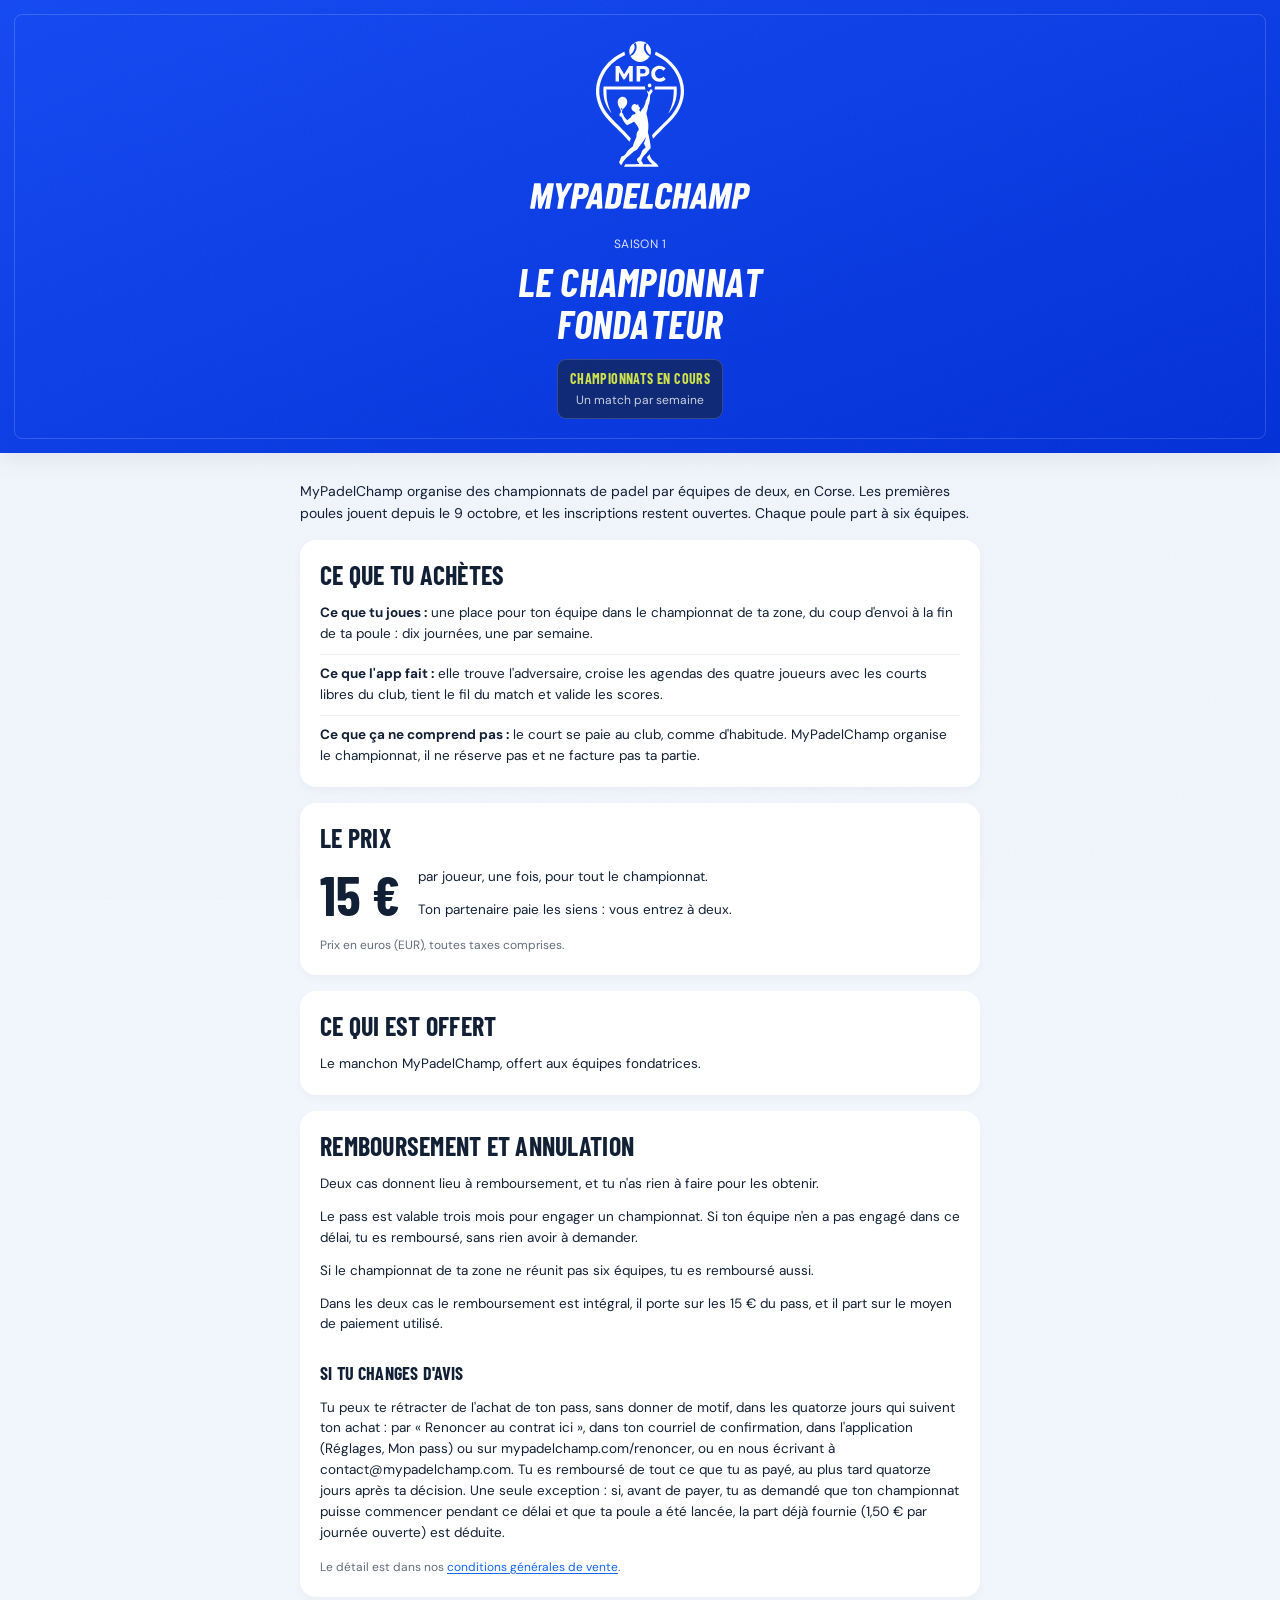
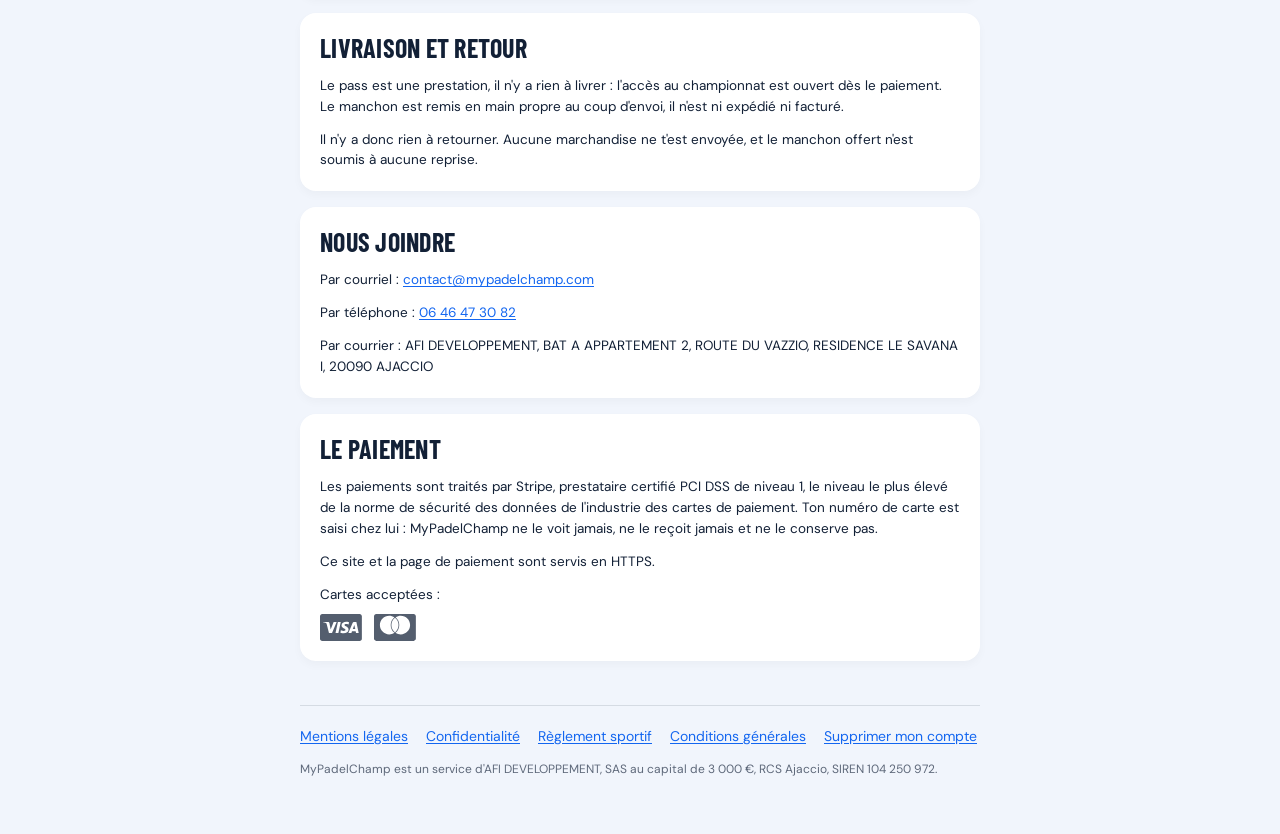
<file: index.html>
<!DOCTYPE html>
<html lang="fr">
<head>
<meta charset="utf-8">
<meta name="viewport" content="width=device-width, initial-scale=1">
<title>MyPadelChamp, championnats de padel par équipes en Corse</title>
<meta name="description" content="MyPadelChamp organise des championnats de padel par équipes de deux, en Corse. Le pass fondateur, ce qu'il comprend, son prix et ses conditions de remboursement.">
<link rel="canonical" href="https://mypadelchamp.com/">
<link rel="stylesheet" href="styles.css">
<link rel="icon" href="marque/blason.svg" type="image/svg+xml">
<!--
  Fiche produit, et non page de vente : ce site ne promet rien que l'application ne dise pas.
  Les textes du produit, la forme de l'affiche et la politique d'annulation sont ceux de
  l'écran d'offre et de la feuille de paiement de l'application.

  TROIS CHOSES À NE PAS PERDRE DE VUE EN MODIFIANT CETTE PAGE.

  1. Depuis le 12/10, la page ne porte plus de date de coup d'envoi : le 5 octobre est passé,
     les poules partent quand elles sont complètes. Le prix, la validité de trois mois, le
     remboursement et la rétractation reprennent les conditions générales (cgu-cgv.html) :
     ils se modifient ensemble, ou pas du tout.
  2. La politique d'annulation doit rester mot pour mot celle que le joueur coche avant de
     payer dans l'application. Deux textes qui divergent valent moins que pas de texte.
  3. Aucun chiffre qui ne puisse être prouvé : ni nombre d'inscrits, ni compte à rebours,
     ni témoignage.
-->
</head>
<body>

<header class="affiche">
  <img class="blason" src="marque/blason.svg" alt="">
  <img class="wordmark" src="marque/wordmark.svg" alt="MyPadelChamp">
  <p class="kicker">Saison 1</p>
  <h1>Le championnat<br>fondateur</h1>
  <div class="plaque">
    <p class="plaque-dates">Championnats en cours</p>
    <p class="plaque-ligne">Un match par semaine</p>
  </div>
</header>

<main class="page">

  <p class="accroche">MyPadelChamp organise des championnats de padel par équipes de deux, en Corse. Les premières poules jouent depuis le 9 octobre, et les inscriptions restent ouvertes. Chaque poule part à six équipes.</p>

  <section class="carte">
    <h2>Ce que tu achètes</h2>
    <p class="fait"><b>Ce que tu joues :</b> une place pour ton équipe dans le championnat de ta zone, du coup d'envoi à la fin de ta poule : dix journées, une par semaine.</p>
    <p class="fait"><b>Ce que l'app fait :</b> elle trouve l'adversaire, croise les agendas des quatre joueurs avec les courts libres du club, tient le fil du match et valide les scores.</p>
    <p class="fait"><b>Ce que ça ne comprend pas :</b> le court se paie au club, comme d'habitude. MyPadelChamp organise le championnat, il ne réserve pas et ne facture pas ta partie.</p>
  </section>

  <section class="carte">
    <h2>Le prix</h2>
    <div class="prix">
      <span class="montant">15 €</span>
      <div class="detail">
        <p>par joueur, une fois, pour tout le championnat.</p>
        <p>Ton partenaire paie les siens : vous entrez à deux.</p>
      </div>
    </div>
    <p class="note">Prix en euros (EUR), toutes taxes comprises.</p>
  </section>

  <section class="carte">
    <h2>Ce qui est offert</h2>
    <p>Le manchon MyPadelChamp, offert aux équipes fondatrices.</p>
  </section>

  <section class="carte">
    <h2>Remboursement et annulation</h2>
    <p>Deux cas donnent lieu à remboursement, et tu n'as rien à faire pour les obtenir.</p>
    <p>Le pass est valable trois mois pour engager un championnat. Si ton équipe n'en a pas engagé dans ce délai, tu es remboursé, sans rien avoir à demander.</p>
    <p>Si le championnat de ta zone ne réunit pas six équipes, tu es remboursé aussi.</p>
    <p>Dans les deux cas le remboursement est intégral, il porte sur les 15 € du pass, et il part sur le moyen de paiement utilisé.</p>
    <h3>Si tu changes d'avis</h3>
    <p>Tu peux te rétracter de l'achat de ton pass, sans donner de motif, dans les quatorze jours qui suivent ton achat : par « Renoncer au contrat ici », dans ton courriel de confirmation, dans l'application (Réglages, Mon pass) ou sur mypadelchamp.com/renoncer, ou en nous écrivant à contact@mypadelchamp.com. Tu es remboursé de tout ce que tu as payé, au plus tard quatorze jours après ta décision. Une seule exception : si, avant de payer, tu as demandé que ton championnat puisse commencer pendant ce délai et que ta poule a été lancée, la part déjà fournie (1,50 € par journée ouverte) est déduite.</p>
    <p class="note">Le détail est dans nos <a href="cgu-cgv.html">conditions générales de vente</a>.</p>
  </section>

  <section class="carte">
    <h2>Livraison et retour</h2>
    <p>Le pass est une prestation, il n'y a rien à livrer : l'accès au championnat est ouvert dès le paiement. Le manchon est remis en main propre au coup d'envoi, il n'est ni expédié ni facturé.</p>
    <p>Il n'y a donc rien à retourner. Aucune marchandise ne t'est envoyée, et le manchon offert n'est soumis à aucune reprise.</p>
  </section>

  <section class="carte">
    <h2>Nous joindre</h2>
    <p>Par courriel : <a href="mailto:contact@mypadelchamp.com">contact@mypadelchamp.com</a></p>
    <p>Par téléphone : <a href="tel:+33646473082">06 46 47 30 82</a></p>
    <p>Par courrier : AFI DEVELOPPEMENT, BAT A APPARTEMENT 2, ROUTE DU VAZZIO, RESIDENCE LE SAVANA I, 20090 AJACCIO</p>
  </section>

  <section class="carte">
    <h2>Le paiement</h2>
    <p>Les paiements sont traités par Stripe, prestataire certifié PCI DSS de niveau 1, le niveau le plus élevé de la norme de sécurité des données de l'industrie des cartes de paiement. Ton numéro de carte est saisi chez lui : MyPadelChamp ne le voit jamais, ne le reçoit jamais et ne le conserve pas.</p>
    <p>Ce site et la page de paiement sont servis en HTTPS.</p>
    <p>Cartes acceptées :</p>
    <p class="logos-cartes">
      <svg width="42" height="27" viewBox="0 0 780 500" aria-label="Visa"><path d="M654.2 279.8l-16.6-77.7-27.9 77.7h44.5z" fill="currentColor"/><path fill-rule="evenodd" clip-rule="evenodd" d="M41.5 0h694.6c22.9 0 41.5 19 41.5 42.4v414.7c0 23.4-18.6 42.4-41.5 42.4H41.5C18.6 499.5 0 480.5 0 457.1V42.4C0 19 18.6 0 41.5 0zm358.4 212c0-44.9 41.9-69.1 88.7-69.1 30 0 51.3 9.2 51.3 9.2L530.4 196s-19.5-9.9-43.5-9.9c-21.2 0-31.5 9.3-31.5 17.9 0 9.6 11.9 15.9 26.2 23.4 21.5 11.4 48.4 25.7 48.4 58.4 0 45.6-40.3 71.1-91.5 71.1-34.5 0-60.6-11.5-60.6-11.5l9.7-45.3s22.6 13.6 52.8 13.6c21.3 0 33.8-9.7 33.8-20.6 0-10.7-12.8-17.6-27.7-25.7-21.1-11.4-46.5-25.1-46.5-55.2zM59 152.8l1.1-6.6h89.4c12.9 0 23.5 7.8 25.5 21.5l22.7 119.3 55.6-140.8h56.1L222.9 353.2h-56.2l-41.9-161.7c-3.9-14.9-5.5-19.7-28.4-28C78.6 156.4 59 152.8 59 152.8zm229 200.4l44-206.1h53.4l-43.8 206.1H288zm317.5-188.1c5-12.1 11.8-19 24.7-19h45.1l43.2 207.1h-49.5l-6.6-31.4h-68.3l-10.9 31.4h-56.1l78.4-188.1z" fill="currentColor"/></svg>
      <svg width="42" height="27" viewBox="0 0 780 500" aria-label="Mastercard"><path fill-rule="evenodd" clip-rule="evenodd" d="M736 0H41.5C18.6 0 0 19 0 42.4v414.2C0 480 18.6 499 41.5 499H736c22.9 0 41.5-19 41.5-42.4V42.4C777.5 19 759 0 736 0zM283 378.5C187.4 378.5 109.6 300.9 109.6 205.1 109.6 109.7 187.4 32 283 32.1c34 0 67.5 10.1 95.8 28.9-90.6 74.2-91.3 214.3 0 288.5-28.3 18.6-61.8 28.9-95.8 28.9zm107-37.2c88.2-68.8 87.9-203 0-272.2-87.9 69.2-88.3 203.5 0 272.2zM497 32c95.6 0 173.4 77.7 173.4 173.1 0 95.8-77.8 173.3-173.4 173.2-33.8 0-67.5-10.1-95.8-28.9 91.6-73.8 90.3-214.3 0-288.5C429.6 42.3 463 32 497 32z" fill="currentColor"/></svg>
    </p>
  </section>

  <footer class="pied">
    <nav>
      <a href="mentions-legales.html">Mentions légales</a>
      <a href="confidentialite.html">Confidentialité</a>
      <a href="reglement-sportif.html">Règlement sportif</a>
      <a href="cgu-cgv.html">Conditions générales</a>
      <a href="suppression-de-compte.html">Supprimer mon compte</a>
    </nav>
    <p>MyPadelChamp est un service d'AFI DEVELOPPEMENT, SAS au capital de 3 000 €, RCS Ajaccio, SIREN 104 250 972.</p>
  </footer>

</main>

</body>
</html>
</file>
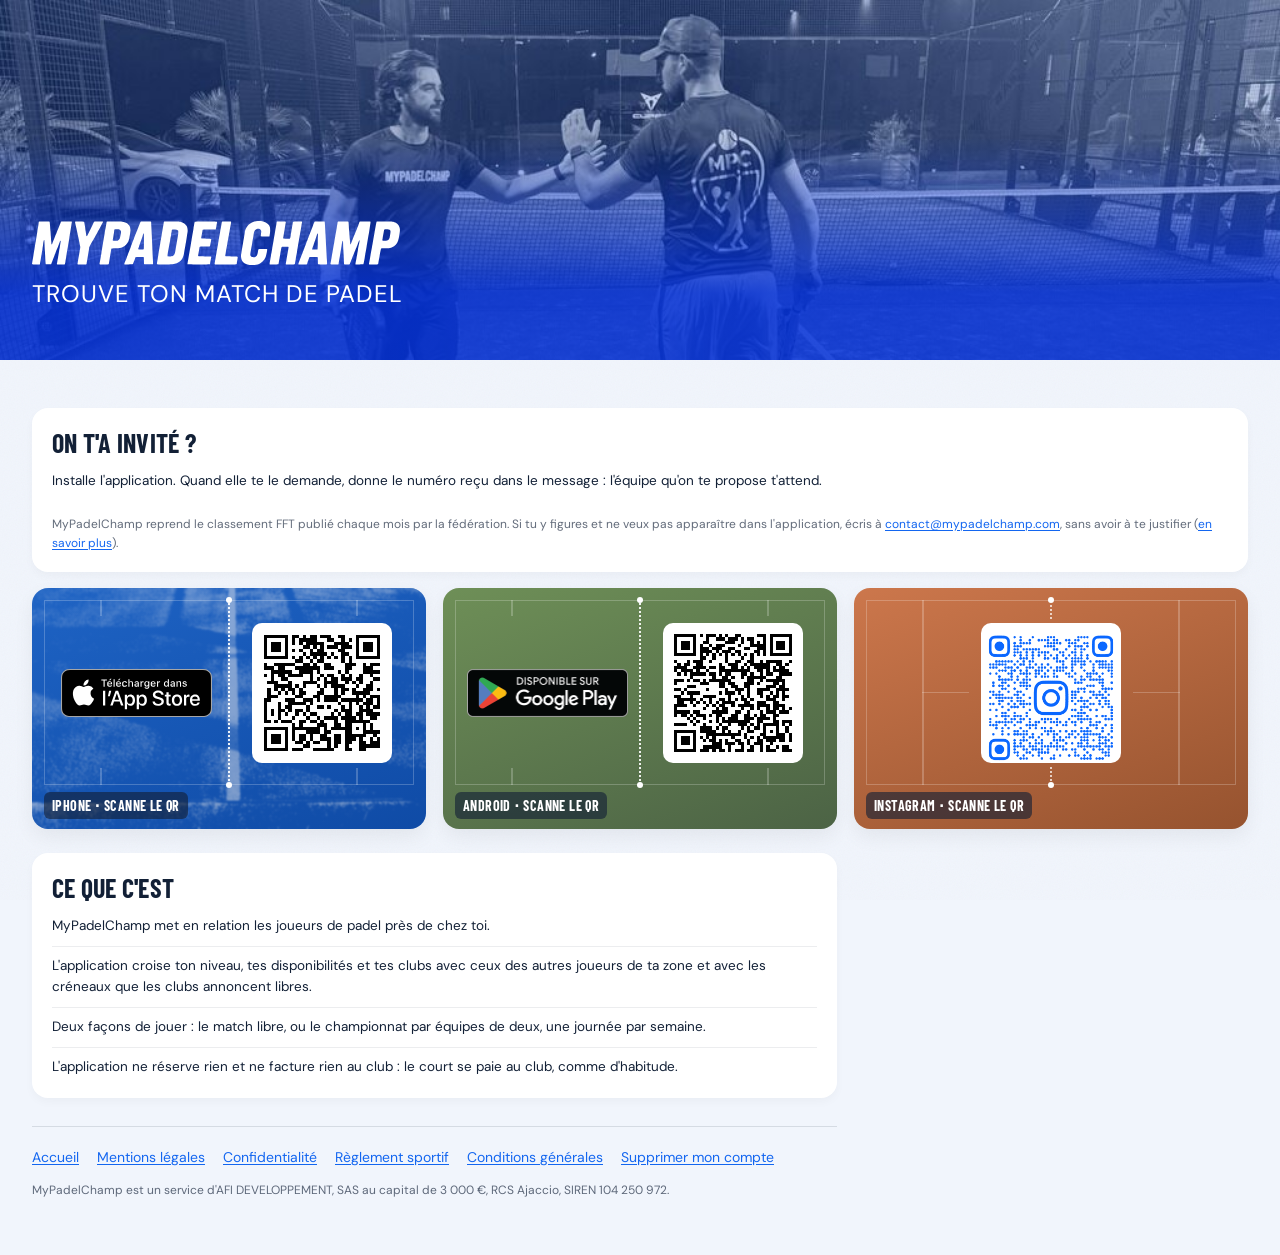
<file: app.html>
<!DOCTYPE html>
<html lang="fr">
<head>
<meta charset="utf-8">
<meta name="viewport" content="width=device-width, initial-scale=1">
<title>Télécharger MyPadelChamp</title>
<meta name="description" content="MyPadelChamp met en relation les joueurs de padel près de chez toi. L'application sur iPhone, bientôt sur Android, et le compte Instagram.">
<link rel="canonical" href="https://mypadelchamp.com/app">
<link rel="stylesheet" href="styles.css?v=20260923b">
<link rel="icon" href="marque/blason.svg" type="image/svg+xml">
<!--
  Page d'arrivée du QR code des affiches posées dans les clubs. Page vitrine, sans redirection :
  le site n'exécute aucun script, et c'est ce qui rend vraie la phrase de la politique de
  confidentialité sur les traceurs.

  Un terrain par information, vu du ciel au tracé réglementaire (10 x 20 m, lignes de service à
  6,95 m du filet). Les trois surfaces sont celles de l'app, prélevées sur des photos de terrains.

  La carte verte suit la carte App Store depuis la sortie Android du 22/09 : badge officiel de
  Google, rogné de sa marge transparente mais jamais redessiné (règles de marque de Google), et
  QR de la fiche sur ordinateur.
-->
</head>
<body>

<header class="bandeau-app">
  <img class="bandeau-photo" src="images/bandeau-app.jpg" alt="Deux joueurs se tapent dans la main sur un court de padel">
  <div class="bandeau-texte">
    <h1><img src="marque/wordmark.svg" alt="MyPadelChamp"></h1>
    <p>Trouve ton match de padel</p>
  </div>
</header>

<main class="page page-app">

  <!-- Le bloc de l'invitation : fixe, sans script (le site n'en exécute aucun). Le numéro est dans le
       message reçu ; l'application le demande à la première ouverture. Les deux dernières phrases disent
       d'où vient le classement et comment ne plus y figurer. -->
  <section class="carte invitation">
    <h2>On t'a invité ?</h2>
    <p class="fait">Installe l'application. Quand elle te le demande, donne le numéro reçu dans le message : l'équipe qu'on te propose t'attend.</p>
    <p class="note">MyPadelChamp reprend le classement FFT publié chaque mois par la fédération. Si tu y figures et ne veux pas apparaître dans l'application, écris à <a href="mailto:contact@mypadelchamp.com">contact@mypadelchamp.com</a>, sans avoir à te justifier (<a href="confidentialite.html#classement-fft">en savoir plus</a>).</p>
  </section>

  <div class="terrains">

    <a class="terrain terrain-sable terrain-apple" href="https://apps.apple.com/fr/app/mypadelchamp/id6810752481">
      <span class="court">
        <span class="l-cadre"></span>
        <span class="l-service-g"></span><span class="l-service-d"></span>
        <span class="l-centre-g"></span><span class="l-centre-d"></span>
        <span class="l-filet-h"></span><span class="l-filet-b"></span>
        <span class="poteau poteau-h"></span><span class="poteau poteau-b"></span>
        <span class="centre centre-seul"><img class="badge-app-store" src="marque/app-store-fr-noir.svg" alt="Télécharger dans l'App Store"></span>
        <span class="camps">
          <span class="camp"><img class="badge-app-store" src="marque/app-store-fr-noir.svg" alt="Télécharger dans l'App Store"></span>
          <span class="camp"><span class="qr qr-marge"><img src="images/qr-app-store.png" alt="QR code de la fiche App Store de MyPadelChamp"></span></span>
        </span>
      </span>
      <span class="zone-technique">iPhone · <span class="geste-tel">touche le badge</span><span class="geste-ordi">scanne le QR</span></span>
    </a>

    <a class="terrain terrain-gazon terrain-google" href="https://play.google.com/store/apps/details?id=com.mypadelchamp.app">
      <span class="court">
        <span class="l-cadre"></span>
        <span class="l-service-g"></span><span class="l-service-d"></span>
        <span class="l-centre-g"></span><span class="l-centre-d"></span>
        <span class="l-filet-h"></span><span class="l-filet-b"></span>
        <span class="poteau poteau-h"></span><span class="poteau poteau-b"></span>
        <span class="centre centre-seul"><img class="badge-google-play" src="marque/google-play-fr.png" alt="Disponible sur Google Play"></span>
        <span class="camps">
          <span class="camp"><img class="badge-google-play" src="marque/google-play-fr.png" alt="Disponible sur Google Play"></span>
          <span class="camp"><span class="qr qr-marge"><img src="images/qr-google-play.png" alt="QR code de la fiche Google Play de MyPadelChamp"></span></span>
        </span>
      </span>
      <span class="zone-technique">Android · <span class="geste-tel">touche le badge</span><span class="geste-ordi">scanne le QR</span></span>
    </a>

    <a class="terrain terrain-terre terrain-instagram" href="https://www.instagram.com/mypadelchamp">
      <span class="court">
        <span class="l-cadre"></span>
        <span class="l-service-g"></span><span class="l-service-d"></span>
        <span class="l-centre-g"></span><span class="l-centre-d"></span>
        <span class="l-filet-h"></span><span class="l-filet-b"></span>
        <span class="poteau poteau-h"></span><span class="poteau poteau-b"></span>
        <span class="centre"><span class="qr"><img src="images/qr-instagram.png" alt="QR code du compte Instagram @mypadelchamp"></span></span>
      </span>
      <span class="zone-technique">Instagram · <span class="geste-tel">touche pour nous suivre</span><span class="geste-ordi">scanne le QR</span></span>
    </a>

  </div>

  <div class="app-colonne">

    <section class="carte">
      <h2>Ce que c'est</h2>
      <p class="fait">MyPadelChamp met en relation les joueurs de padel près de chez toi.</p>
      <p class="fait">L'application croise ton niveau, tes disponibilités et tes clubs avec ceux des autres joueurs de ta zone et avec les créneaux que les clubs annoncent libres.</p>
      <p class="fait">Deux façons de jouer : le match libre, ou le championnat par équipes de deux, une journée par semaine.</p>
      <p class="fait">L'application ne réserve rien et ne facture rien au club : le court se paie au club, comme d'habitude.</p>
    </section>

    <footer class="pied">
      <nav>
        <a href="index.html">Accueil</a>
        <a href="mentions-legales.html">Mentions légales</a>
        <a href="confidentialite.html">Confidentialité</a>
        <a href="reglement-sportif.html">Règlement sportif</a>
        <a href="cgu-cgv.html">Conditions générales</a>
        <a href="suppression-de-compte.html">Supprimer mon compte</a>
      </nav>
      <p>MyPadelChamp est un service d'AFI DEVELOPPEMENT, SAS au capital de 3 000 €, RCS Ajaccio, SIREN 104 250 972.</p>
    </footer>

  </div>

</main>

</body>
</html>
</file>
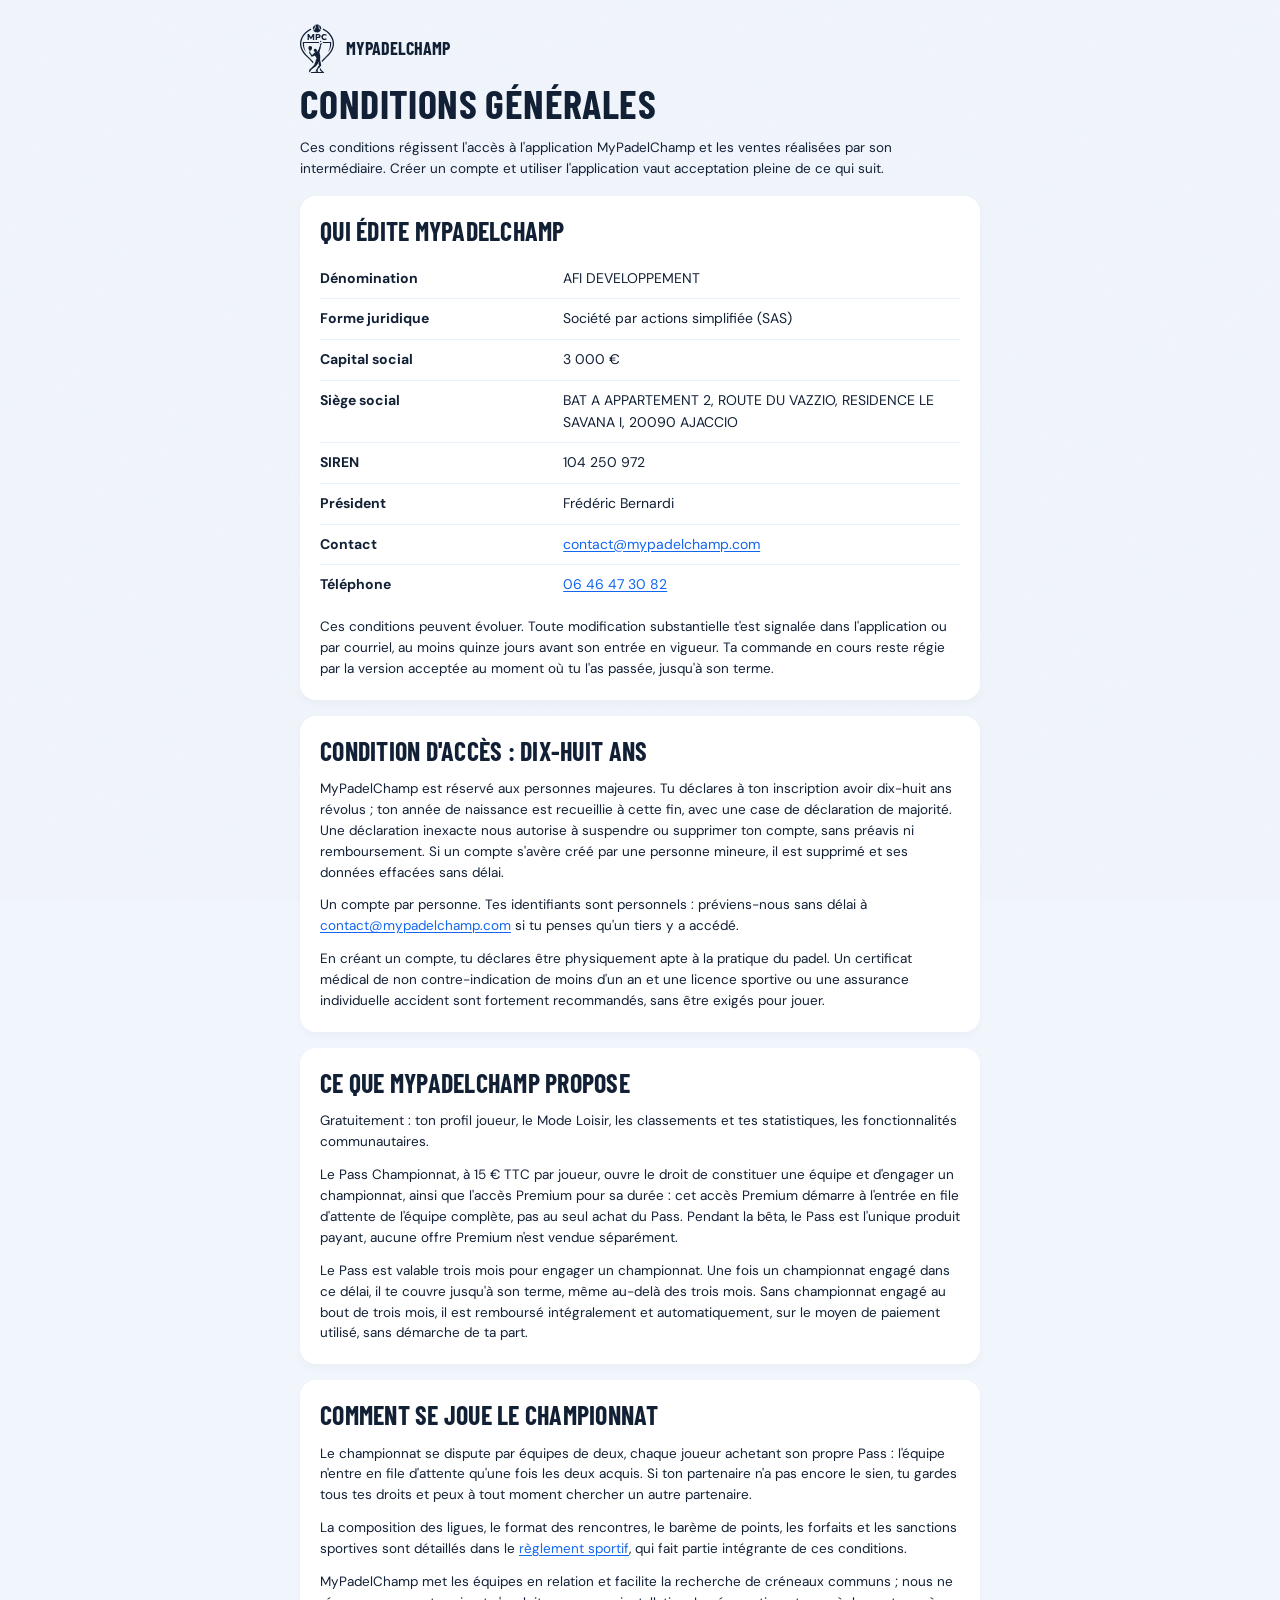
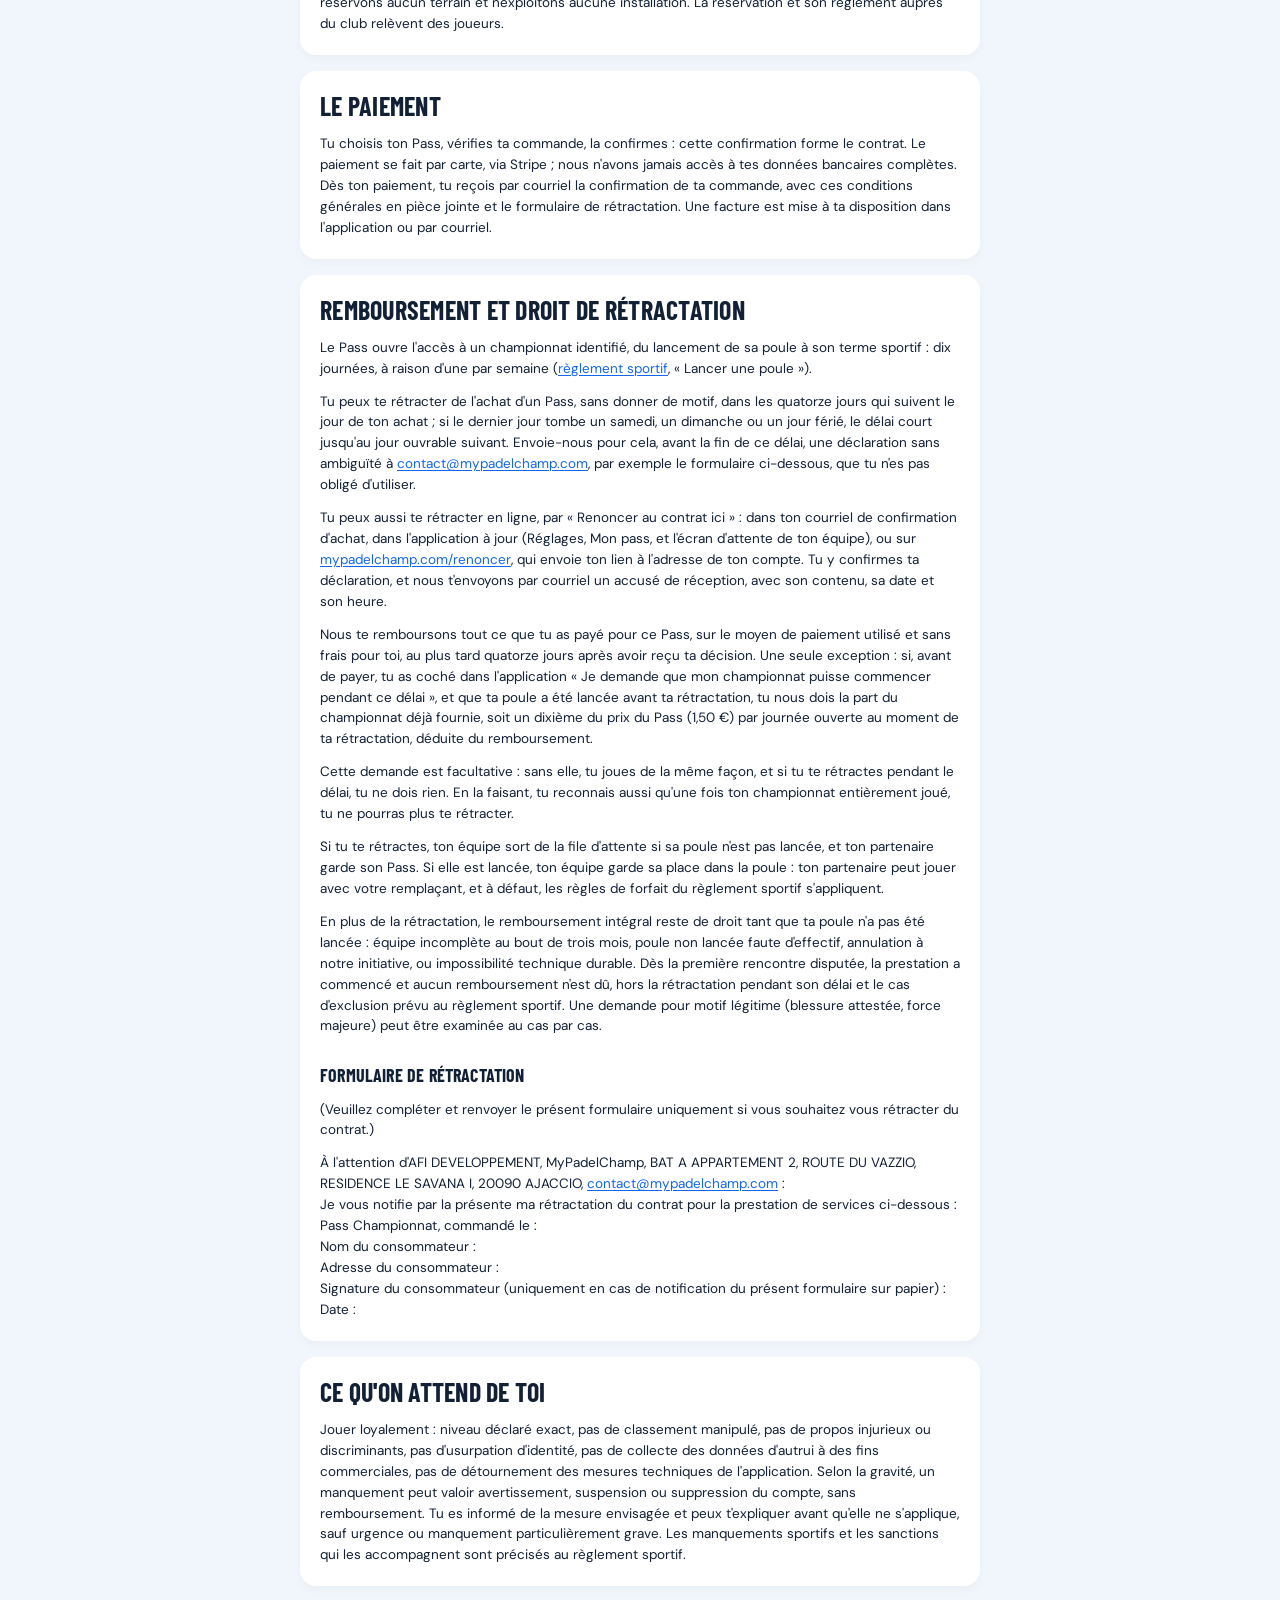
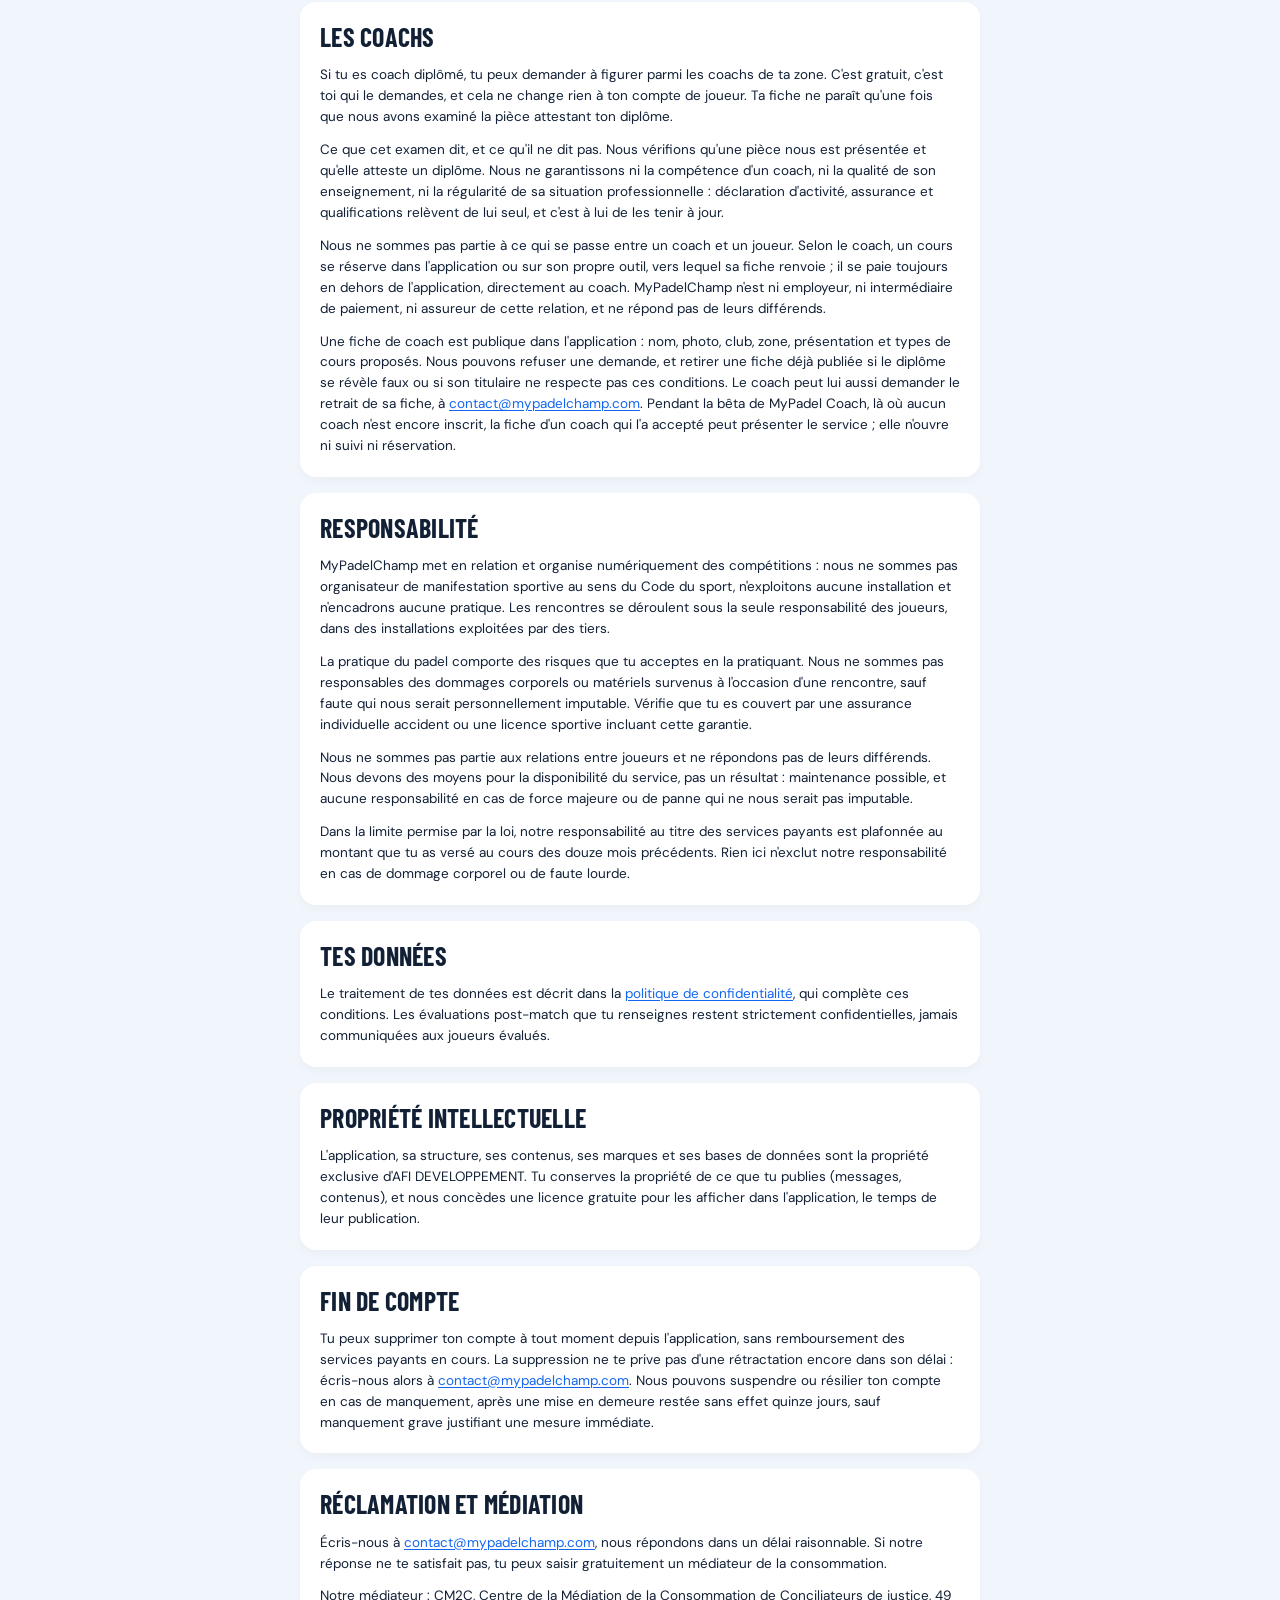
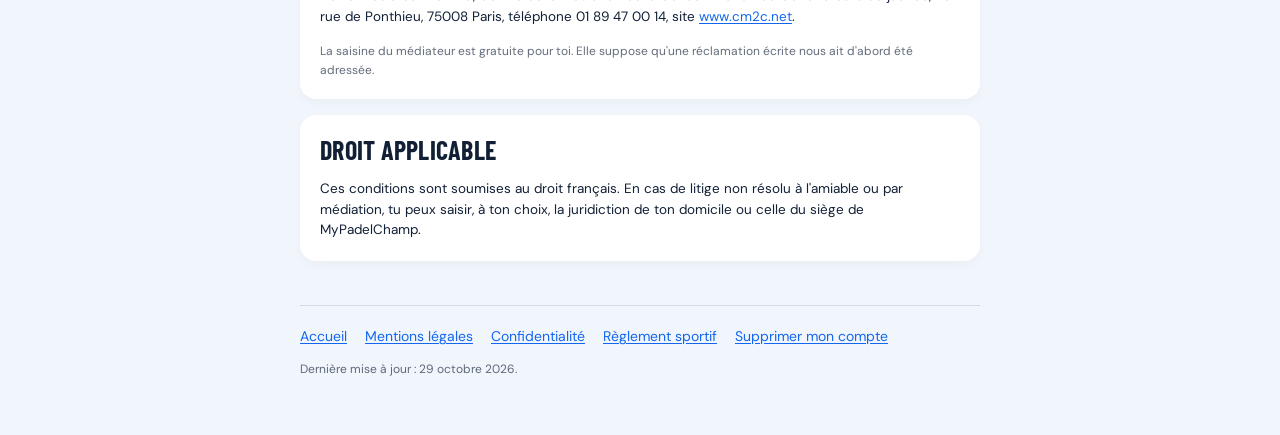
<file: cgu-cgv.html>
<!DOCTYPE html>
<html lang="fr">
<head>
<meta charset="utf-8">
<meta name="viewport" content="width=device-width, initial-scale=1">
<title>Conditions générales, MyPadelChamp</title>
<meta name="description" content="Conditions générales d'utilisation et de vente de MyPadelChamp : inscription, Pass Championnat, paiement, remboursement et rétractation.">
<link rel="canonical" href="https://mypadelchamp.com/cgu-cgv">
<link rel="stylesheet" href="styles.css">
<link rel="icon" href="marque/blason.svg" type="image/svg+xml">
<!--
  Trois valeurs doivent rester identiques au code, au règlement sportif et aux mentions légales :
  le Pass à 15 euros TTC, sa validité de trois mois, et la durée d'une poule (dix journées, une par
  semaine). Toute divergence entre cette page et le règlement sportif est un défaut. Le plafond de
  dix jours pour le lancement a été retiré le 2026-09-12 : aucune jauge ne le faisait respecter.

  Version anticipée de la rétractation (S46c, décision de Derek du 2026-10-26, S46c-1) : en vigueur le jour
  de sa publication. La balise DATE_DE_PUBLICATION du pied se remplace le jour du push ; la même date, au format
  AAAA-MM-JJ, est l'identifiant de version (`app_settings.cgv_versions`, `registrations.cgv_version`, PDF joint).
-->
</head>
<body>

<div class="page">

  <div class="entete">
    <img src="marque/blason.svg" alt="">
    <a href="index.html">MyPadelChamp</a>
  </div>

  <h1>Conditions générales</h1>
  <p>Ces conditions régissent l'accès à l'application MyPadelChamp et les ventes réalisées par son intermédiaire. Créer un compte et utiliser l'application vaut acceptation pleine de ce qui suit.</p>

  <section class="carte">
    <h2>Qui édite MyPadelChamp</h2>
    <table class="mentions">
      <tbody>
        <tr><th>Dénomination</th><td>AFI DEVELOPPEMENT</td></tr>
        <tr><th>Forme juridique</th><td>Société par actions simplifiée (SAS)</td></tr>
        <tr><th>Capital social</th><td>3 000 €</td></tr>
        <tr><th>Siège social</th><td>BAT A APPARTEMENT 2, ROUTE DU VAZZIO, RESIDENCE LE SAVANA I, 20090 AJACCIO</td></tr>
        <tr><th>SIREN</th><td>104 250 972</td></tr>
        <tr><th>Président</th><td>Frédéric Bernardi</td></tr>
        <tr><th>Contact</th><td><a href="mailto:contact@mypadelchamp.com">contact@mypadelchamp.com</a></td></tr>
        <tr><th>Téléphone</th><td><a href="tel:+33646473082">06 46 47 30 82</a></td></tr>
      </tbody>
    </table>
    <p>Ces conditions peuvent évoluer. Toute modification substantielle t'est signalée dans l'application ou par courriel, au moins quinze jours avant son entrée en vigueur. Ta commande en cours reste régie par la version acceptée au moment où tu l'as passée, jusqu'à son terme.</p>
  </section>

  <section class="carte">
    <h2>Condition d'accès : dix-huit ans</h2>
    <p>MyPadelChamp est réservé aux personnes majeures. Tu déclares à ton inscription avoir dix-huit ans révolus ; ton année de naissance est recueillie à cette fin, avec une case de déclaration de majorité. Une déclaration inexacte nous autorise à suspendre ou supprimer ton compte, sans préavis ni remboursement. Si un compte s'avère créé par une personne mineure, il est supprimé et ses données effacées sans délai.</p>
    <p>Un compte par personne. Tes identifiants sont personnels : préviens-nous sans délai à <a href="mailto:contact@mypadelchamp.com">contact@mypadelchamp.com</a> si tu penses qu'un tiers y a accédé.</p>
    <p>En créant un compte, tu déclares être physiquement apte à la pratique du padel. Un certificat médical de non contre-indication de moins d'un an et une licence sportive ou une assurance individuelle accident sont fortement recommandés, sans être exigés pour jouer.</p>
  </section>

  <section class="carte">
    <h2>Ce que MyPadelChamp propose</h2>
    <p>Gratuitement : ton profil joueur, le Mode Loisir, les classements et tes statistiques, les fonctionnalités communautaires.</p>
    <p>Le Pass Championnat, à 15 € TTC par joueur, ouvre le droit de constituer une équipe et d'engager un championnat, ainsi que l'accès Premium pour sa durée : cet accès Premium démarre à l'entrée en file d'attente de l'équipe complète, pas au seul achat du Pass. Pendant la bêta, le Pass est l'unique produit payant, aucune offre Premium n'est vendue séparément.</p>
    <p>Le Pass est valable trois mois pour engager un championnat. Une fois un championnat engagé dans ce délai, il te couvre jusqu'à son terme, même au-delà des trois mois. Sans championnat engagé au bout de trois mois, il est remboursé intégralement et automatiquement, sur le moyen de paiement utilisé, sans démarche de ta part.</p>
  </section>

  <section class="carte">
    <h2>Comment se joue le championnat</h2>
    <p>Le championnat se dispute par équipes de deux, chaque joueur achetant son propre Pass : l'équipe n'entre en file d'attente qu'une fois les deux acquis. Si ton partenaire n'a pas encore le sien, tu gardes tous tes droits et peux à tout moment chercher un autre partenaire.</p>
    <p>La composition des ligues, le format des rencontres, le barème de points, les forfaits et les sanctions sportives sont détaillés dans le <a href="reglement-sportif.html">règlement sportif</a>, qui fait partie intégrante de ces conditions.</p>
    <p>MyPadelChamp met les équipes en relation et facilite la recherche de créneaux communs ; nous ne réservons aucun terrain et n'exploitons aucune installation. La réservation et son règlement auprès du club relèvent des joueurs.</p>
  </section>

  <section class="carte">
    <h2>Le paiement</h2>
    <p>Tu choisis ton Pass, vérifies ta commande, la confirmes : cette confirmation forme le contrat. Le paiement se fait par carte, via Stripe ; nous n'avons jamais accès à tes données bancaires complètes. Dès ton paiement, tu reçois par courriel la confirmation de ta commande, avec ces conditions générales en pièce jointe et le formulaire de rétractation. Une facture est mise à ta disposition dans l'application ou par courriel.</p>
  </section>

  <section class="carte">
    <h2>Remboursement et droit de rétractation</h2>
    <p>Le Pass ouvre l'accès à un championnat identifié, du lancement de sa poule à son terme sportif : dix journées, à raison d'une par semaine (<a href="reglement-sportif.html">règlement sportif</a>, « Lancer une poule »).</p>
    <p>Tu peux te rétracter de l'achat d'un Pass, sans donner de motif, dans les quatorze jours qui suivent le jour de ton achat ; si le dernier jour tombe un samedi, un dimanche ou un jour férié, le délai court jusqu'au jour ouvrable suivant. Envoie-nous pour cela, avant la fin de ce délai, une déclaration sans ambiguïté à <a href="mailto:contact@mypadelchamp.com">contact@mypadelchamp.com</a>, par exemple le formulaire ci-dessous, que tu n'es pas obligé d'utiliser.</p>
    <p>Tu peux aussi te rétracter en ligne, par « Renoncer au contrat ici » : dans ton courriel de confirmation d'achat, dans l'application à jour (Réglages, Mon pass, et l'écran d'attente de ton équipe), ou sur <a href="renoncer.html">mypadelchamp.com/renoncer</a>, qui envoie ton lien à l'adresse de ton compte. Tu y confirmes ta déclaration, et nous t'envoyons par courriel un accusé de réception, avec son contenu, sa date et son heure.</p>
    <p>Nous te remboursons tout ce que tu as payé pour ce Pass, sur le moyen de paiement utilisé et sans frais pour toi, au plus tard quatorze jours après avoir reçu ta décision. Une seule exception : si, avant de payer, tu as coché dans l'application « Je demande que mon championnat puisse commencer pendant ce délai », et que ta poule a été lancée avant ta rétractation, tu nous dois la part du championnat déjà fournie, soit un dixième du prix du Pass (1,50 €) par journée ouverte au moment de ta rétractation, déduite du remboursement.</p>
    <p>Cette demande est facultative : sans elle, tu joues de la même façon, et si tu te rétractes pendant le délai, tu ne dois rien. En la faisant, tu reconnais aussi qu'une fois ton championnat entièrement joué, tu ne pourras plus te rétracter.</p>
    <p>Si tu te rétractes, ton équipe sort de la file d'attente si sa poule n'est pas lancée, et ton partenaire garde son Pass. Si elle est lancée, ton équipe garde sa place dans la poule : ton partenaire peut jouer avec votre remplaçant, et à défaut, les règles de forfait du règlement sportif s'appliquent.</p>
    <p>En plus de la rétractation, le remboursement intégral reste de droit tant que ta poule n'a pas été lancée : équipe incomplète au bout de trois mois, poule non lancée faute d'effectif, annulation à notre initiative, ou impossibilité technique durable. Dès la première rencontre disputée, la prestation a commencé et aucun remboursement n'est dû, hors la rétractation pendant son délai et le cas d'exclusion prévu au règlement sportif. Une demande pour motif légitime (blessure attestée, force majeure) peut être examinée au cas par cas.</p>
    <h3>Formulaire de rétractation</h3>
    <p>(Veuillez compléter et renvoyer le présent formulaire uniquement si vous souhaitez vous rétracter du contrat.)</p>
    <p>À l'attention d'AFI DEVELOPPEMENT, MyPadelChamp, BAT A APPARTEMENT 2, ROUTE DU VAZZIO, RESIDENCE LE SAVANA I, 20090 AJACCIO, <a href="mailto:contact@mypadelchamp.com">contact@mypadelchamp.com</a> :<br>
    Je vous notifie par la présente ma rétractation du contrat pour la prestation de services ci-dessous :<br>
    Pass Championnat, commandé le :<br>
    Nom du consommateur :<br>
    Adresse du consommateur :<br>
    Signature du consommateur (uniquement en cas de notification du présent formulaire sur papier) :<br>
    Date :</p>
  </section>

  <section class="carte">
    <h2>Ce qu'on attend de toi</h2>
    <p>Jouer loyalement : niveau déclaré exact, pas de classement manipulé, pas de propos injurieux ou discriminants, pas d'usurpation d'identité, pas de collecte des données d'autrui à des fins commerciales, pas de détournement des mesures techniques de l'application. Selon la gravité, un manquement peut valoir avertissement, suspension ou suppression du compte, sans remboursement. Tu es informé de la mesure envisagée et peux t'expliquer avant qu'elle ne s'applique, sauf urgence ou manquement particulièrement grave. Les manquements sportifs et les sanctions qui les accompagnent sont précisés au règlement sportif.</p>
  </section>

  <section class="carte">
    <h2>Les coachs</h2>
    <p>Si tu es coach diplômé, tu peux demander à figurer parmi les coachs de ta zone. C'est gratuit, c'est toi qui le demandes, et cela ne change rien à ton compte de joueur. Ta fiche ne paraît qu'une fois que nous avons examiné la pièce attestant ton diplôme.</p>
    <p>Ce que cet examen dit, et ce qu'il ne dit pas. Nous vérifions qu'une pièce nous est présentée et qu'elle atteste un diplôme. Nous ne garantissons ni la compétence d'un coach, ni la qualité de son enseignement, ni la régularité de sa situation professionnelle : déclaration d'activité, assurance et qualifications relèvent de lui seul, et c'est à lui de les tenir à jour.</p>
    <p>Nous ne sommes pas partie à ce qui se passe entre un coach et un joueur. Selon le coach, un cours se réserve dans l'application ou sur son propre outil, vers lequel sa fiche renvoie ; il se paie toujours en dehors de l'application, directement au coach. MyPadelChamp n'est ni employeur, ni intermédiaire de paiement, ni assureur de cette relation, et ne répond pas de leurs différends.</p>
    <p>Une fiche de coach est publique dans l'application : nom, photo, club, zone, présentation et types de cours proposés. Nous pouvons refuser une demande, et retirer une fiche déjà publiée si le diplôme se révèle faux ou si son titulaire ne respecte pas ces conditions. Le coach peut lui aussi demander le retrait de sa fiche, à <a href="mailto:contact@mypadelchamp.com">contact@mypadelchamp.com</a>. Pendant la bêta de MyPadel Coach, là où aucun coach n'est encore inscrit, la fiche d'un coach qui l'a accepté peut présenter le service ; elle n'ouvre ni suivi ni réservation.</p>
  </section>

  <section class="carte">
    <h2>Responsabilité</h2>
    <p>MyPadelChamp met en relation et organise numériquement des compétitions : nous ne sommes pas organisateur de manifestation sportive au sens du Code du sport, n'exploitons aucune installation et n'encadrons aucune pratique. Les rencontres se déroulent sous la seule responsabilité des joueurs, dans des installations exploitées par des tiers.</p>
    <p>La pratique du padel comporte des risques que tu acceptes en la pratiquant. Nous ne sommes pas responsables des dommages corporels ou matériels survenus à l'occasion d'une rencontre, sauf faute qui nous serait personnellement imputable. Vérifie que tu es couvert par une assurance individuelle accident ou une licence sportive incluant cette garantie.</p>
    <p>Nous ne sommes pas partie aux relations entre joueurs et ne répondons pas de leurs différends. Nous devons des moyens pour la disponibilité du service, pas un résultat : maintenance possible, et aucune responsabilité en cas de force majeure ou de panne qui ne nous serait pas imputable.</p>
    <p>Dans la limite permise par la loi, notre responsabilité au titre des services payants est plafonnée au montant que tu as versé au cours des douze mois précédents. Rien ici n'exclut notre responsabilité en cas de dommage corporel ou de faute lourde.</p>
  </section>

  <section class="carte">
    <h2>Tes données</h2>
    <p>Le traitement de tes données est décrit dans la <a href="confidentialite.html">politique de confidentialité</a>, qui complète ces conditions. Les évaluations post-match que tu renseignes restent strictement confidentielles, jamais communiquées aux joueurs évalués.</p>
  </section>

  <section class="carte">
    <h2>Propriété intellectuelle</h2>
    <p>L'application, sa structure, ses contenus, ses marques et ses bases de données sont la propriété exclusive d'AFI DEVELOPPEMENT. Tu conserves la propriété de ce que tu publies (messages, contenus), et nous concèdes une licence gratuite pour les afficher dans l'application, le temps de leur publication.</p>
  </section>

  <section class="carte">
    <h2>Fin de compte</h2>
    <p>Tu peux supprimer ton compte à tout moment depuis l'application, sans remboursement des services payants en cours. La suppression ne te prive pas d'une rétractation encore dans son délai : écris-nous alors à <a href="mailto:contact@mypadelchamp.com">contact@mypadelchamp.com</a>. Nous pouvons suspendre ou résilier ton compte en cas de manquement, après une mise en demeure restée sans effet quinze jours, sauf manquement grave justifiant une mesure immédiate.</p>
  </section>

  <section class="carte">
    <h2>Réclamation et médiation</h2>
    <p>Écris-nous à <a href="mailto:contact@mypadelchamp.com">contact@mypadelchamp.com</a>, nous répondons dans un délai raisonnable. Si notre réponse ne te satisfait pas, tu peux saisir gratuitement un médiateur de la consommation.</p>
    <p>Notre médiateur : CM2C, Centre de la Médiation de la Consommation de Conciliateurs de justice, 49 rue de Ponthieu, 75008 Paris, téléphone 01 89 47 00 14, site <a href="https://www.cm2c.net">www.cm2c.net</a>.</p>
    <p class="note">La saisine du médiateur est gratuite pour toi. Elle suppose qu'une réclamation écrite nous ait d'abord été adressée.</p>
  </section>

  <section class="carte">
    <h2>Droit applicable</h2>
    <p>Ces conditions sont soumises au droit français. En cas de litige non résolu à l'amiable ou par médiation, tu peux saisir, à ton choix, la juridiction de ton domicile ou celle du siège de MyPadelChamp.</p>
  </section>

  <footer class="pied">
    <nav>
      <a href="index.html">Accueil</a>
      <a href="mentions-legales.html">Mentions légales</a>
      <a href="confidentialite.html">Confidentialité</a>
      <a href="reglement-sportif.html">Règlement sportif</a>
      <a href="suppression-de-compte.html">Supprimer mon compte</a>
    </nav>
    <p>Dernière mise à jour : 29 octobre 2026.</p>
  </footer>

</div>

</body>
</html>
</file>
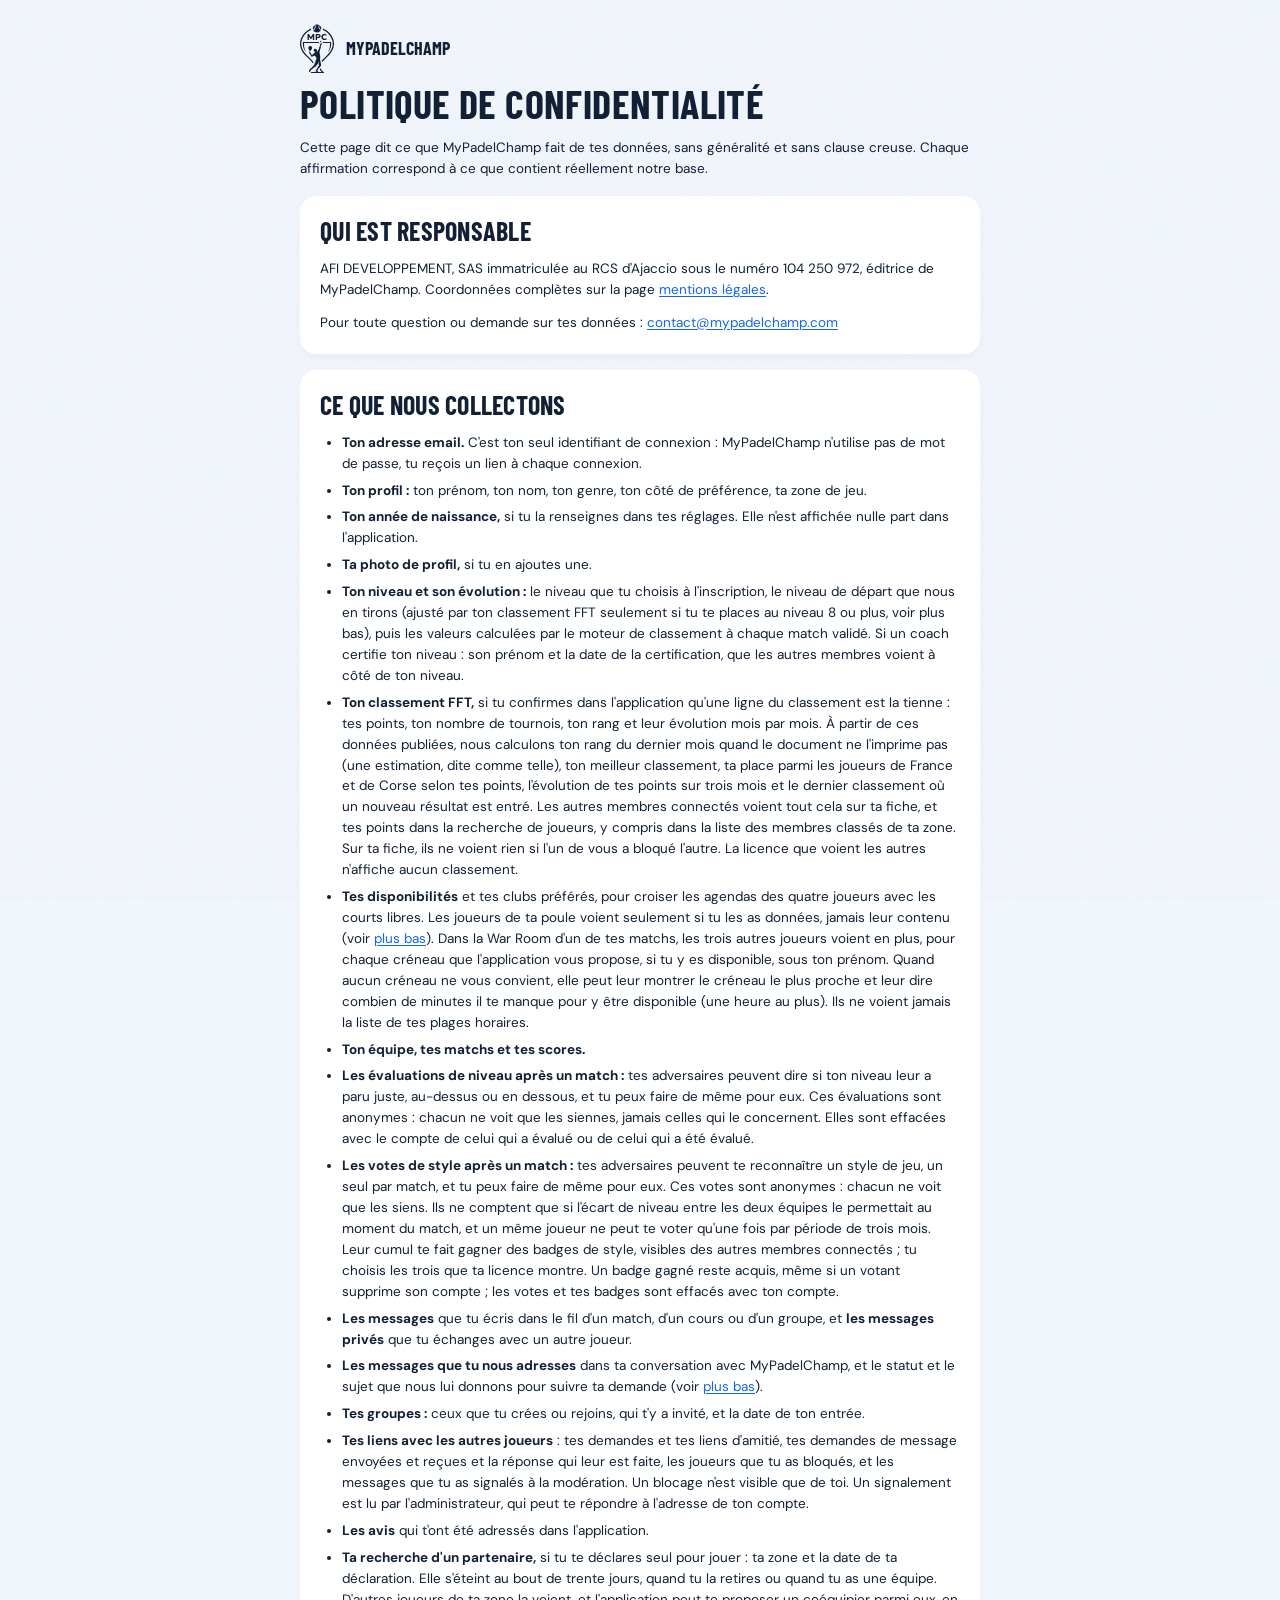
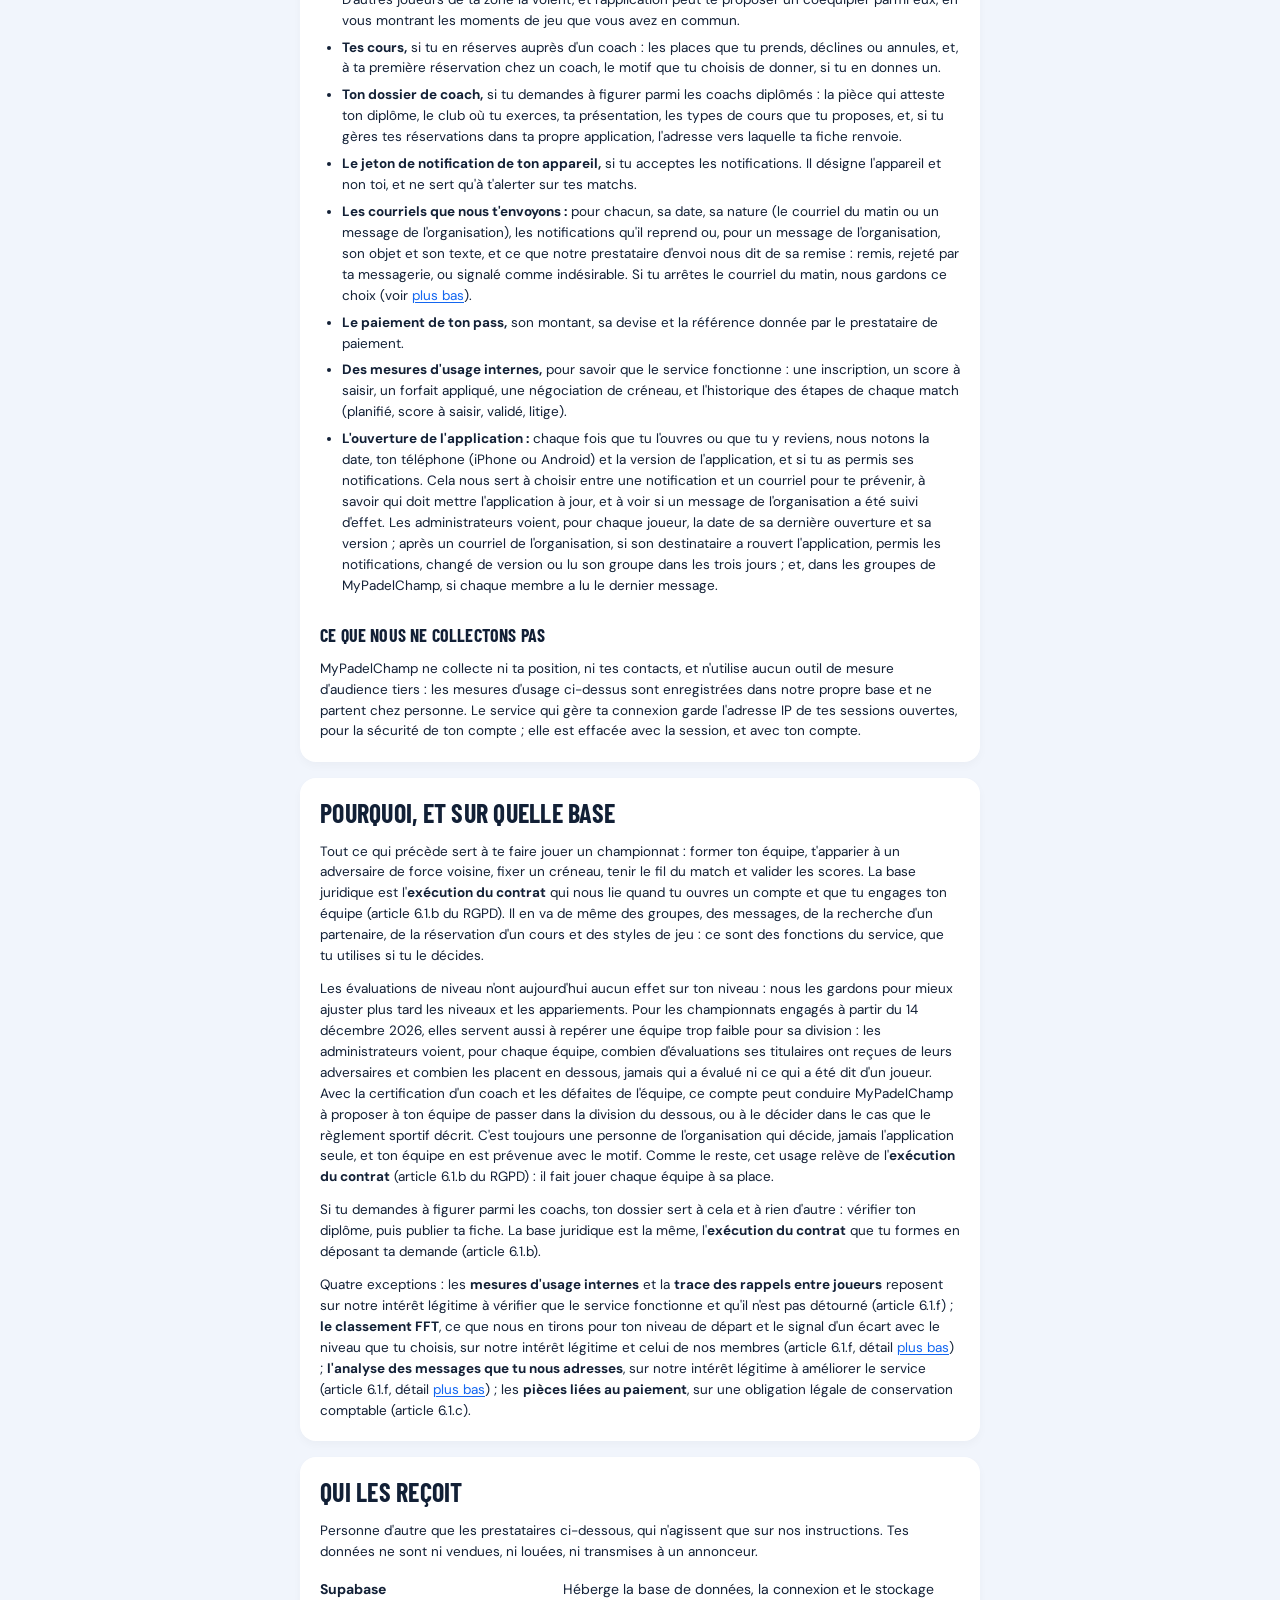
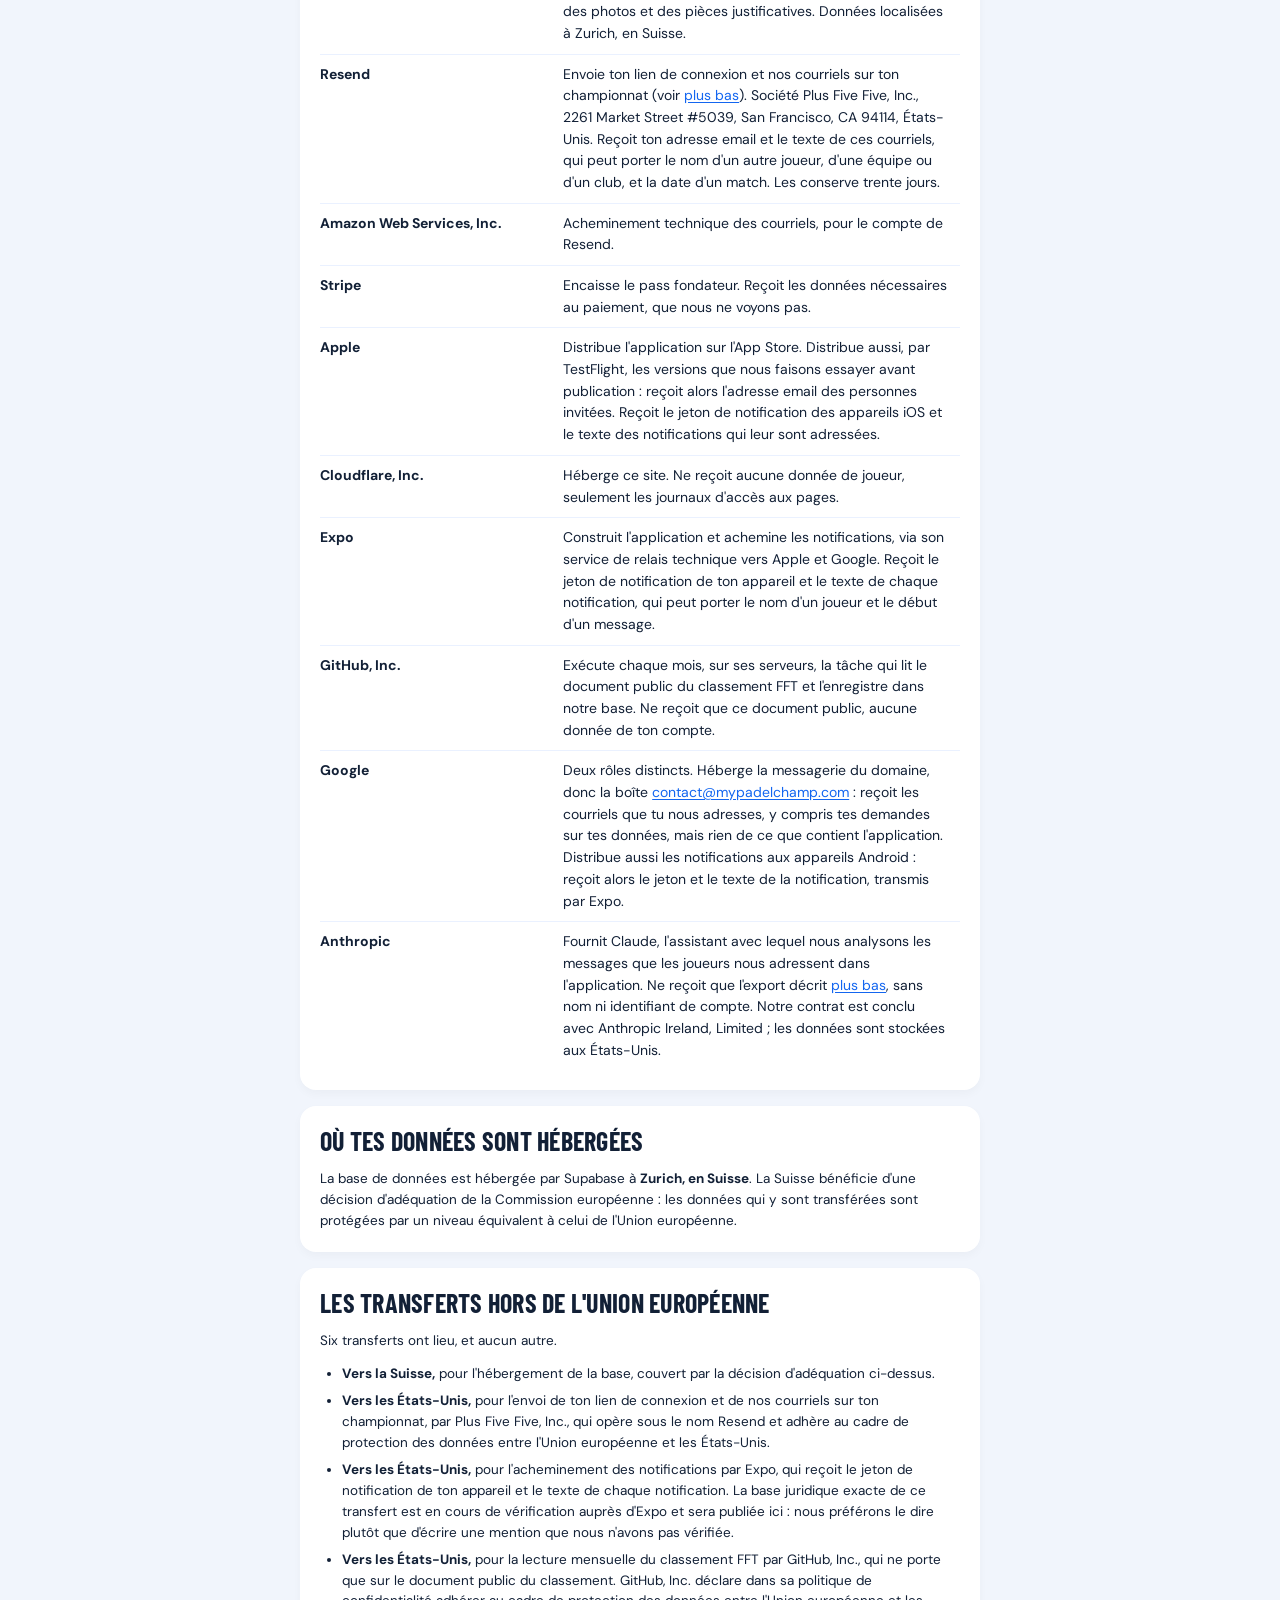
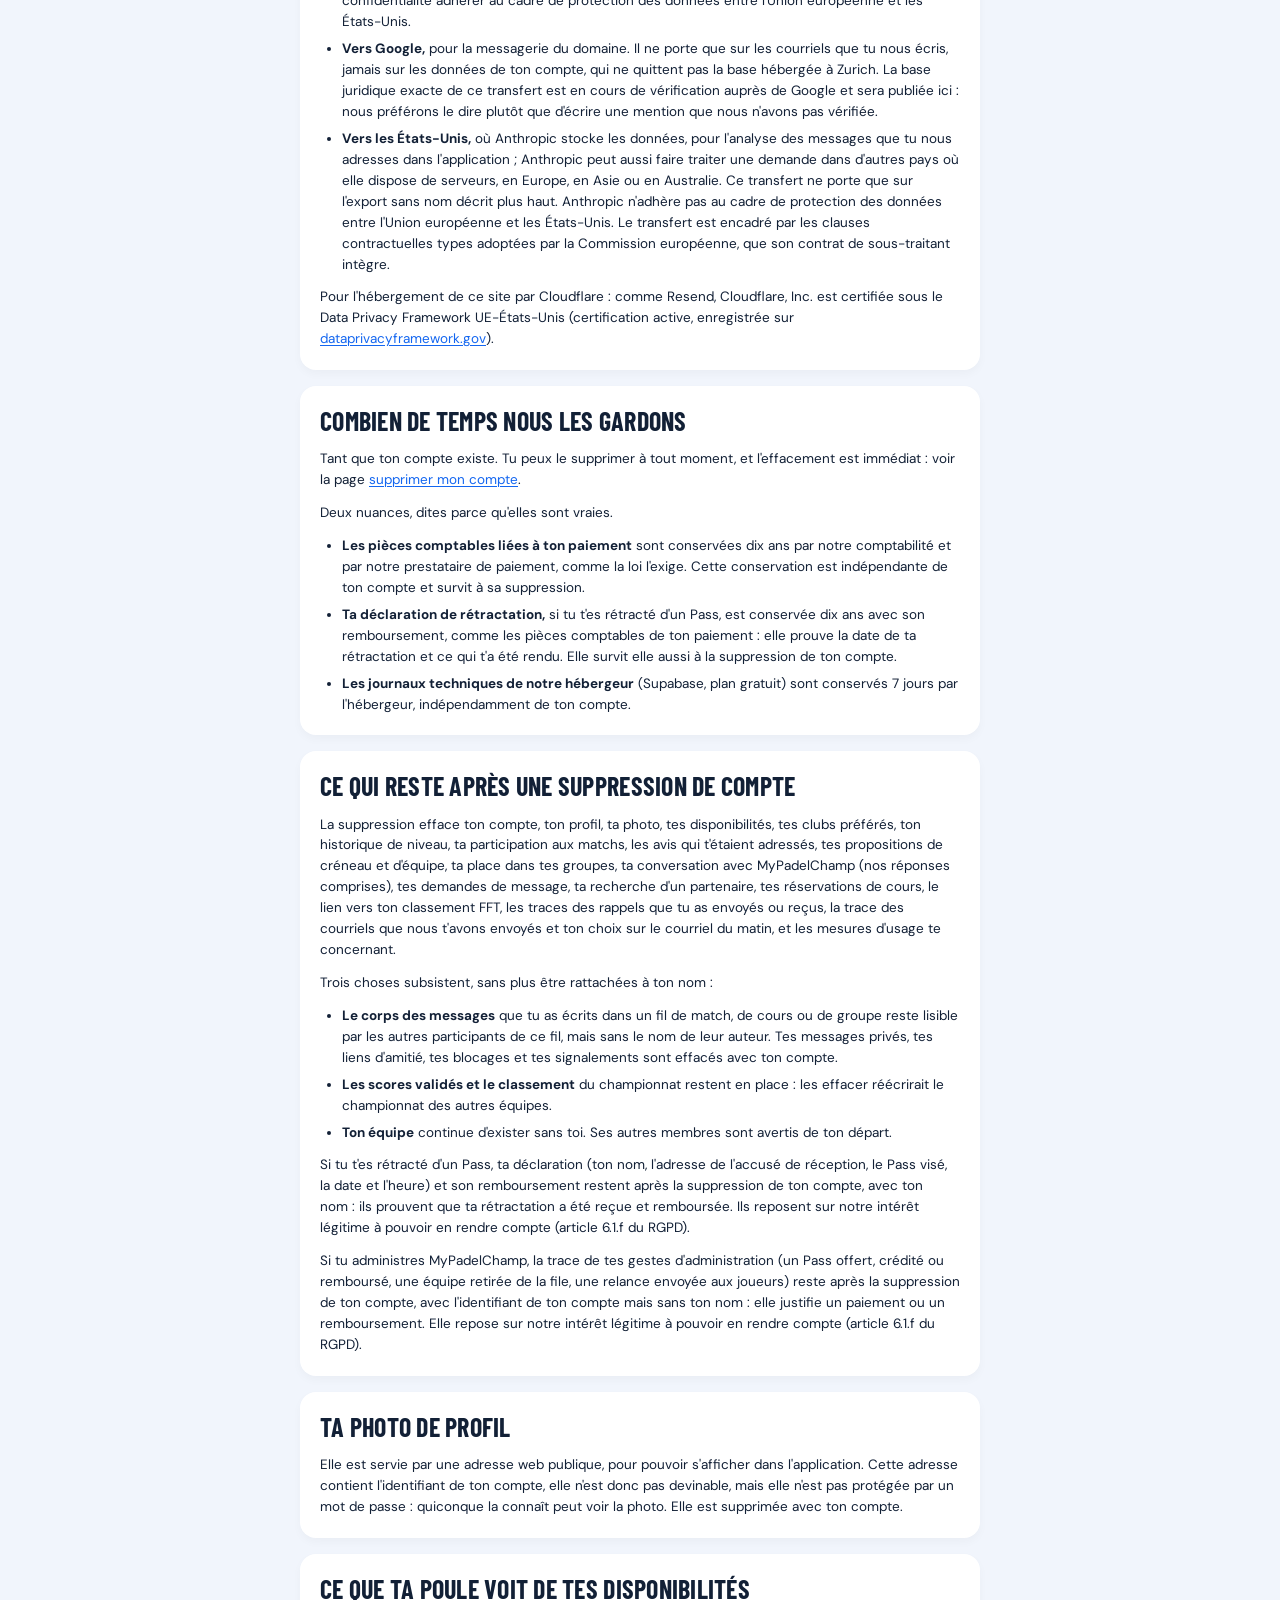
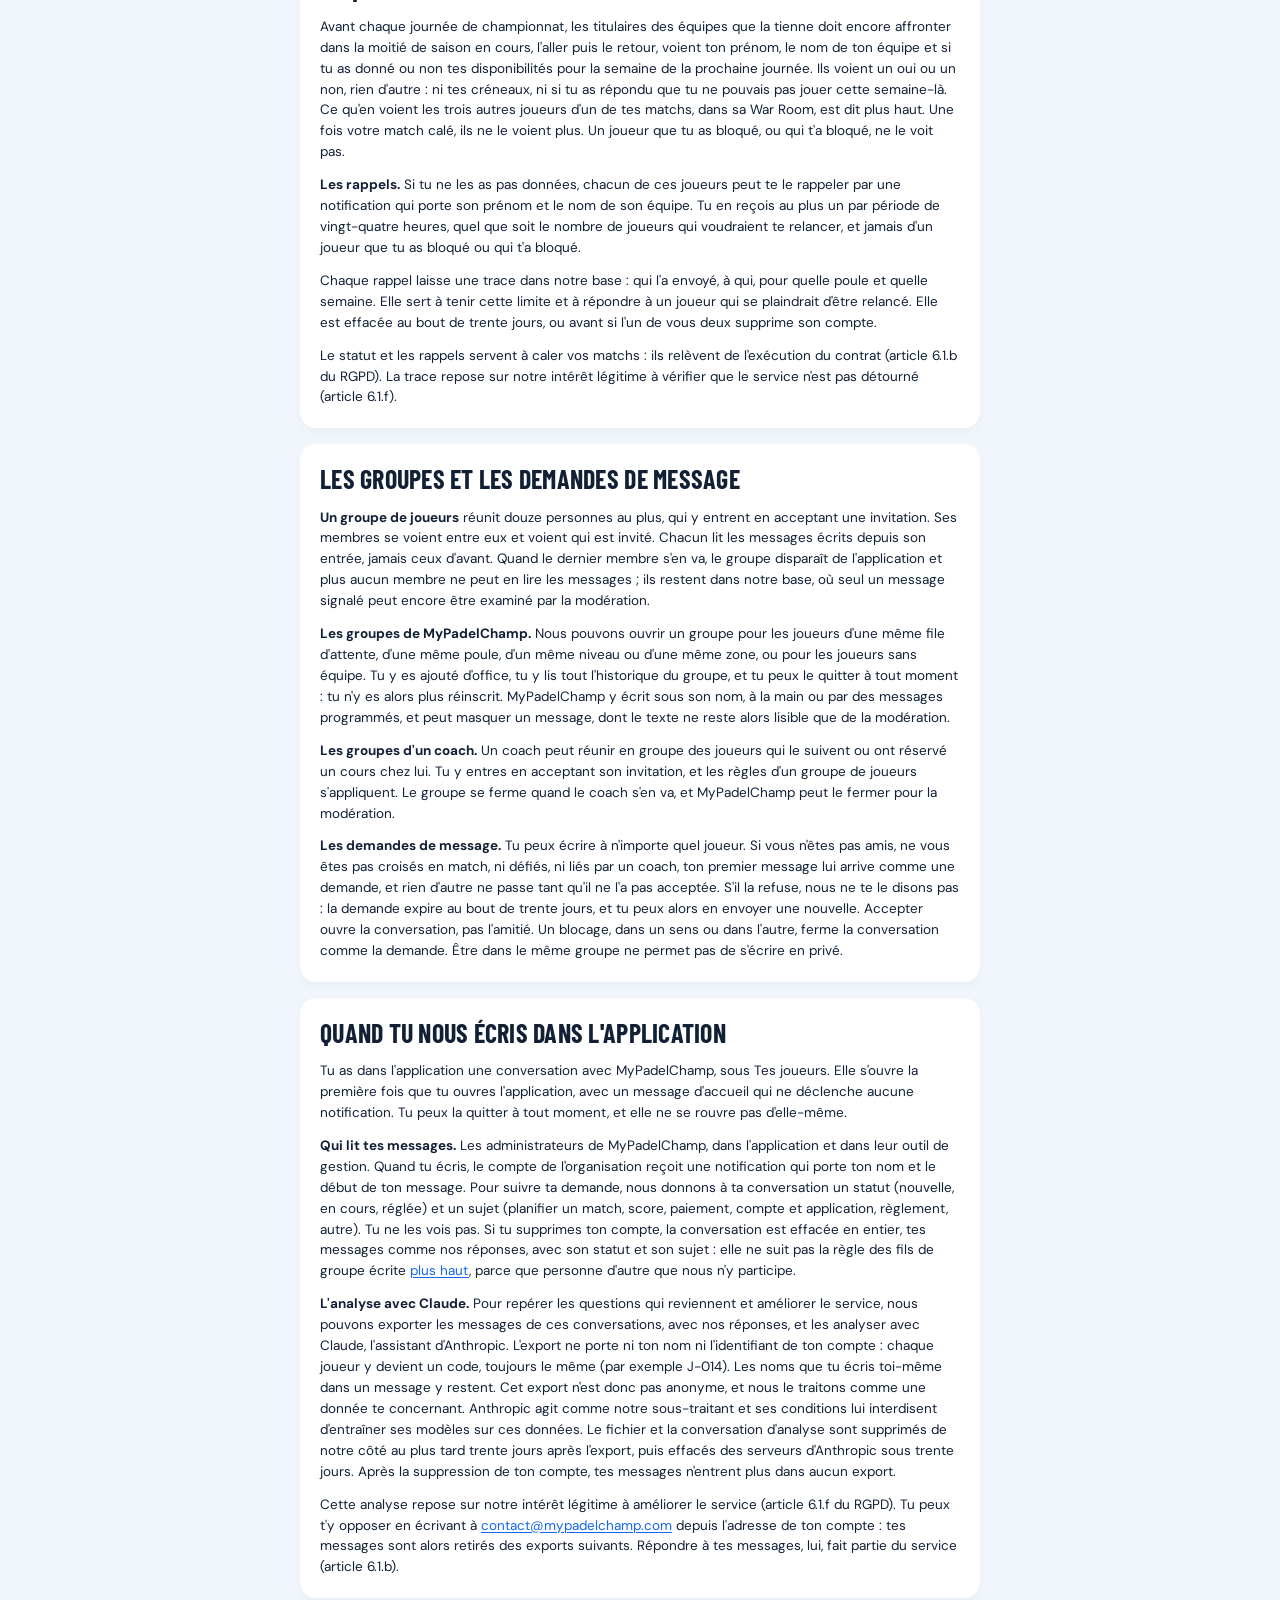
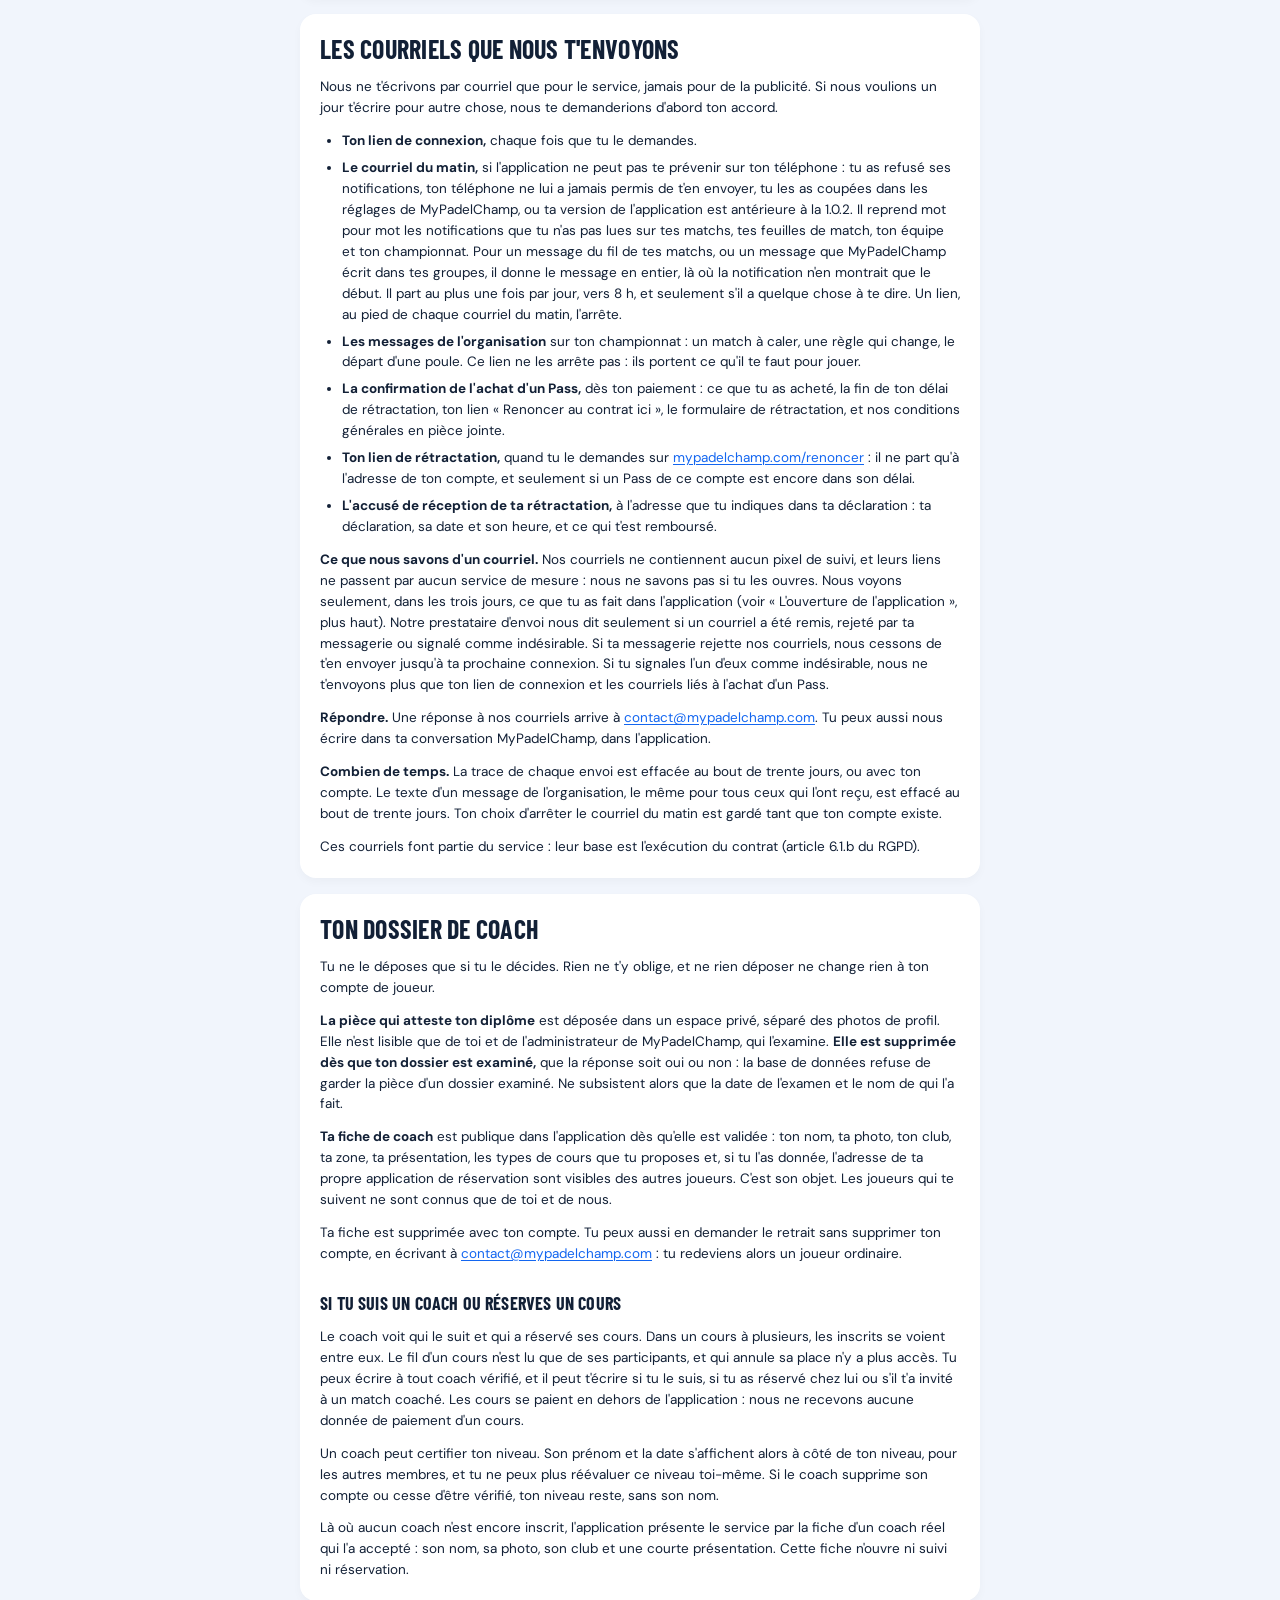
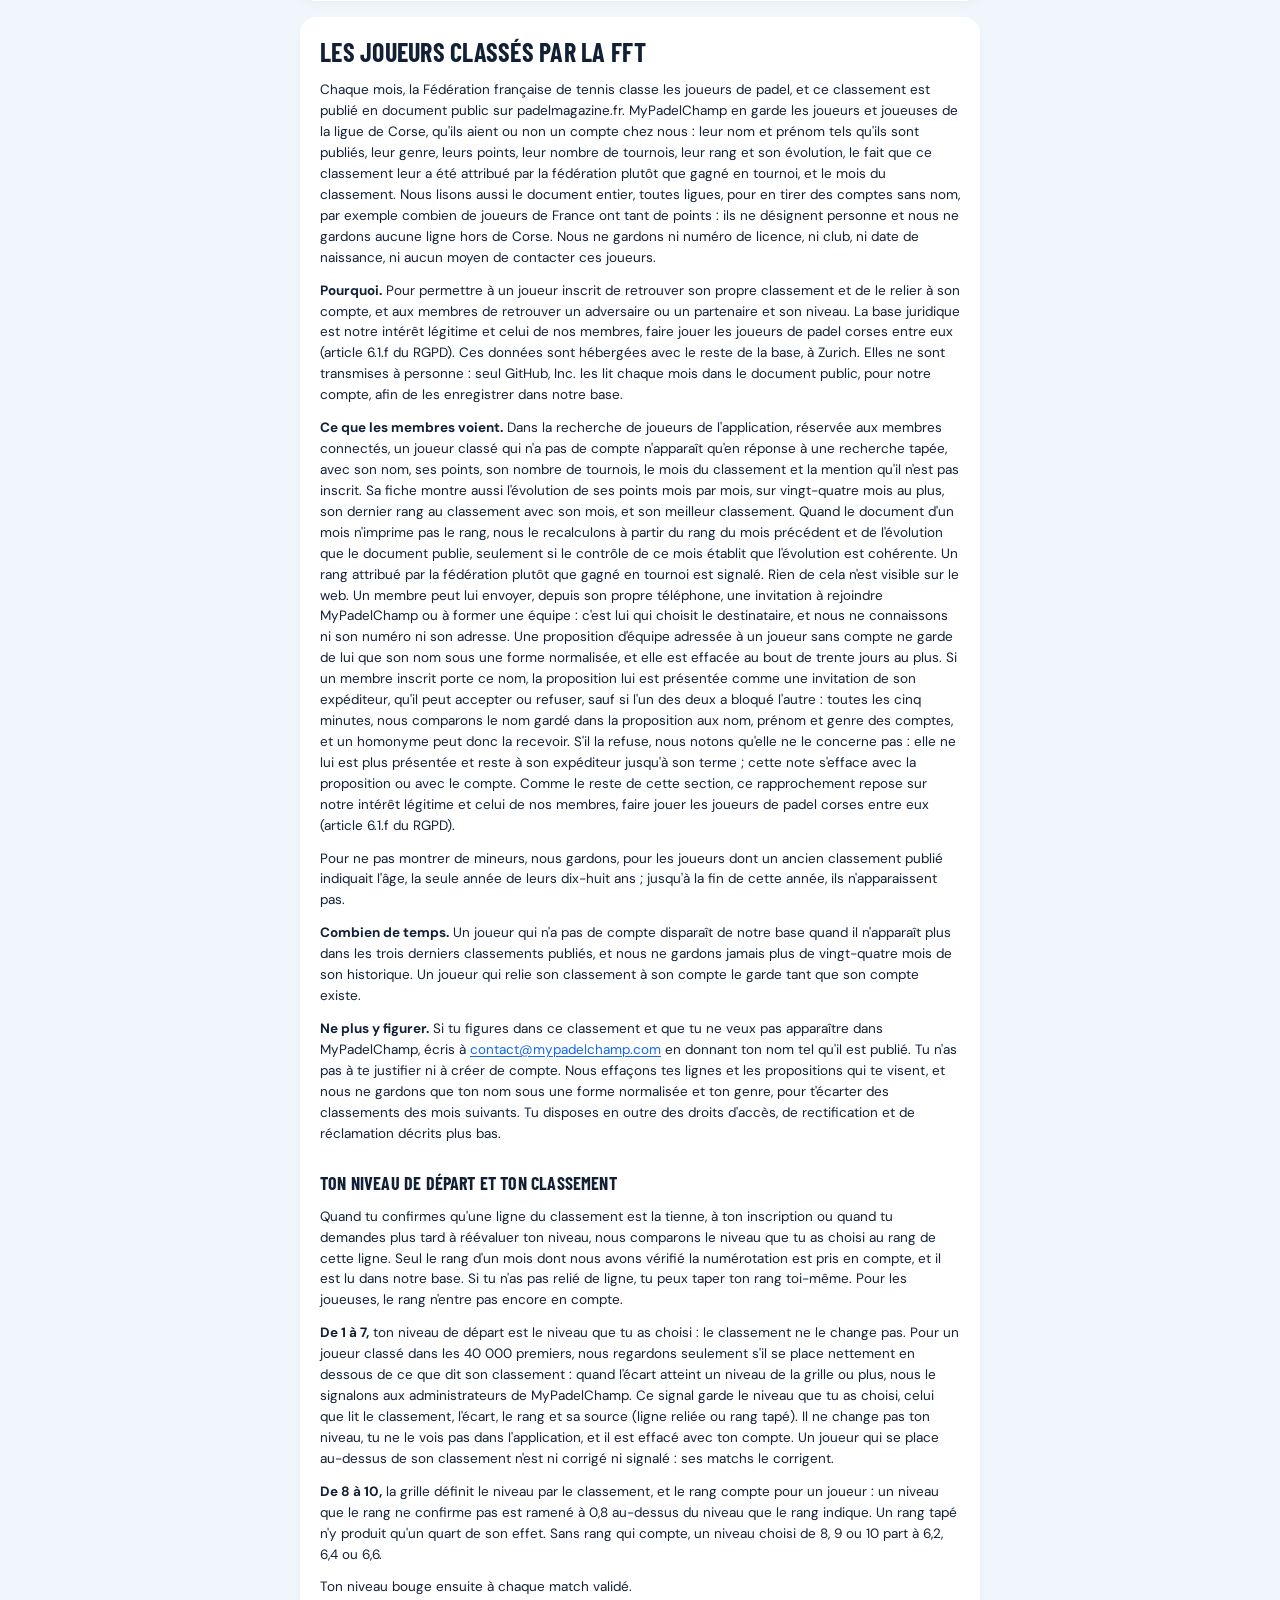
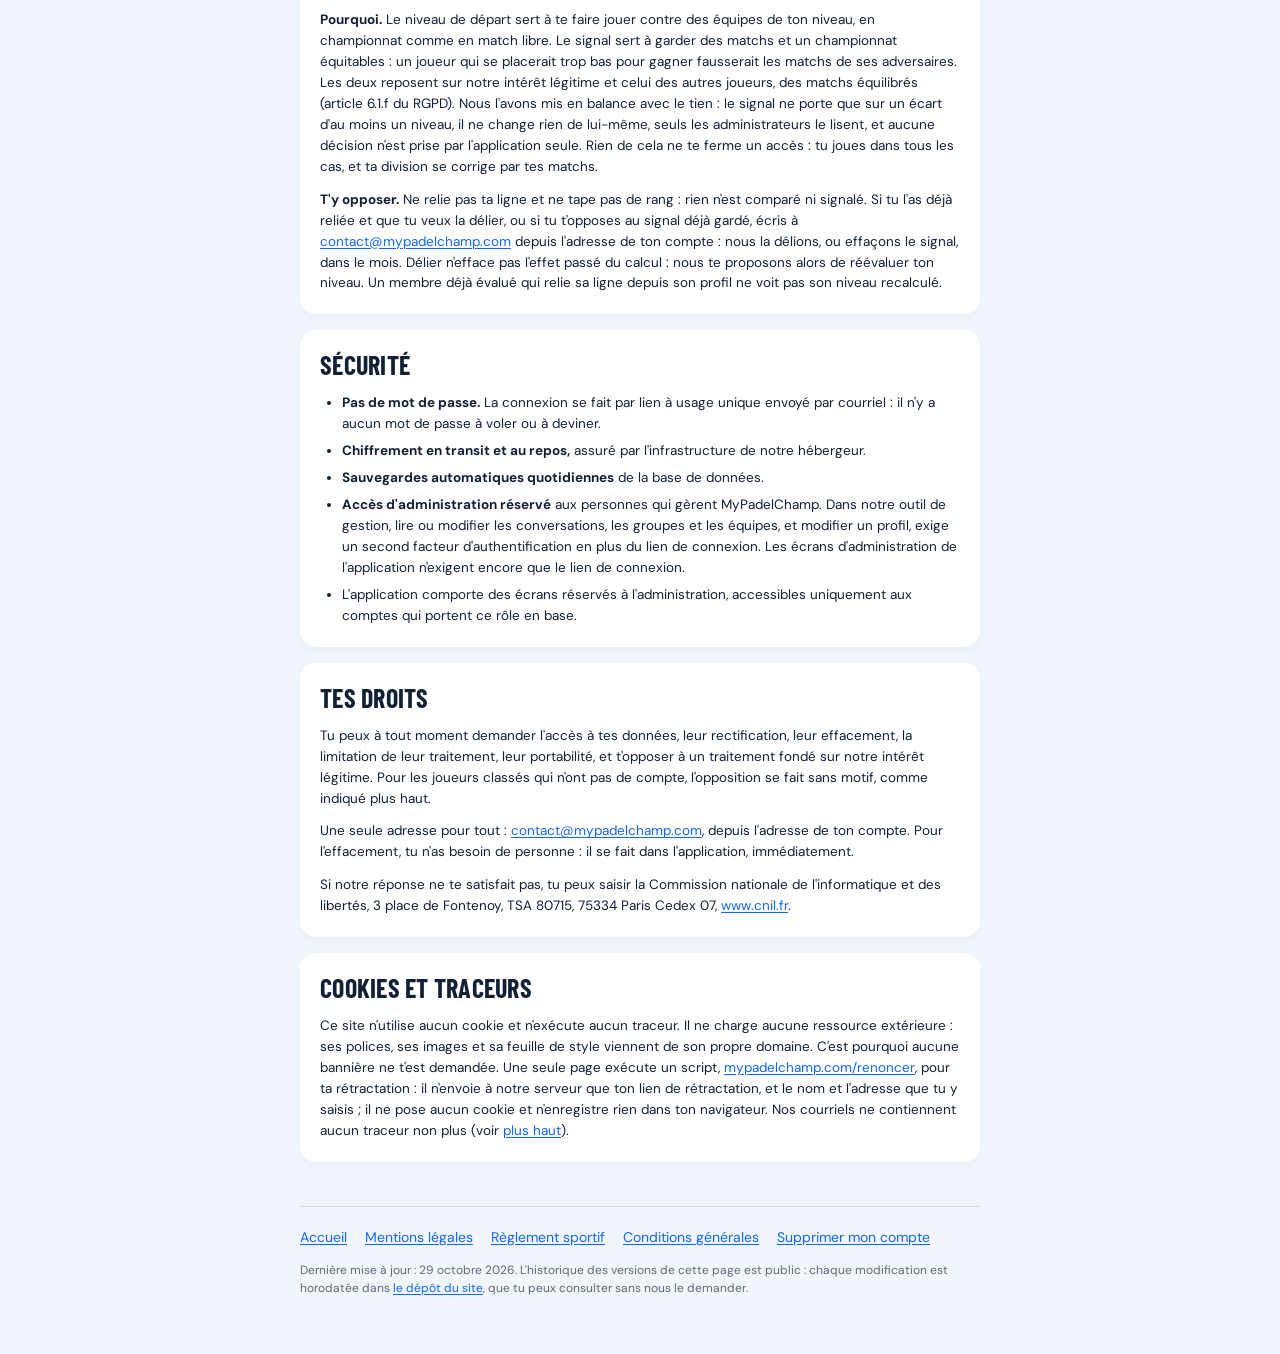
<file: confidentialite.html>
<!DOCTYPE html>
<html lang="fr">
<head>
<meta charset="utf-8">
<meta name="viewport" content="width=device-width, initial-scale=1">
<title>Politique de confidentialité, MyPadelChamp</title>
<meta name="description" content="Ce que MyPadelChamp collecte, pourquoi, qui le reçoit, où c'est hébergé, combien de temps, et comment exercer tes droits.">
<link rel="canonical" href="https://mypadelchamp.com/confidentialite">
<link rel="stylesheet" href="styles.css">
<link rel="icon" href="marque/blason.svg" type="image/svg+xml">
<!--
  Ordre imposé par le RGPD art. 13. Chaque affirmation de cette page est MESURÉE dans le
  service avant d'être écrite, jamais supposée ni recopiée d'un modèle.

  TROIS INTERDITS DE RÉDACTION, pour mémoire.

  1. La base est à Zurich, en Suisse : toute phrase qui localiserait les données dans l'Union
     européenne serait fausse. La formulation fautive n'est pas recopiée ici, sinon le
     contrôle la trouverait dans ce commentaire et crierait à chaque passage.
  2. Ne jamais déclarer un traitement qui n'a pas lieu, et ne jamais taire un traitement qui
     a lieu. La liste des collectes se re-vérifie contre l'application avant chaque
     publication : le 22/08 elle taisait l'année de naissance, saisissable dans les réglages,
     et les notifications système, qui existent depuis le 20/08.
  3. Ne jamais affirmer une base de transfert qui n'a pas été vérifiée à la source. Quand elle
     manque, la page le dit, comme elle le fait pour la messagerie du domaine.

  Le tableau des destinataires se re-vérifie avant chaque publication. La messagerie du
  domaine en fait partie : c'est elle qui reçoit les demandes d'exercice des droits.
-->
</head>
<body>

<div class="page">

  <div class="entete">
    <img src="marque/blason.svg" alt="">
    <a href="index.html">MyPadelChamp</a>
  </div>

  <h1>Politique de confidentialité</h1>
  <p>Cette page dit ce que MyPadelChamp fait de tes données, sans généralité et sans clause creuse. Chaque affirmation correspond à ce que contient réellement notre base.</p>

  <section class="carte">
    <h2>Qui est responsable</h2>
    <p>AFI DEVELOPPEMENT, SAS immatriculée au RCS d'Ajaccio sous le numéro 104 250 972, éditrice de MyPadelChamp. Coordonnées complètes sur la page <a href="mentions-legales.html">mentions légales</a>.</p>
    <p>Pour toute question ou demande sur tes données : <a href="mailto:contact@mypadelchamp.com">contact@mypadelchamp.com</a></p>
  </section>

  <section class="carte">
    <h2>Ce que nous collectons</h2>
    <ul>
      <li><b>Ton adresse email.</b> C'est ton seul identifiant de connexion : MyPadelChamp n'utilise pas de mot de passe, tu reçois un lien à chaque connexion.</li>
      <li><b>Ton profil :</b> ton prénom, ton nom, ton genre, ton côté de préférence, ta zone de jeu.</li>
      <li><b>Ton année de naissance,</b> si tu la renseignes dans tes réglages. Elle n'est affichée nulle part dans l'application.</li>
      <li><b>Ta photo de profil,</b> si tu en ajoutes une.</li>
      <li><b>Ton niveau et son évolution :</b> le niveau que tu choisis à l'inscription, le niveau de départ que nous en tirons (ajusté par ton classement FFT seulement si tu te places au niveau 8 ou plus, voir plus bas), puis les valeurs calculées par le moteur de classement à chaque match validé. Si un coach certifie ton niveau : son prénom et la date de la certification, que les autres membres voient à côté de ton niveau.</li>
      <li><b>Ton classement FFT,</b> si tu confirmes dans l'application qu'une ligne du classement est la tienne : tes points, ton nombre de tournois, ton rang et leur évolution mois par mois. À partir de ces données publiées, nous calculons ton rang du dernier mois quand le document ne l'imprime pas (une estimation, dite comme telle), ton meilleur classement, ta place parmi les joueurs de France et de Corse selon tes points, l'évolution de tes points sur trois mois et le dernier classement où un nouveau résultat est entré. Les autres membres connectés voient tout cela sur ta fiche, et tes points dans la recherche de joueurs, y compris dans la liste des membres classés de ta zone. Sur ta fiche, ils ne voient rien si l'un de vous a bloqué l'autre. La licence que voient les autres n'affiche aucun classement.</li>
      <li><b>Tes disponibilités</b> et tes clubs préférés, pour croiser les agendas des quatre joueurs avec les courts libres. Les joueurs de ta poule voient seulement si tu les as données, jamais leur contenu (voir <a href="#poule">plus bas</a>). Dans la War Room d'un de tes matchs, les trois autres joueurs voient en plus, pour chaque créneau que l'application vous propose, si tu y es disponible, sous ton prénom. Quand aucun créneau ne vous convient, elle peut leur montrer le créneau le plus proche et leur dire combien de minutes il te manque pour y être disponible (une heure au plus). Ils ne voient jamais la liste de tes plages horaires.</li>
      <li><b>Ton équipe, tes matchs et tes scores.</b></li>
      <li><b>Les évaluations de niveau après un match :</b> tes adversaires peuvent dire si ton niveau leur a paru juste, au-dessus ou en dessous, et tu peux faire de même pour eux. Ces évaluations sont anonymes : chacun ne voit que les siennes, jamais celles qui le concernent. Elles sont effacées avec le compte de celui qui a évalué ou de celui qui a été évalué.</li>
      <li><b>Les votes de style après un match :</b> tes adversaires peuvent te reconnaître un style de jeu, un seul par match, et tu peux faire de même pour eux. Ces votes sont anonymes : chacun ne voit que les siens. Ils ne comptent que si l'écart de niveau entre les deux équipes le permettait au moment du match, et un même joueur ne peut te voter qu'une fois par période de trois mois. Leur cumul te fait gagner des badges de style, visibles des autres membres connectés ; tu choisis les trois que ta licence montre. Un badge gagné reste acquis, même si un votant supprime son compte ; les votes et tes badges sont effacés avec ton compte.</li>
      <li><b>Les messages</b> que tu écris dans le fil d'un match, d'un cours ou d'un groupe, et <b>les messages privés</b> que tu échanges avec un autre joueur.</li>
      <li><b>Les messages que tu nous adresses</b> dans ta conversation avec MyPadelChamp, et le statut et le sujet que nous lui donnons pour suivre ta demande (voir <a href="#nous-ecrire">plus bas</a>).</li>
      <li><b>Tes groupes :</b> ceux que tu crées ou rejoins, qui t'y a invité, et la date de ton entrée.</li>
      <li><b>Tes liens avec les autres joueurs</b> : tes demandes et tes liens d'amitié, tes demandes de message envoyées et reçues et la réponse qui leur est faite, les joueurs que tu as bloqués, et les messages que tu as signalés à la modération. Un blocage n'est visible que de toi. Un signalement est lu par l'administrateur, qui peut te répondre à l'adresse de ton compte.</li>
      <li><b>Les avis</b> qui t'ont été adressés dans l'application.</li>
      <li><b>Ta recherche d'un partenaire,</b> si tu te déclares seul pour jouer : ta zone et la date de ta déclaration. Elle s'éteint au bout de trente jours, quand tu la retires ou quand tu as une équipe. D'autres joueurs de ta zone la voient, et l'application peut te proposer un coéquipier parmi eux, en vous montrant les moments de jeu que vous avez en commun.</li>
      <li><b>Tes cours,</b> si tu en réserves auprès d'un coach : les places que tu prends, déclines ou annules, et, à ta première réservation chez un coach, le motif que tu choisis de donner, si tu en donnes un.</li>
      <li><b>Ton dossier de coach,</b> si tu demandes à figurer parmi les coachs diplômés : la pièce qui atteste ton diplôme, le club où tu exerces, ta présentation, les types de cours que tu proposes, et, si tu gères tes réservations dans ta propre application, l'adresse vers laquelle ta fiche renvoie.</li>
      <li><b>Le jeton de notification de ton appareil,</b> si tu acceptes les notifications. Il désigne l'appareil et non toi, et ne sert qu'à t'alerter sur tes matchs.</li>
      <li><b>Les courriels que nous t'envoyons :</b> pour chacun, sa date, sa nature (le courriel du matin ou un message de l'organisation), les notifications qu'il reprend ou, pour un message de l'organisation, son objet et son texte, et ce que notre prestataire d'envoi nous dit de sa remise : remis, rejeté par ta messagerie, ou signalé comme indésirable. Si tu arrêtes le courriel du matin, nous gardons ce choix (voir <a href="#courriels">plus bas</a>).</li>
      <li><b>Le paiement de ton pass,</b> son montant, sa devise et la référence donnée par le prestataire de paiement.</li>
      <li><b>Des mesures d'usage internes,</b> pour savoir que le service fonctionne : une inscription, un score à saisir, un forfait appliqué, une négociation de créneau, et l'historique des étapes de chaque match (planifié, score à saisir, validé, litige).</li>
      <li><b>L'ouverture de l'application :</b> chaque fois que tu l'ouvres ou que tu y reviens, nous notons la date, ton téléphone (iPhone ou Android) et la version de l'application, et si tu as permis ses notifications. Cela nous sert à choisir entre une notification et un courriel pour te prévenir, à savoir qui doit mettre l'application à jour, et à voir si un message de l'organisation a été suivi d'effet. Les administrateurs voient, pour chaque joueur, la date de sa dernière ouverture et sa version ; après un courriel de l'organisation, si son destinataire a rouvert l'application, permis les notifications, changé de version ou lu son groupe dans les trois jours ; et, dans les groupes de MyPadelChamp, si chaque membre a lu le dernier message.</li>
    </ul>
    <h3>Ce que nous ne collectons pas</h3>
    <p>MyPadelChamp ne collecte ni ta position, ni tes contacts, et n'utilise aucun outil de mesure d'audience tiers : les mesures d'usage ci-dessus sont enregistrées dans notre propre base et ne partent chez personne. Le service qui gère ta connexion garde l'adresse IP de tes sessions ouvertes, pour la sécurité de ton compte ; elle est effacée avec la session, et avec ton compte.</p>
  </section>

  <section class="carte">
    <h2>Pourquoi, et sur quelle base</h2>
    <p>Tout ce qui précède sert à te faire jouer un championnat : former ton équipe, t'apparier à un adversaire de force voisine, fixer un créneau, tenir le fil du match et valider les scores. La base juridique est l'<b>exécution du contrat</b> qui nous lie quand tu ouvres un compte et que tu engages ton équipe (article 6.1.b du RGPD). Il en va de même des groupes, des messages, de la recherche d'un partenaire, de la réservation d'un cours et des styles de jeu : ce sont des fonctions du service, que tu utilises si tu le décides.</p>
    <p>Les évaluations de niveau n'ont aujourd'hui aucun effet sur ton niveau : nous les gardons pour mieux ajuster plus tard les niveaux et les appariements. Pour les championnats engagés à partir du 14 décembre 2026, elles servent aussi à repérer une équipe trop faible pour sa division : les administrateurs voient, pour chaque équipe, combien d'évaluations ses titulaires ont reçues de leurs adversaires et combien les placent en dessous, jamais qui a évalué ni ce qui a été dit d'un joueur. Avec la certification d'un coach et les défaites de l'équipe, ce compte peut conduire MyPadelChamp à proposer à ton équipe de passer dans la division du dessous, ou à le décider dans le cas que le règlement sportif décrit. C'est toujours une personne de l'organisation qui décide, jamais l'application seule, et ton équipe en est prévenue avec le motif. Comme le reste, cet usage relève de l'<b>exécution du contrat</b> (article 6.1.b du RGPD) : il fait jouer chaque équipe à sa place.</p>
    <p>Si tu demandes à figurer parmi les coachs, ton dossier sert à cela et à rien d'autre : vérifier ton diplôme, puis publier ta fiche. La base juridique est la même, l'<b>exécution du contrat</b> que tu formes en déposant ta demande (article 6.1.b).</p>
    <p>Quatre exceptions : les <b>mesures d'usage internes</b> et la <b>trace des rappels entre joueurs</b> reposent sur notre intérêt légitime à vérifier que le service fonctionne et qu'il n'est pas détourné (article 6.1.f) ; <b>le classement FFT</b>, ce que nous en tirons pour ton niveau de départ et le signal d'un écart avec le niveau que tu choisis, sur notre intérêt légitime et celui de nos membres (article 6.1.f, détail <a href="#classement-fft">plus bas</a>) ; <b>l'analyse des messages que tu nous adresses</b>, sur notre intérêt légitime à améliorer le service (article 6.1.f, détail <a href="#nous-ecrire">plus bas</a>) ; les <b>pièces liées au paiement</b>, sur une obligation légale de conservation comptable (article 6.1.c).</p>
  </section>

  <section class="carte">
    <h2>Qui les reçoit</h2>
    <p>Personne d'autre que les prestataires ci-dessous, qui n'agissent que sur nos instructions. Tes données ne sont ni vendues, ni louées, ni transmises à un annonceur.</p>
    <div class="defilant">
      <table class="mentions">
        <tbody>
          <tr>
            <th>Supabase</th>
            <td>Héberge la base de données, la connexion et le stockage des photos et des pièces justificatives. Données localisées à Zurich, en Suisse.</td>
          </tr>
          <tr>
            <th>Resend</th>
            <td>Envoie ton lien de connexion et nos courriels sur ton championnat (voir <a href="#courriels">plus bas</a>). Société Plus Five Five, Inc., 2261 Market Street #5039, San Francisco, CA 94114, États-Unis. Reçoit ton adresse email et le texte de ces courriels, qui peut porter le nom d'un autre joueur, d'une équipe ou d'un club, et la date d'un match. Les conserve trente jours.</td>
          </tr>
          <tr>
            <th>Amazon Web Services, Inc.</th>
            <td>Acheminement technique des courriels, pour le compte de Resend.</td>
          </tr>
          <tr>
            <th>Stripe</th>
            <td>Encaisse le pass fondateur. Reçoit les données nécessaires au paiement, que nous ne voyons pas.</td>
          </tr>
          <tr>
            <th>Apple</th>
            <td>Distribue l'application sur l'App Store. Distribue aussi, par TestFlight, les versions que nous faisons essayer avant publication : reçoit alors l'adresse email des personnes invitées. Reçoit le jeton de notification des appareils iOS et le texte des notifications qui leur sont adressées.</td>
          </tr>
          <tr>
            <th>Cloudflare, Inc.</th>
            <td>Héberge ce site. Ne reçoit aucune donnée de joueur, seulement les journaux d'accès aux pages.</td>
          </tr>
          <tr>
            <th>Expo</th>
            <td>Construit l'application et achemine les notifications, via son service de relais technique vers Apple et Google. Reçoit le jeton de notification de ton appareil et le texte de chaque notification, qui peut porter le nom d'un joueur et le début d'un message.</td>
          </tr>
          <tr>
            <th>GitHub, Inc.</th>
            <td>Exécute chaque mois, sur ses serveurs, la tâche qui lit le document public du classement FFT et l'enregistre dans notre base. Ne reçoit que ce document public, aucune donnée de ton compte.</td>
          </tr>
          <tr>
            <th>Google</th>
            <td>Deux rôles distincts. Héberge la messagerie du domaine, donc la boîte <a href="mailto:contact@mypadelchamp.com">contact@mypadelchamp.com</a> : reçoit les courriels que tu nous adresses, y compris tes demandes sur tes données, mais rien de ce que contient l'application. Distribue aussi les notifications aux appareils Android : reçoit alors le jeton et le texte de la notification, transmis par Expo.</td>
          </tr>
          <tr>
            <th>Anthropic</th>
            <td>Fournit Claude, l'assistant avec lequel nous analysons les messages que les joueurs nous adressent dans l'application. Ne reçoit que l'export décrit <a href="#nous-ecrire">plus bas</a>, sans nom ni identifiant de compte. Notre contrat est conclu avec Anthropic Ireland, Limited ; les données sont stockées aux États-Unis.</td>
          </tr>
        </tbody>
      </table>
    </div>
  </section>

  <section class="carte">
    <h2>Où tes données sont hébergées</h2>
    <p>La base de données est hébergée par Supabase à <b>Zurich, en Suisse</b>. La Suisse bénéficie d'une décision d'adéquation de la Commission européenne : les données qui y sont transférées sont protégées par un niveau équivalent à celui de l'Union européenne.</p>
  </section>

  <section class="carte">
    <h2>Les transferts hors de l'Union européenne</h2>
    <p>Six transferts ont lieu, et aucun autre.</p>
    <ul>
      <li><b>Vers la Suisse,</b> pour l'hébergement de la base, couvert par la décision d'adéquation ci-dessus.</li>
      <li><b>Vers les États-Unis,</b> pour l'envoi de ton lien de connexion et de nos courriels sur ton championnat, par Plus Five Five, Inc., qui opère sous le nom Resend et adhère au cadre de protection des données entre l'Union européenne et les États-Unis.</li>
      <li><b>Vers les États-Unis,</b> pour l'acheminement des notifications par Expo, qui reçoit le jeton de notification de ton appareil et le texte de chaque notification. La base juridique exacte de ce transfert est en cours de vérification auprès d'Expo et sera publiée ici : nous préférons le dire plutôt que d'écrire une mention que nous n'avons pas vérifiée.</li>
      <li><b>Vers les États-Unis,</b> pour la lecture mensuelle du classement FFT par GitHub, Inc., qui ne porte que sur le document public du classement. GitHub, Inc. déclare dans sa politique de confidentialité adhérer au cadre de protection des données entre l'Union européenne et les États-Unis.</li>
      <li><b>Vers Google,</b> pour la messagerie du domaine. Il ne porte que sur les courriels que tu nous écris, jamais sur les données de ton compte, qui ne quittent pas la base hébergée à Zurich. La base juridique exacte de ce transfert est en cours de vérification auprès de Google et sera publiée ici : nous préférons le dire plutôt que d'écrire une mention que nous n'avons pas vérifiée.</li>
      <li><b>Vers les États-Unis,</b> où Anthropic stocke les données, pour l'analyse des messages que tu nous adresses dans l'application ; Anthropic peut aussi faire traiter une demande dans d'autres pays où elle dispose de serveurs, en Europe, en Asie ou en Australie. Ce transfert ne porte que sur l'export sans nom décrit plus haut. Anthropic n'adhère pas au cadre de protection des données entre l'Union européenne et les États-Unis. Le transfert est encadré par les clauses contractuelles types adoptées par la Commission européenne, que son contrat de sous-traitant intègre.</li>
    </ul>
    <p>Pour l'hébergement de ce site par Cloudflare : comme Resend, Cloudflare, Inc. est certifiée sous le Data Privacy Framework UE-États-Unis (certification active, enregistrée sur <a href="https://www.dataprivacyframework.gov/participant/5666">dataprivacyframework.gov</a>).</p>
  </section>

  <section class="carte">
    <h2>Combien de temps nous les gardons</h2>
    <p>Tant que ton compte existe. Tu peux le supprimer à tout moment, et l'effacement est immédiat : voir la page <a href="suppression-de-compte.html">supprimer mon compte</a>.</p>
    <p>Deux nuances, dites parce qu'elles sont vraies.</p>
    <ul>
      <li><b>Les pièces comptables liées à ton paiement</b> sont conservées dix ans par notre comptabilité et par notre prestataire de paiement, comme la loi l'exige. Cette conservation est indépendante de ton compte et survit à sa suppression.</li>
      <li><b>Ta déclaration de rétractation,</b> si tu t'es rétracté d'un Pass, est conservée dix ans avec son remboursement, comme les pièces comptables de ton paiement : elle prouve la date de ta rétractation et ce qui t'a été rendu. Elle survit elle aussi à la suppression de ton compte.</li>
      <li><b>Les journaux techniques de notre hébergeur</b> (Supabase, plan gratuit) sont conservés 7 jours par l'hébergeur, indépendamment de ton compte.</li>
    </ul>
  </section>

  <section class="carte">
    <h2 id="apres-suppression">Ce qui reste après une suppression de compte</h2>
    <p>La suppression efface ton compte, ton profil, ta photo, tes disponibilités, tes clubs préférés, ton historique de niveau, ta participation aux matchs, les avis qui t'étaient adressés, tes propositions de créneau et d'équipe, ta place dans tes groupes, ta conversation avec MyPadelChamp (nos réponses comprises), tes demandes de message, ta recherche d'un partenaire, tes réservations de cours, le lien vers ton classement FFT, les traces des rappels que tu as envoyés ou reçus, la trace des courriels que nous t'avons envoyés et ton choix sur le courriel du matin, et les mesures d'usage te concernant.</p>
    <p>Trois choses subsistent, sans plus être rattachées à ton nom :</p>
    <ul>
      <li><b>Le corps des messages</b> que tu as écrits dans un fil de match, de cours ou de groupe reste lisible par les autres participants de ce fil, mais sans le nom de leur auteur. Tes messages privés, tes liens d'amitié, tes blocages et tes signalements sont effacés avec ton compte.</li>
      <li><b>Les scores validés et le classement</b> du championnat restent en place : les effacer réécrirait le championnat des autres équipes.</li>
      <li><b>Ton équipe</b> continue d'exister sans toi. Ses autres membres sont avertis de ton départ.</li>
    </ul>
    <p>Si tu t'es rétracté d'un Pass, ta déclaration (ton nom, l'adresse de l'accusé de réception, le Pass visé, la date et l'heure) et son remboursement restent après la suppression de ton compte, avec ton nom : ils prouvent que ta rétractation a été reçue et remboursée. Ils reposent sur notre intérêt légitime à pouvoir en rendre compte (article 6.1.f du RGPD).</p>
    <p>Si tu administres MyPadelChamp, la trace de tes gestes d'administration (un Pass offert, crédité ou remboursé, une équipe retirée de la file, une relance envoyée aux joueurs) reste après la suppression de ton compte, avec l'identifiant de ton compte mais sans ton nom : elle justifie un paiement ou un remboursement. Elle repose sur notre intérêt légitime à pouvoir en rendre compte (article 6.1.f du RGPD).</p>
  </section>

  <section class="carte">
    <h2>Ta photo de profil</h2>
    <p>Elle est servie par une adresse web publique, pour pouvoir s'afficher dans l'application. Cette adresse contient l'identifiant de ton compte, elle n'est donc pas devinable, mais elle n'est pas protégée par un mot de passe : quiconque la connaît peut voir la photo. Elle est supprimée avec ton compte.</p>
  </section>

  <section class="carte">
    <h2 id="poule">Ce que ta poule voit de tes disponibilités</h2>
    <p>Avant chaque journée de championnat, les titulaires des équipes que la tienne doit encore affronter dans la moitié de saison en cours, l'aller puis le retour, voient ton prénom, le nom de ton équipe et si tu as donné ou non tes disponibilités pour la semaine de la prochaine journée. Ils voient un oui ou un non, rien d'autre : ni tes créneaux, ni si tu as répondu que tu ne pouvais pas jouer cette semaine-là. Ce qu'en voient les trois autres joueurs d'un de tes matchs, dans sa War Room, est dit plus haut. Une fois votre match calé, ils ne le voient plus. Un joueur que tu as bloqué, ou qui t'a bloqué, ne le voit pas.</p>
    <p><b>Les rappels.</b> Si tu ne les as pas données, chacun de ces joueurs peut te le rappeler par une notification qui porte son prénom et le nom de son équipe. Tu en reçois au plus un par période de vingt-quatre heures, quel que soit le nombre de joueurs qui voudraient te relancer, et jamais d'un joueur que tu as bloqué ou qui t'a bloqué.</p>
    <p>Chaque rappel laisse une trace dans notre base : qui l'a envoyé, à qui, pour quelle poule et quelle semaine. Elle sert à tenir cette limite et à répondre à un joueur qui se plaindrait d'être relancé. Elle est effacée au bout de trente jours, ou avant si l'un de vous deux supprime son compte.</p>
    <p>Le statut et les rappels servent à caler vos matchs : ils relèvent de l'exécution du contrat (article 6.1.b du RGPD). La trace repose sur notre intérêt légitime à vérifier que le service n'est pas détourné (article 6.1.f).</p>
  </section>

  <section class="carte">
    <h2>Les groupes et les demandes de message</h2>
    <p><b>Un groupe de joueurs</b> réunit douze personnes au plus, qui y entrent en acceptant une invitation. Ses membres se voient entre eux et voient qui est invité. Chacun lit les messages écrits depuis son entrée, jamais ceux d'avant. Quand le dernier membre s'en va, le groupe disparaît de l'application et plus aucun membre ne peut en lire les messages ; ils restent dans notre base, où seul un message signalé peut encore être examiné par la modération.</p>
    <p><b>Les groupes de MyPadelChamp.</b> Nous pouvons ouvrir un groupe pour les joueurs d'une même file d'attente, d'une même poule, d'un même niveau ou d'une même zone, ou pour les joueurs sans équipe. Tu y es ajouté d'office, tu y lis tout l'historique du groupe, et tu peux le quitter à tout moment : tu n'y es alors plus réinscrit. MyPadelChamp y écrit sous son nom, à la main ou par des messages programmés, et peut masquer un message, dont le texte ne reste alors lisible que de la modération.</p>
    <p><b>Les groupes d'un coach.</b> Un coach peut réunir en groupe des joueurs qui le suivent ou ont réservé un cours chez lui. Tu y entres en acceptant son invitation, et les règles d'un groupe de joueurs s'appliquent. Le groupe se ferme quand le coach s'en va, et MyPadelChamp peut le fermer pour la modération.</p>
    <p><b>Les demandes de message.</b> Tu peux écrire à n'importe quel joueur. Si vous n'êtes pas amis, ne vous êtes pas croisés en match, ni défiés, ni liés par un coach, ton premier message lui arrive comme une demande, et rien d'autre ne passe tant qu'il ne l'a pas acceptée. S'il la refuse, nous ne te le disons pas : la demande expire au bout de trente jours, et tu peux alors en envoyer une nouvelle. Accepter ouvre la conversation, pas l'amitié. Un blocage, dans un sens ou dans l'autre, ferme la conversation comme la demande. Être dans le même groupe ne permet pas de s'écrire en privé.</p>
  </section>

  <section class="carte">
    <h2 id="nous-ecrire">Quand tu nous écris dans l'application</h2>
    <p>Tu as dans l'application une conversation avec MyPadelChamp, sous Tes joueurs. Elle s'ouvre la première fois que tu ouvres l'application, avec un message d'accueil qui ne déclenche aucune notification. Tu peux la quitter à tout moment, et elle ne se rouvre pas d'elle-même.</p>
    <p><b>Qui lit tes messages.</b> Les administrateurs de MyPadelChamp, dans l'application et dans leur outil de gestion. Quand tu écris, le compte de l'organisation reçoit une notification qui porte ton nom et le début de ton message. Pour suivre ta demande, nous donnons à ta conversation un statut (nouvelle, en cours, réglée) et un sujet (planifier un match, score, paiement, compte et application, règlement, autre). Tu ne les vois pas. Si tu supprimes ton compte, la conversation est effacée en entier, tes messages comme nos réponses, avec son statut et son sujet : elle ne suit pas la règle des fils de groupe écrite <a href="#apres-suppression">plus haut</a>, parce que personne d'autre que nous n'y participe.</p>
    <p><b>L'analyse avec Claude.</b> Pour repérer les questions qui reviennent et améliorer le service, nous pouvons exporter les messages de ces conversations, avec nos réponses, et les analyser avec Claude, l'assistant d'Anthropic. L'export ne porte ni ton nom ni l'identifiant de ton compte : chaque joueur y devient un code, toujours le même (par exemple J-014). Les noms que tu écris toi-même dans un message y restent. Cet export n'est donc pas anonyme, et nous le traitons comme une donnée te concernant. Anthropic agit comme notre sous-traitant et ses conditions lui interdisent d'entraîner ses modèles sur ces données. Le fichier et la conversation d'analyse sont supprimés de notre côté au plus tard trente jours après l'export, puis effacés des serveurs d'Anthropic sous trente jours. Après la suppression de ton compte, tes messages n'entrent plus dans aucun export.</p>
    <p>Cette analyse repose sur notre intérêt légitime à améliorer le service (article 6.1.f du RGPD). Tu peux t'y opposer en écrivant à <a href="mailto:contact@mypadelchamp.com">contact@mypadelchamp.com</a> depuis l'adresse de ton compte : tes messages sont alors retirés des exports suivants. Répondre à tes messages, lui, fait partie du service (article 6.1.b).</p>
  </section>

  <section class="carte">
    <h2 id="courriels">Les courriels que nous t'envoyons</h2>
    <p>Nous ne t'écrivons par courriel que pour le service, jamais pour de la publicité. Si nous voulions un jour t'écrire pour autre chose, nous te demanderions d'abord ton accord.</p>
    <ul>
      <li><b>Ton lien de connexion,</b> chaque fois que tu le demandes.</li>
      <li><b>Le courriel du matin,</b> si l'application ne peut pas te prévenir sur ton téléphone : tu as refusé ses notifications, ton téléphone ne lui a jamais permis de t'en envoyer, tu les as coupées dans les réglages de MyPadelChamp, ou ta version de l'application est antérieure à la 1.0.2. Il reprend mot pour mot les notifications que tu n'as pas lues sur tes matchs, tes feuilles de match, ton équipe et ton championnat. Pour un message du fil de tes matchs, ou un message que MyPadelChamp écrit dans tes groupes, il donne le message en entier, là où la notification n'en montrait que le début. Il part au plus une fois par jour, vers 8 h, et seulement s'il a quelque chose à te dire. Un lien, au pied de chaque courriel du matin, l'arrête.</li>
      <li><b>Les messages de l'organisation</b> sur ton championnat : un match à caler, une règle qui change, le départ d'une poule. Ce lien ne les arrête pas : ils portent ce qu'il te faut pour jouer.</li>
      <li><b>La confirmation de l'achat d'un Pass,</b> dès ton paiement : ce que tu as acheté, la fin de ton délai de rétractation, ton lien « Renoncer au contrat ici », le formulaire de rétractation, et nos conditions générales en pièce jointe.</li>
      <li><b>Ton lien de rétractation,</b> quand tu le demandes sur <a href="renoncer.html">mypadelchamp.com/renoncer</a> : il ne part qu'à l'adresse de ton compte, et seulement si un Pass de ce compte est encore dans son délai.</li>
      <li><b>L'accusé de réception de ta rétractation,</b> à l'adresse que tu indiques dans ta déclaration : ta déclaration, sa date et son heure, et ce qui t'est remboursé.</li>
    </ul>
    <p><b>Ce que nous savons d'un courriel.</b> Nos courriels ne contiennent aucun pixel de suivi, et leurs liens ne passent par aucun service de mesure : nous ne savons pas si tu les ouvres. Nous voyons seulement, dans les trois jours, ce que tu as fait dans l'application (voir « L'ouverture de l'application », plus haut). Notre prestataire d'envoi nous dit seulement si un courriel a été remis, rejeté par ta messagerie ou signalé comme indésirable. Si ta messagerie rejette nos courriels, nous cessons de t'en envoyer jusqu'à ta prochaine connexion. Si tu signales l'un d'eux comme indésirable, nous ne t'envoyons plus que ton lien de connexion et les courriels liés à l'achat d'un Pass.</p>
    <p><b>Répondre.</b> Une réponse à nos courriels arrive à <a href="mailto:contact@mypadelchamp.com">contact@mypadelchamp.com</a>. Tu peux aussi nous écrire dans ta conversation MyPadelChamp, dans l'application.</p>
    <p><b>Combien de temps.</b> La trace de chaque envoi est effacée au bout de trente jours, ou avec ton compte. Le texte d'un message de l'organisation, le même pour tous ceux qui l'ont reçu, est effacé au bout de trente jours. Ton choix d'arrêter le courriel du matin est gardé tant que ton compte existe.</p>
    <p>Ces courriels font partie du service : leur base est l'exécution du contrat (article 6.1.b du RGPD).</p>
  </section>

  <section class="carte">
    <h2>Ton dossier de coach</h2>
    <p>Tu ne le déposes que si tu le décides. Rien ne t'y oblige, et ne rien déposer ne change rien à ton compte de joueur.</p>
    <p><b>La pièce qui atteste ton diplôme</b> est déposée dans un espace privé, séparé des photos de profil. Elle n'est lisible que de toi et de l'administrateur de MyPadelChamp, qui l'examine. <b>Elle est supprimée dès que ton dossier est examiné,</b> que la réponse soit oui ou non : la base de données refuse de garder la pièce d'un dossier examiné. Ne subsistent alors que la date de l'examen et le nom de qui l'a fait.</p>
    <p><b>Ta fiche de coach</b> est publique dans l'application dès qu'elle est validée : ton nom, ta photo, ton club, ta zone, ta présentation, les types de cours que tu proposes et, si tu l'as donnée, l'adresse de ta propre application de réservation sont visibles des autres joueurs. C'est son objet. Les joueurs qui te suivent ne sont connus que de toi et de nous.</p>
    <p>Ta fiche est supprimée avec ton compte. Tu peux aussi en demander le retrait sans supprimer ton compte, en écrivant à <a href="mailto:contact@mypadelchamp.com">contact@mypadelchamp.com</a> : tu redeviens alors un joueur ordinaire.</p>
    <h3>Si tu suis un coach ou réserves un cours</h3>
    <p>Le coach voit qui le suit et qui a réservé ses cours. Dans un cours à plusieurs, les inscrits se voient entre eux. Le fil d'un cours n'est lu que de ses participants, et qui annule sa place n'y a plus accès. Tu peux écrire à tout coach vérifié, et il peut t'écrire si tu le suis, si tu as réservé chez lui ou s'il t'a invité à un match coaché. Les cours se paient en dehors de l'application : nous ne recevons aucune donnée de paiement d'un cours.</p>
    <p>Un coach peut certifier ton niveau. Son prénom et la date s'affichent alors à côté de ton niveau, pour les autres membres, et tu ne peux plus réévaluer ce niveau toi-même. Si le coach supprime son compte ou cesse d'être vérifié, ton niveau reste, sans son nom.</p>
    <p>Là où aucun coach n'est encore inscrit, l'application présente le service par la fiche d'un coach réel qui l'a accepté : son nom, sa photo, son club et une courte présentation. Cette fiche n'ouvre ni suivi ni réservation.</p>
  </section>

  <section class="carte">
    <h2 id="classement-fft">Les joueurs classés par la FFT</h2>
    <p>Chaque mois, la Fédération française de tennis classe les joueurs de padel, et ce classement est publié en document public sur padelmagazine.fr. MyPadelChamp en garde les joueurs et joueuses de la ligue de Corse, qu'ils aient ou non un compte chez nous : leur nom et prénom tels qu'ils sont publiés, leur genre, leurs points, leur nombre de tournois, leur rang et son évolution, le fait que ce classement leur a été attribué par la fédération plutôt que gagné en tournoi, et le mois du classement. Nous lisons aussi le document entier, toutes ligues, pour en tirer des comptes sans nom, par exemple combien de joueurs de France ont tant de points : ils ne désignent personne et nous ne gardons aucune ligne hors de Corse. Nous ne gardons ni numéro de licence, ni club, ni date de naissance, ni aucun moyen de contacter ces joueurs.</p>
    <p><b>Pourquoi.</b> Pour permettre à un joueur inscrit de retrouver son propre classement et de le relier à son compte, et aux membres de retrouver un adversaire ou un partenaire et son niveau. La base juridique est notre intérêt légitime et celui de nos membres, faire jouer les joueurs de padel corses entre eux (article 6.1.f du RGPD). Ces données sont hébergées avec le reste de la base, à Zurich. Elles ne sont transmises à personne : seul GitHub, Inc. les lit chaque mois dans le document public, pour notre compte, afin de les enregistrer dans notre base.</p>
    <p><b>Ce que les membres voient.</b> Dans la recherche de joueurs de l'application, réservée aux membres connectés, un joueur classé qui n'a pas de compte n'apparaît qu'en réponse à une recherche tapée, avec son nom, ses points, son nombre de tournois, le mois du classement et la mention qu'il n'est pas inscrit. Sa fiche montre aussi l'évolution de ses points mois par mois, sur vingt-quatre mois au plus, son dernier rang au classement avec son mois, et son meilleur classement. Quand le document d'un mois n'imprime pas le rang, nous le recalculons à partir du rang du mois précédent et de l'évolution que le document publie, seulement si le contrôle de ce mois établit que l'évolution est cohérente. Un rang attribué par la fédération plutôt que gagné en tournoi est signalé. Rien de cela n'est visible sur le web. Un membre peut lui envoyer, depuis son propre téléphone, une invitation à rejoindre MyPadelChamp ou à former une équipe : c'est lui qui choisit le destinataire, et nous ne connaissons ni son numéro ni son adresse. Une proposition d'équipe adressée à un joueur sans compte ne garde de lui que son nom sous une forme normalisée, et elle est effacée au bout de trente jours au plus. Si un membre inscrit porte ce nom, la proposition lui est présentée comme une invitation de son expéditeur, qu'il peut accepter ou refuser, sauf si l'un des deux a bloqué l'autre : toutes les cinq minutes, nous comparons le nom gardé dans la proposition aux nom, prénom et genre des comptes, et un homonyme peut donc la recevoir. S'il la refuse, nous notons qu'elle ne le concerne pas : elle ne lui est plus présentée et reste à son expéditeur jusqu'à son terme ; cette note s'efface avec la proposition ou avec le compte. Comme le reste de cette section, ce rapprochement repose sur notre intérêt légitime et celui de nos membres, faire jouer les joueurs de padel corses entre eux (article 6.1.f du RGPD).</p>
    <p>Pour ne pas montrer de mineurs, nous gardons, pour les joueurs dont un ancien classement publié indiquait l'âge, la seule année de leurs dix-huit ans ; jusqu'à la fin de cette année, ils n'apparaissent pas.</p>
    <p><b>Combien de temps.</b> Un joueur qui n'a pas de compte disparaît de notre base quand il n'apparaît plus dans les trois derniers classements publiés, et nous ne gardons jamais plus de vingt-quatre mois de son historique. Un joueur qui relie son classement à son compte le garde tant que son compte existe.</p>
    <p><b>Ne plus y figurer.</b> Si tu figures dans ce classement et que tu ne veux pas apparaître dans MyPadelChamp, écris à <a href="mailto:contact@mypadelchamp.com">contact@mypadelchamp.com</a> en donnant ton nom tel qu'il est publié. Tu n'as pas à te justifier ni à créer de compte. Nous effaçons tes lignes et les propositions qui te visent, et nous ne gardons que ton nom sous une forme normalisée et ton genre, pour t'écarter des classements des mois suivants. Tu disposes en outre des droits d'accès, de rectification et de réclamation décrits plus bas.</p>
    <h3>Ton niveau de départ et ton classement</h3>
    <p>Quand tu confirmes qu'une ligne du classement est la tienne, à ton inscription ou quand tu demandes plus tard à réévaluer ton niveau, nous comparons le niveau que tu as choisi au rang de cette ligne. Seul le rang d'un mois dont nous avons vérifié la numérotation est pris en compte, et il est lu dans notre base. Si tu n'as pas relié de ligne, tu peux taper ton rang toi-même. Pour les joueuses, le rang n'entre pas encore en compte.</p>
    <p><b>De 1 à 7,</b> ton niveau de départ est le niveau que tu as choisi : le classement ne le change pas. Pour un joueur classé dans les 40 000 premiers, nous regardons seulement s'il se place nettement en dessous de ce que dit son classement : quand l'écart atteint un niveau de la grille ou plus, nous le signalons aux administrateurs de MyPadelChamp. Ce signal garde le niveau que tu as choisi, celui que lit le classement, l'écart, le rang et sa source (ligne reliée ou rang tapé). Il ne change pas ton niveau, tu ne le vois pas dans l'application, et il est effacé avec ton compte. Un joueur qui se place au-dessus de son classement n'est ni corrigé ni signalé : ses matchs le corrigent.</p>
    <p><b>De 8 à 10,</b> la grille définit le niveau par le classement, et le rang compte pour un joueur : un niveau que le rang ne confirme pas est ramené à 0,8 au-dessus du niveau que le rang indique. Un rang tapé n'y produit qu'un quart de son effet. Sans rang qui compte, un niveau choisi de 8, 9 ou 10 part à 6,2, 6,4 ou 6,6.</p>
    <p>Ton niveau bouge ensuite à chaque match validé.</p>
    <p><b>Pourquoi.</b> Le niveau de départ sert à te faire jouer contre des équipes de ton niveau, en championnat comme en match libre. Le signal sert à garder des matchs et un championnat équitables : un joueur qui se placerait trop bas pour gagner fausserait les matchs de ses adversaires. Les deux reposent sur notre intérêt légitime et celui des autres joueurs, des matchs équilibrés (article 6.1.f du RGPD). Nous l'avons mis en balance avec le tien : le signal ne porte que sur un écart d'au moins un niveau, il ne change rien de lui-même, seuls les administrateurs le lisent, et aucune décision n'est prise par l'application seule. Rien de cela ne te ferme un accès : tu joues dans tous les cas, et ta division se corrige par tes matchs.</p>
    <p><b>T'y opposer.</b> Ne relie pas ta ligne et ne tape pas de rang : rien n'est comparé ni signalé. Si tu l'as déjà reliée et que tu veux la délier, ou si tu t'opposes au signal déjà gardé, écris à <a href="mailto:contact@mypadelchamp.com">contact@mypadelchamp.com</a> depuis l'adresse de ton compte : nous la délions, ou effaçons le signal, dans le mois. Délier n'efface pas l'effet passé du calcul : nous te proposons alors de réévaluer ton niveau. Un membre déjà évalué qui relie sa ligne depuis son profil ne voit pas son niveau recalculé.</p>
  </section>

  <section class="carte">
    <h2>Sécurité</h2>
    <ul>
      <li><b>Pas de mot de passe.</b> La connexion se fait par lien à usage unique envoyé par courriel : il n'y a aucun mot de passe à voler ou à deviner.</li>
      <li><b>Chiffrement en transit et au repos,</b> assuré par l'infrastructure de notre hébergeur.</li>
      <li><b>Sauvegardes automatiques quotidiennes</b> de la base de données.</li>
      <li><b>Accès d'administration réservé</b> aux personnes qui gèrent MyPadelChamp. Dans notre outil de gestion, lire ou modifier les conversations, les groupes et les équipes, et modifier un profil, exige un second facteur d'authentification en plus du lien de connexion. Les écrans d'administration de l'application n'exigent encore que le lien de connexion.</li>
      <li>L'application comporte des écrans réservés à l'administration, accessibles uniquement aux comptes qui portent ce rôle en base.</li>
    </ul>
  </section>

  <section class="carte">
    <h2>Tes droits</h2>
    <p>Tu peux à tout moment demander l'accès à tes données, leur rectification, leur effacement, la limitation de leur traitement, leur portabilité, et t'opposer à un traitement fondé sur notre intérêt légitime. Pour les joueurs classés qui n'ont pas de compte, l'opposition se fait sans motif, comme indiqué plus haut.</p>
    <p>Une seule adresse pour tout : <a href="mailto:contact@mypadelchamp.com">contact@mypadelchamp.com</a>, depuis l'adresse de ton compte. Pour l'effacement, tu n'as besoin de personne : il se fait dans l'application, immédiatement.</p>
    <p>Si notre réponse ne te satisfait pas, tu peux saisir la Commission nationale de l'informatique et des libertés, 3 place de Fontenoy, TSA 80715, 75334 Paris Cedex 07, <a href="https://www.cnil.fr">www.cnil.fr</a>.</p>
  </section>

  <section class="carte">
    <h2>Cookies et traceurs</h2>
    <p>Ce site n'utilise aucun cookie et n'exécute aucun traceur. Il ne charge aucune ressource extérieure : ses polices, ses images et sa feuille de style viennent de son propre domaine. C'est pourquoi aucune bannière ne t'est demandée. Une seule page exécute un script, <a href="renoncer.html">mypadelchamp.com/renoncer</a>, pour ta rétractation : il n'envoie à notre serveur que ton lien de rétractation, et le nom et l'adresse que tu y saisis ; il ne pose aucun cookie et n'enregistre rien dans ton navigateur. Nos courriels ne contiennent aucun traceur non plus (voir <a href="#courriels">plus haut</a>).</p>
  </section>

  <footer class="pied">
    <nav>
      <a href="index.html">Accueil</a>
      <a href="mentions-legales.html">Mentions légales</a>
      <a href="reglement-sportif.html">Règlement sportif</a>
      <a href="cgu-cgv.html">Conditions générales</a>
      <a href="suppression-de-compte.html">Supprimer mon compte</a>
    </nav>
    <p>Dernière mise à jour : 29 octobre 2026. L'historique des versions de cette page est public : chaque modification est horodatée dans <a href="https://github.com/caleo22/mypadelchamp-site">le dépôt du site</a>, que tu peux consulter sans nous le demander.</p>
  </footer>

</div>

</body>
</html>
</file>
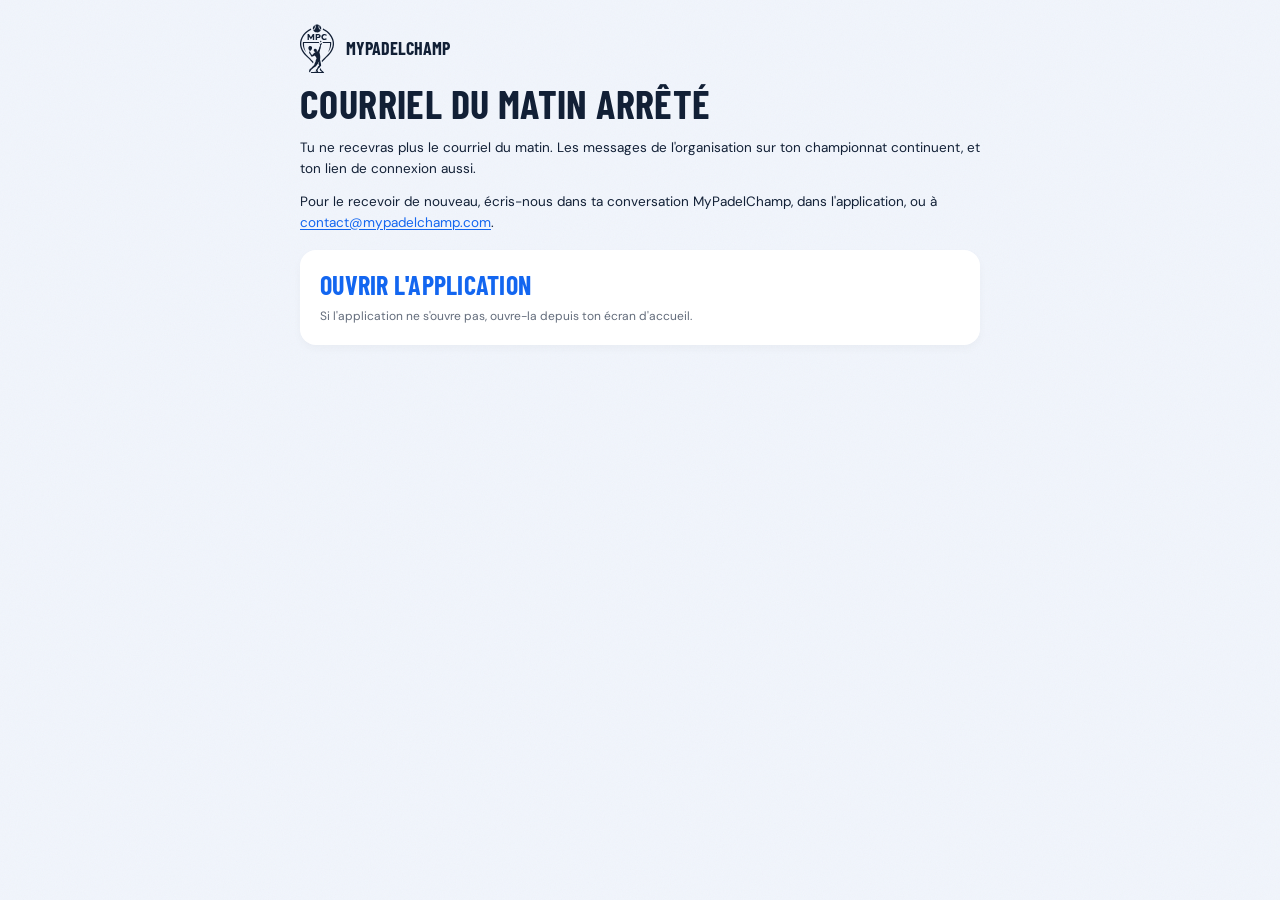
<file: courriel-du-matin-arrete.html>
<!DOCTYPE html>
<html lang="fr">
<head>
<meta charset="utf-8">
<meta name="viewport" content="width=device-width, initial-scale=1">
<title>Courriel du matin arrêté, MyPadelChamp</title>
<meta name="robots" content="noindex">
<link rel="stylesheet" href="styles.css?v=20260919">
<link rel="icon" href="marque/blason.svg" type="image/svg+xml">
<!--
  Page d'arrivée de la fonction `courriel-arret` (S64, 13/10), après le lien « Ne plus recevoir le courriel du
  matin ». Elle ne sert que par redirection, jamais par un lien du site. Aucun script. Gabarit : celui de
  paiement-recu.html.
-->
</head>
<body>

<div class="page">

  <div class="entete">
    <img src="marque/blason.svg" alt="">
    <a href="index.html">MyPadelChamp</a>
  </div>

  <h1>Courriel du matin arrêté</h1>
  <p>Tu ne recevras plus le courriel du matin. Les messages de l'organisation sur ton championnat continuent, et ton lien de connexion aussi.</p>
  <p>Pour le recevoir de nouveau, écris-nous dans ta conversation MyPadelChamp, dans l'application, ou à <a href="mailto:contact@mypadelchamp.com">contact@mypadelchamp.com</a>.</p>

  <a class="carte carte-lien" href="mypadelchamp:///">
    <h2>Ouvrir l'application</h2>
    <p class="note">Si l'application ne s'ouvre pas, ouvre-la depuis ton écran d'accueil.</p>
  </a>

</div>

</body>
</html>
</file>
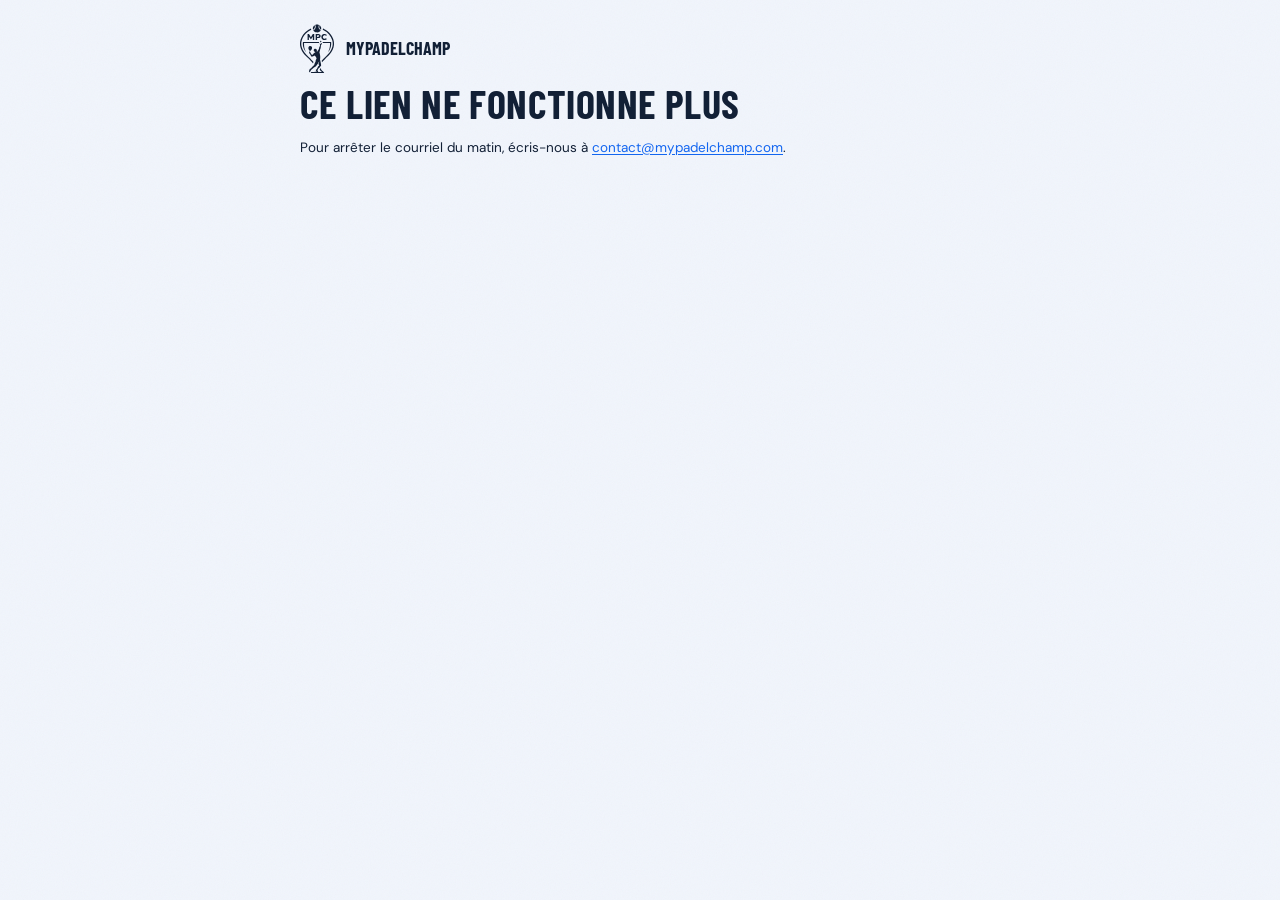
<file: courriel-lien-invalide.html>
<!DOCTYPE html>
<html lang="fr">
<head>
<meta charset="utf-8">
<meta name="viewport" content="width=device-width, initial-scale=1">
<title>Lien invalide, MyPadelChamp</title>
<meta name="robots" content="noindex">
<link rel="stylesheet" href="styles.css?v=20260919">
<link rel="icon" href="marque/blason.svg" type="image/svg+xml">
<!--
  Page d'arrivée de la fonction `courriel-arret` (S64, 13/10) quand le lien d'un courriel du matin est abîmé.
  Elle ne sert que par redirection. Aucun script. Gabarit : celui de paiement-recu.html.
-->
</head>
<body>

<div class="page">

  <div class="entete">
    <img src="marque/blason.svg" alt="">
    <a href="index.html">MyPadelChamp</a>
  </div>

  <h1>Ce lien ne fonctionne plus</h1>
  <p>Pour arrêter le courriel du matin, écris-nous à <a href="mailto:contact@mypadelchamp.com">contact@mypadelchamp.com</a>.</p>

</div>

</body>
</html>
</file>
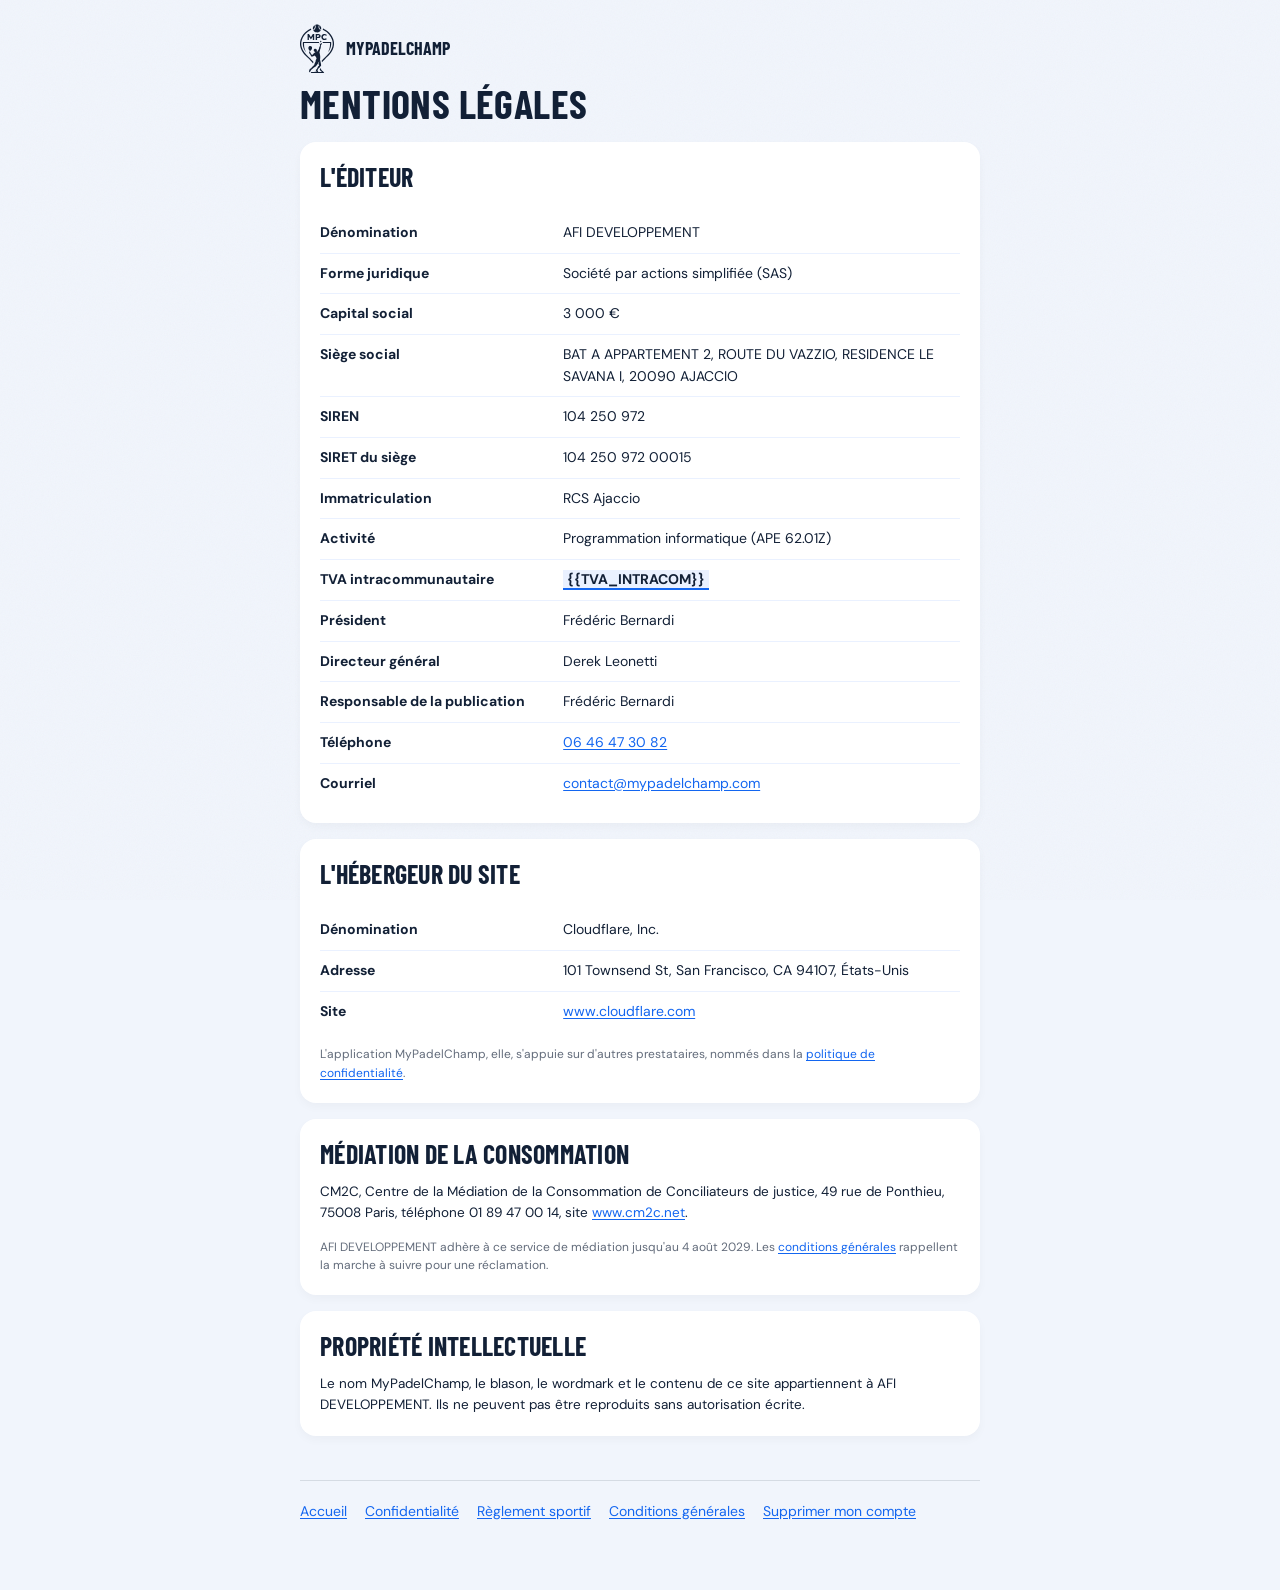
<file: mentions-legales.html>
<!DOCTYPE html>
<html lang="fr">
<head>
<meta charset="utf-8">
<meta name="viewport" content="width=device-width, initial-scale=1">
<title>Mentions légales, MyPadelChamp</title>
<meta name="description" content="Mentions légales du site MyPadelChamp, service d'AFI DEVELOPPEMENT, SAS immatriculée au RCS d'Ajaccio.">
<link rel="canonical" href="https://mypadelchamp.com/mentions-legales">
<link rel="stylesheet" href="styles.css">
<link rel="icon" href="marque/blason.svg" type="image/svg+xml">
<!--
  Chaque ligne du tableau est exigée par la LCEN art. 6 III, sauf le médiateur (code de la
  consommation art. L616-1), qui doit figurer SUR LE SITE et non dans les seules CGV.
  Sanction du manquement pour une société : 375 000 € (economie.gouv.fr).

  L'adresse publiée doit être, à la lettre, celle que l'annuaire des entreprises renvoie pour
  le SIREN 104250972. Une adresse exacte par ailleurs mais différente de celle du registre est
  un écart, et c'est un écart qui se voit.
-->
</head>
<body>

<div class="page">

  <div class="entete">
    <img src="marque/blason.svg" alt="">
    <a href="index.html">MyPadelChamp</a>
  </div>

  <h1>Mentions légales</h1>

  <section class="carte">
    <h2>L'éditeur</h2>
    <div class="defilant">
      <table class="mentions">
        <tbody>
          <tr><th>Dénomination</th><td>AFI DEVELOPPEMENT</td></tr>
          <tr><th>Forme juridique</th><td>Société par actions simplifiée (SAS)</td></tr>
          <tr><th>Capital social</th><td>3 000 €</td></tr>
          <tr><th>Siège social</th><td>BAT A APPARTEMENT 2, ROUTE DU VAZZIO, RESIDENCE LE SAVANA I, 20090 AJACCIO</td></tr>
          <tr><th>SIREN</th><td>104 250 972</td></tr>
          <tr><th>SIRET du siège</th><td>104 250 972 00015</td></tr>
          <tr><th>Immatriculation</th><td>RCS Ajaccio</td></tr>
          <tr><th>Activité</th><td>Programmation informatique (APE 62.01Z)</td></tr>
          <tr><th>TVA intracommunautaire</th><td><span class="jeton">{{TVA_INTRACOM}}</span></td></tr>
          <tr><th>Président</th><td>Frédéric Bernardi</td></tr>
          <tr><th>Directeur général</th><td>Derek Leonetti</td></tr>
          <tr><th>Responsable de la publication</th><td>Frédéric Bernardi</td></tr>
          <tr><th>Téléphone</th><td><a href="tel:+33646473082">06 46 47 30 82</a></td></tr>
          <tr><th>Courriel</th><td><a href="mailto:contact@mypadelchamp.com">contact@mypadelchamp.com</a></td></tr>
        </tbody>
      </table>
    </div>
  </section>

  <section class="carte">
    <h2>L'hébergeur du site</h2>
    <div class="defilant">
      <table class="mentions">
        <tbody>
          <tr><th>Dénomination</th><td>Cloudflare, Inc.</td></tr>
          <tr><th>Adresse</th><td>101 Townsend St, San Francisco, CA 94107, États-Unis</td></tr>
          <tr><th>Site</th><td><a href="https://www.cloudflare.com">www.cloudflare.com</a></td></tr>
        </tbody>
      </table>
    </div>
    <p class="note">L'application MyPadelChamp, elle, s'appuie sur d'autres prestataires, nommés dans la <a href="confidentialite.html">politique de confidentialité</a>.</p>
  </section>

  <section class="carte">
    <h2>Médiation de la consommation</h2>
    <p>CM2C, Centre de la Médiation de la Consommation de Conciliateurs de justice, 49 rue de Ponthieu, 75008 Paris, téléphone 01 89 47 00 14, site <a href="https://www.cm2c.net">www.cm2c.net</a>.</p>
    <p class="note">AFI DEVELOPPEMENT adhère à ce service de médiation jusqu'au 4 août 2029. Les <a href="cgu-cgv.html">conditions générales</a> rappellent la marche à suivre pour une réclamation.</p>
  </section>

  <section class="carte">
    <h2>Propriété intellectuelle</h2>
    <p>Le nom MyPadelChamp, le blason, le wordmark et le contenu de ce site appartiennent à AFI DEVELOPPEMENT. Ils ne peuvent pas être reproduits sans autorisation écrite.</p>
  </section>

  <footer class="pied">
    <nav>
      <a href="index.html">Accueil</a>
      <a href="confidentialite.html">Confidentialité</a>
      <a href="reglement-sportif.html">Règlement sportif</a>
      <a href="cgu-cgv.html">Conditions générales</a>
      <a href="suppression-de-compte.html">Supprimer mon compte</a>
    </nav>
  </footer>

</div>

</body>
</html>
</file>
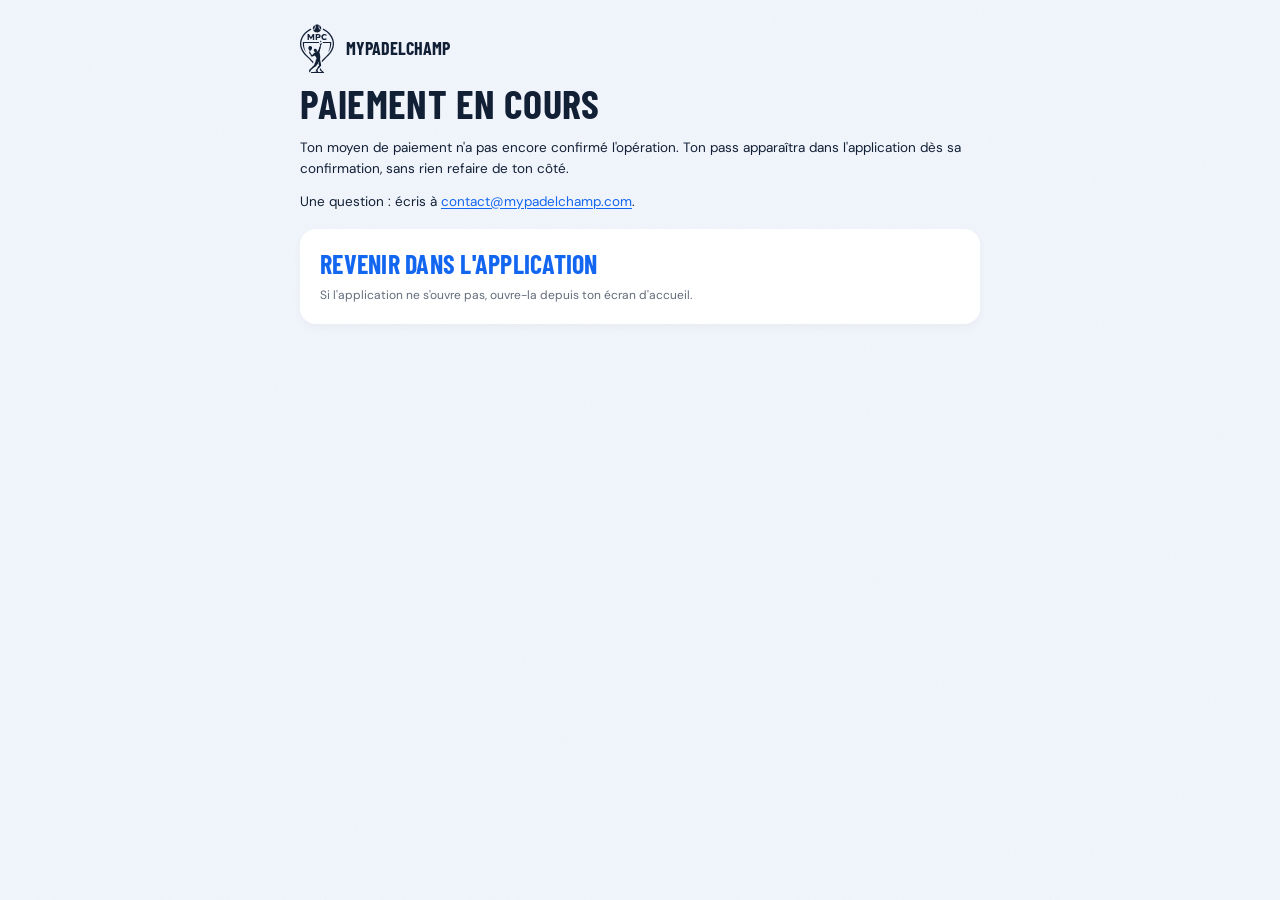
<file: paiement-en-cours.html>
<!DOCTYPE html>
<html lang="fr">
<head>
<meta charset="utf-8">
<meta name="viewport" content="width=device-width, initial-scale=1">
<title>Paiement en cours, MyPadelChamp</title>
<meta name="robots" content="noindex">
<link rel="stylesheet" href="styles.css?v=20260919">
<link rel="icon" href="marque/blason.svg" type="image/svg+xml">
<!--
  Page d'arrivée de la fonction `paiement` (correctif B du
  2026-09-19). Elle ne sert que par redirection, jamais par un lien du site. Aucun script :
  le retour dans l'app est un lien `mypadelchamp:///` que le joueur touche, la politique de
  confidentialité affirmant que le site n'exécute rien. Gabarit : celui de 404.html.
-->
</head>
<body>

<div class="page">

  <div class="entete">
    <img src="marque/blason.svg" alt="">
    <a href="index.html">MyPadelChamp</a>
  </div>

  <h1>Paiement en cours</h1>
  <p>Ton moyen de paiement n'a pas encore confirmé l'opération. Ton pass apparaîtra dans l'application dès sa confirmation, sans rien refaire de ton côté.</p>
  <p>Une question : écris à <a href="mailto:contact@mypadelchamp.com">contact@mypadelchamp.com</a>.</p>

  <a class="carte carte-lien" href="mypadelchamp:///">
    <h2>Revenir dans l'application</h2>
    <p class="note">Si l'application ne s'ouvre pas, ouvre-la depuis ton écran d'accueil.</p>
  </a>

</div>

</body>
</html>
</file>
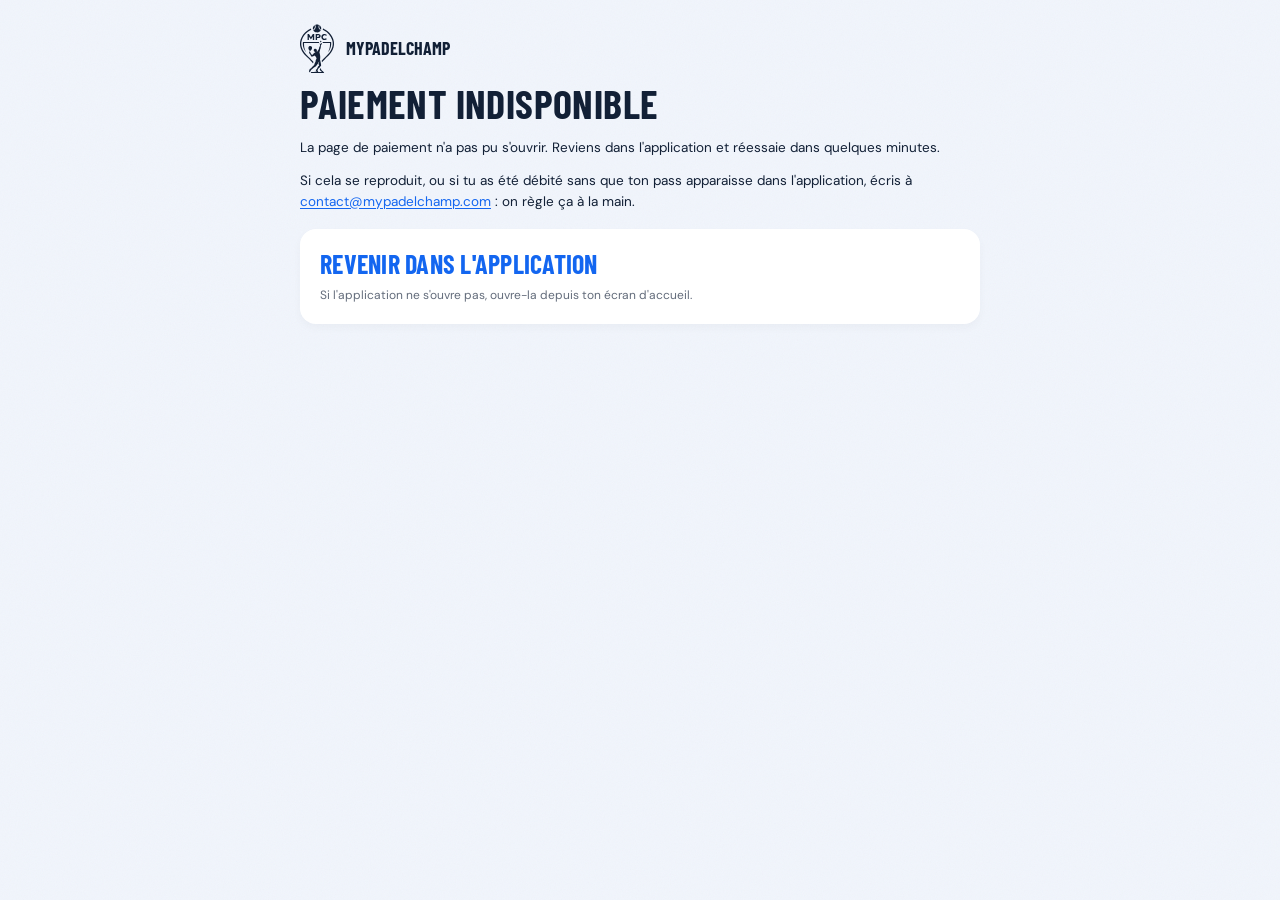
<file: paiement-impossible.html>
<!DOCTYPE html>
<html lang="fr">
<head>
<meta charset="utf-8">
<meta name="viewport" content="width=device-width, initial-scale=1">
<title>Paiement indisponible, MyPadelChamp</title>
<meta name="robots" content="noindex">
<link rel="stylesheet" href="styles.css?v=20260919">
<link rel="icon" href="marque/blason.svg" type="image/svg+xml">
<!--
  Page d'arrivée de la fonction `paiement` (correctif B du
  2026-09-19). Elle ne sert que par redirection, jamais par un lien du site. Aucun script :
  le retour dans l'app est un lien `mypadelchamp:///` que le joueur touche, la politique de
  confidentialité affirmant que le site n'exécute rien. Gabarit : celui de 404.html.
-->
</head>
<body>

<div class="page">

  <div class="entete">
    <img src="marque/blason.svg" alt="">
    <a href="index.html">MyPadelChamp</a>
  </div>

  <h1>Paiement indisponible</h1>
  <p>La page de paiement n'a pas pu s'ouvrir. Reviens dans l'application et réessaie dans quelques minutes.</p>
  <p>Si cela se reproduit, ou si tu as été débité sans que ton pass apparaisse dans l'application, écris à <a href="mailto:contact@mypadelchamp.com">contact@mypadelchamp.com</a> : on règle ça à la main.</p>

  <a class="carte carte-lien" href="mypadelchamp:///">
    <h2>Revenir dans l'application</h2>
    <p class="note">Si l'application ne s'ouvre pas, ouvre-la depuis ton écran d'accueil.</p>
  </a>

</div>

</body>
</html>
</file>
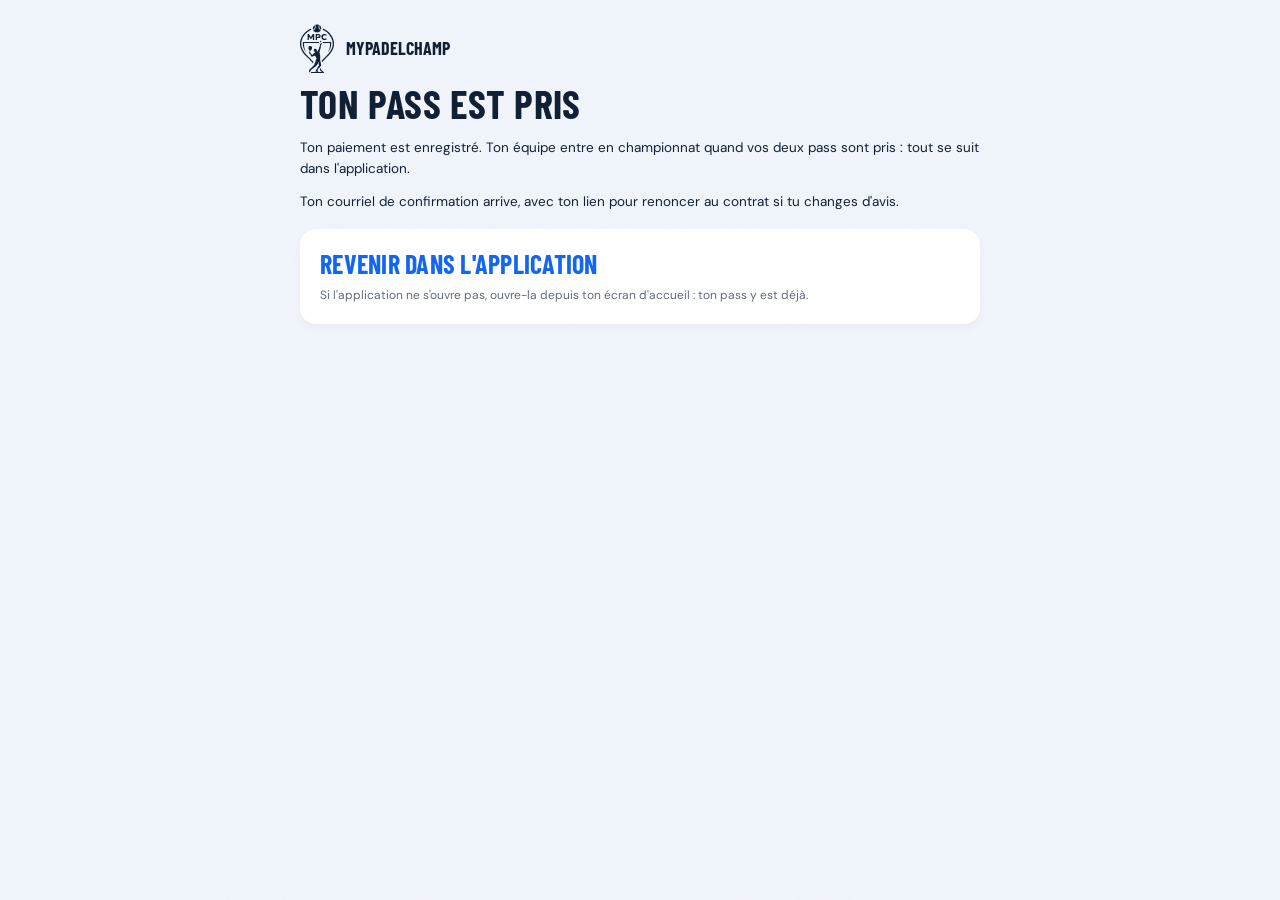
<file: paiement-recu.html>
<!DOCTYPE html>
<html lang="fr">
<head>
<meta charset="utf-8">
<meta name="viewport" content="width=device-width, initial-scale=1">
<title>Paiement reçu, MyPadelChamp</title>
<meta name="robots" content="noindex">
<link rel="stylesheet" href="styles.css?v=20260919">
<link rel="icon" href="marque/blason.svg" type="image/svg+xml">
<!--
  Page d'arrivée de la fonction `paiement` (correctif B du
  2026-09-19). Elle ne sert que par redirection, jamais par un lien du site. Aucun script :
  le retour dans l'app est un lien `mypadelchamp:///` que le joueur touche, la politique de
  confidentialité affirmant que le site n'exécute rien. Gabarit : celui de 404.html.
-->
</head>
<body>

<div class="page">

  <div class="entete">
    <img src="marque/blason.svg" alt="">
    <a href="index.html">MyPadelChamp</a>
  </div>

  <h1>Ton pass est pris</h1>
  <p>Ton paiement est enregistré. Ton équipe entre en championnat quand vos deux pass sont pris : tout se suit dans l'application.</p>
  <p>Ton courriel de confirmation arrive, avec ton lien pour renoncer au contrat si tu changes d'avis.</p>

  <a class="carte carte-lien" href="mypadelchamp:///">
    <h2>Revenir dans l'application</h2>
    <p class="note">Si l'application ne s'ouvre pas, ouvre-la depuis ton écran d'accueil : ton pass y est déjà.</p>
  </a>

</div>

</body>
</html>
</file>
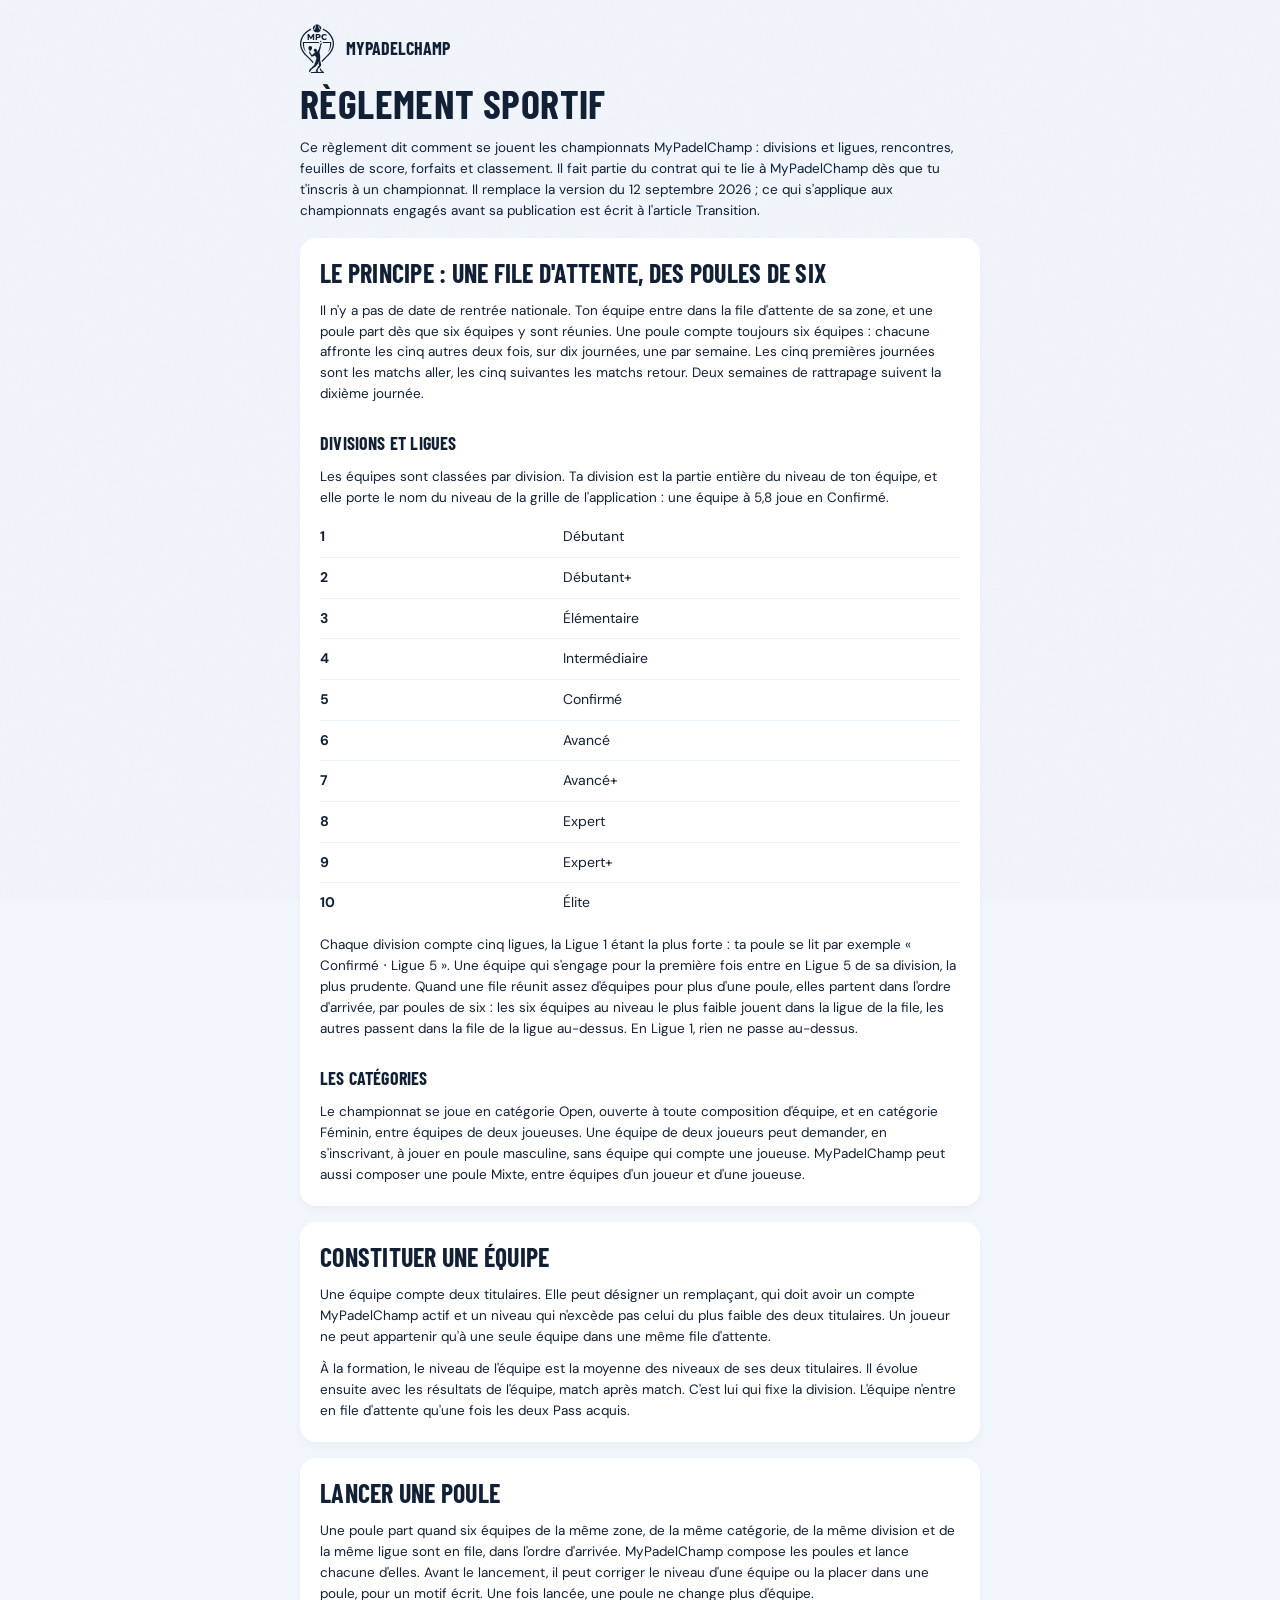
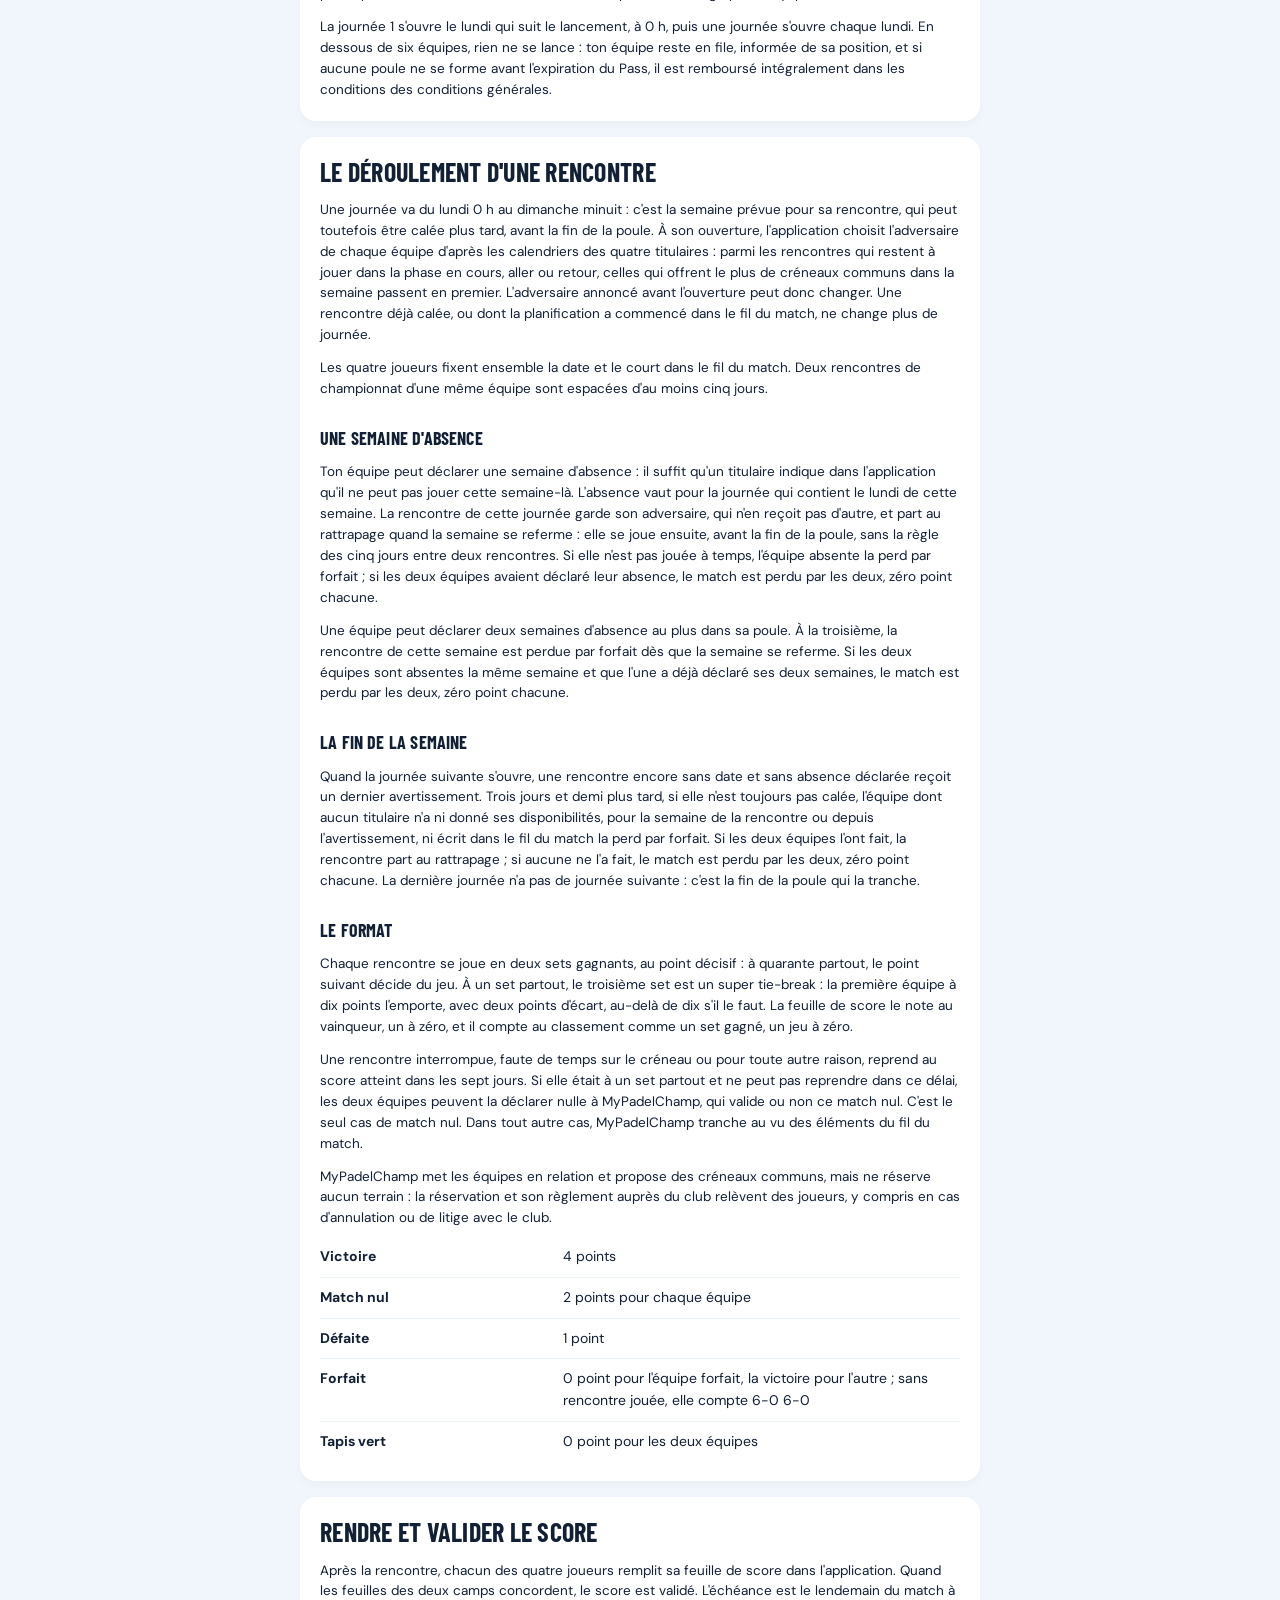
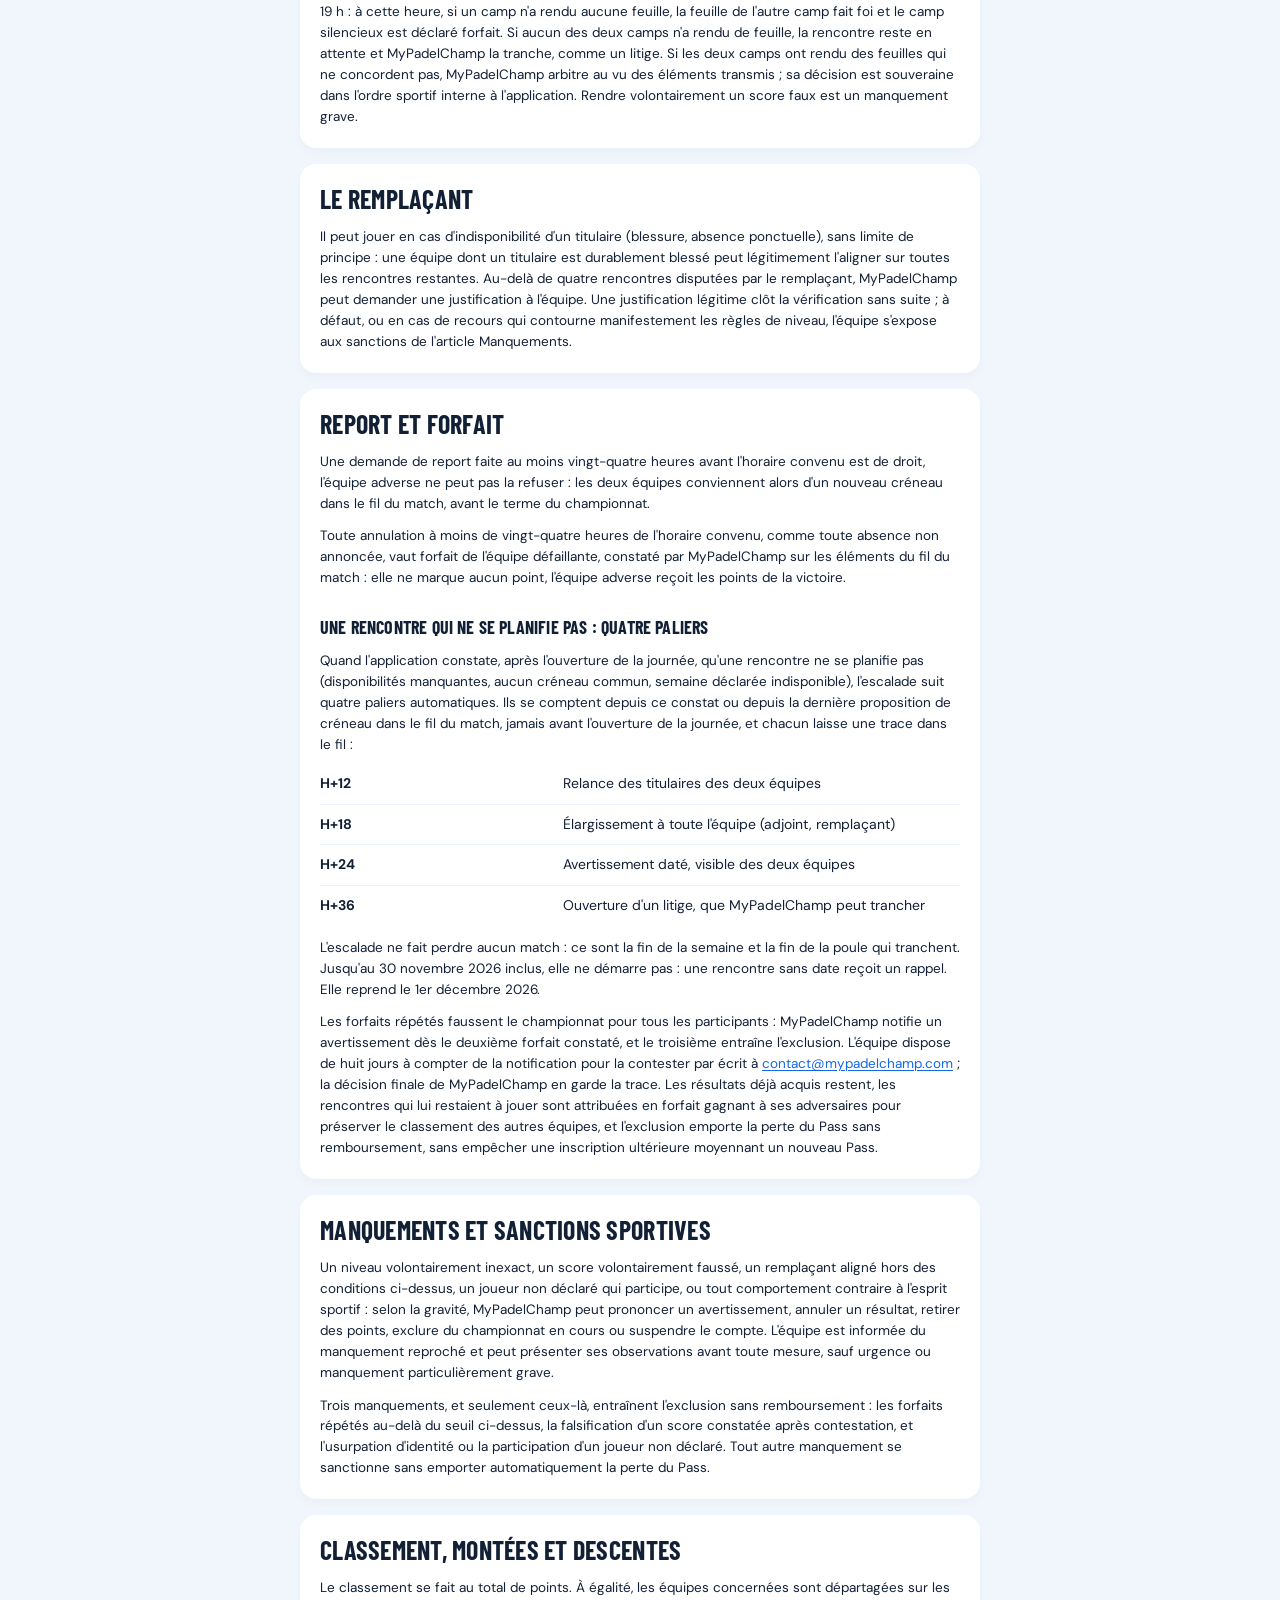
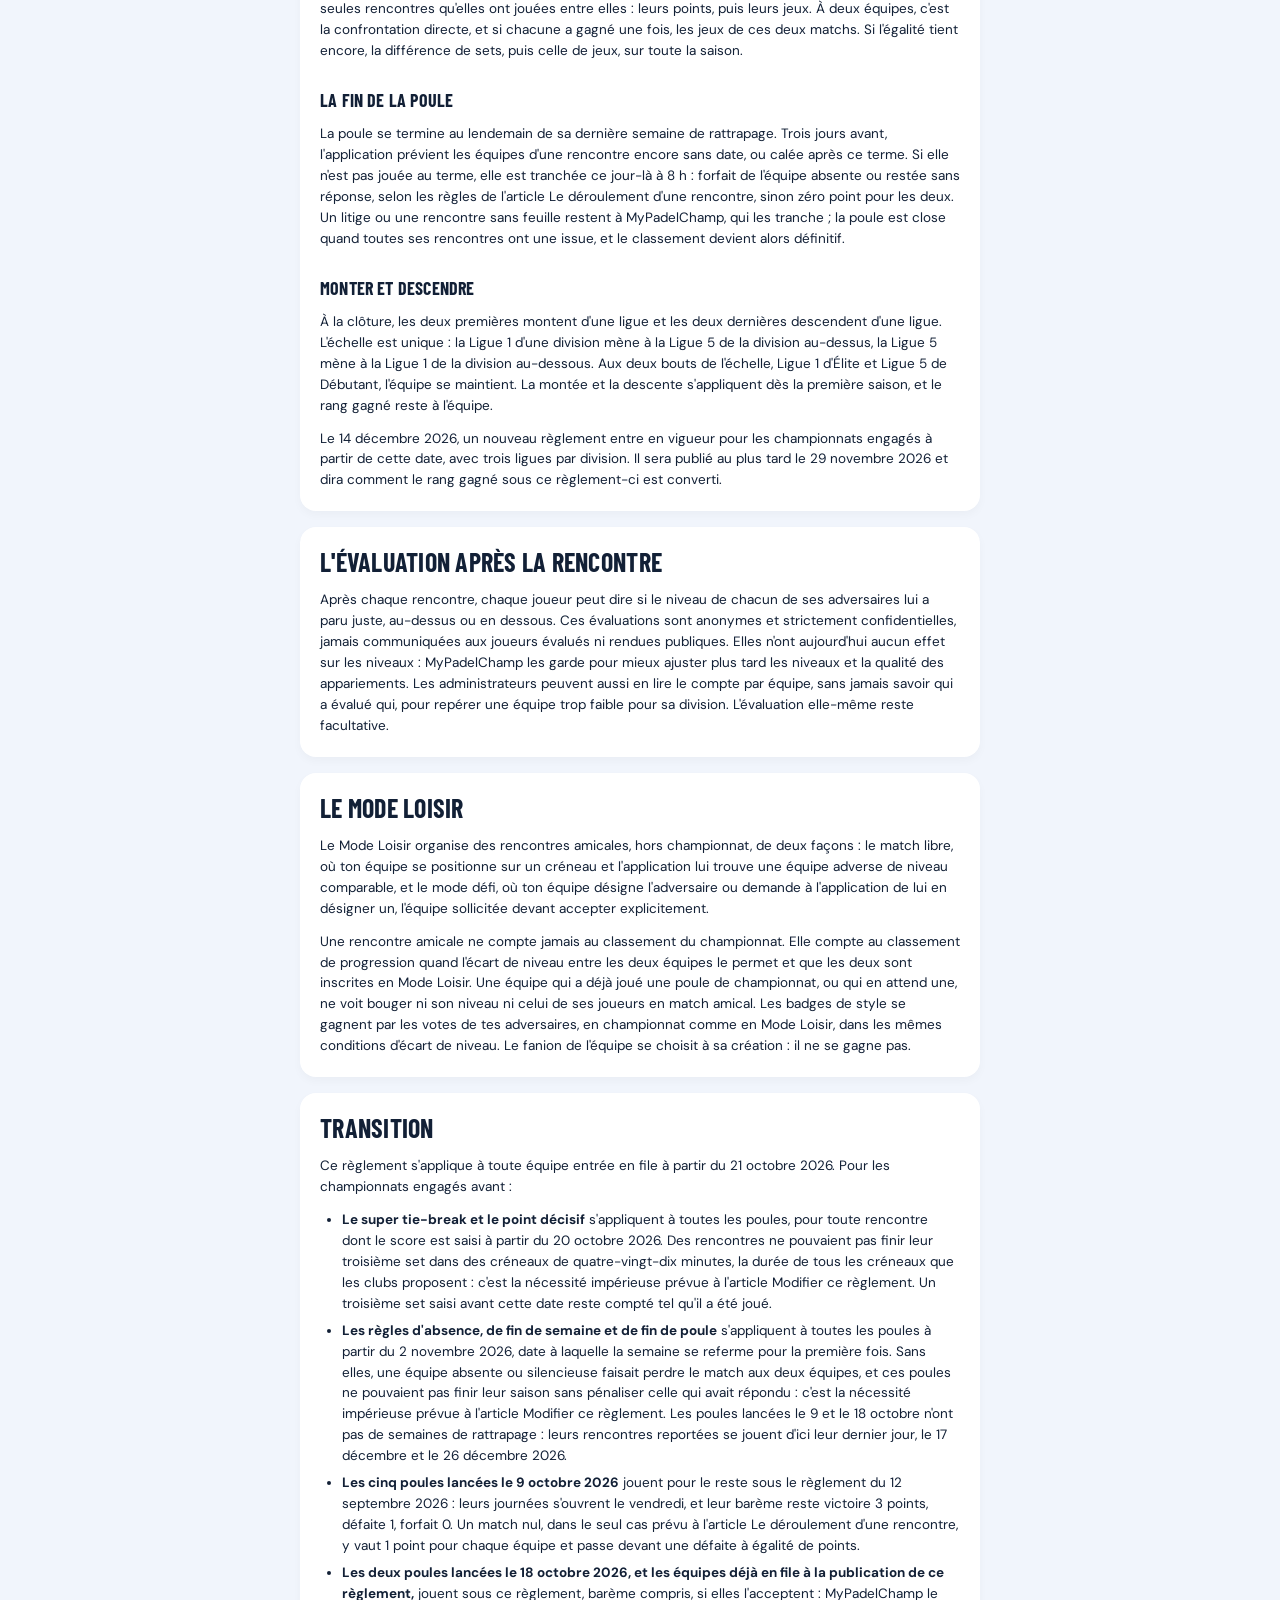
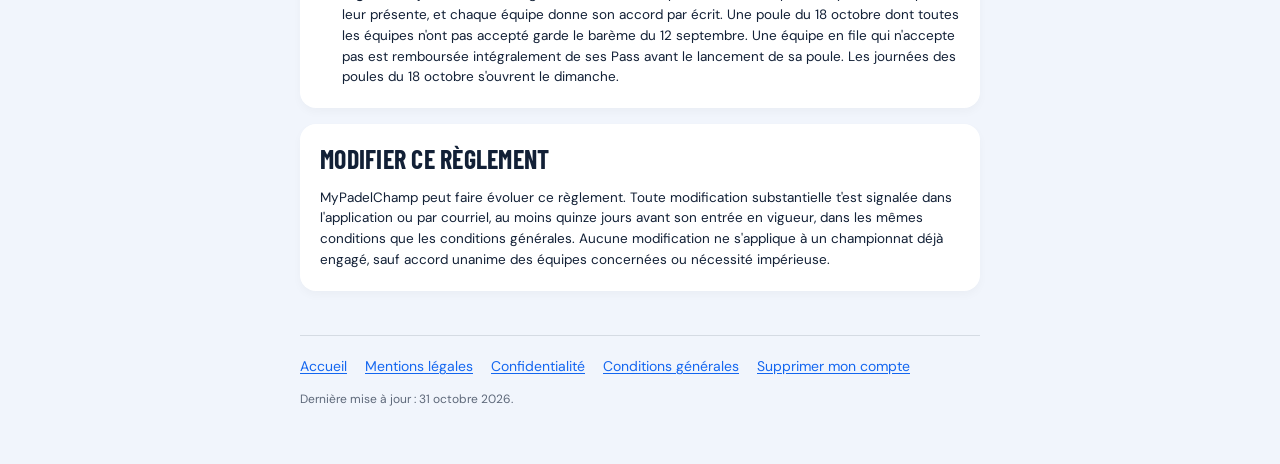
<file: reglement-sportif.html>
<!DOCTYPE html>
<html lang="fr">
<head>
<meta charset="utf-8">
<meta name="viewport" content="width=device-width, initial-scale=1">
<title>Règlement sportif, MyPadelChamp</title>
<meta name="description" content="Le règlement sportif des championnats MyPadelChamp : divisions et ligues, rencontres, feuilles de score, forfaits et classement.">
<link rel="canonical" href="https://mypadelchamp.com/reglement-sportif">
<link rel="stylesheet" href="styles.css">
<link rel="icon" href="marque/blason.svg" type="image/svg+xml">
<!--
  Fait partie intégrante des Conditions générales : les règles ci-dessous doivent rester identiques
  à celles appliquées par le code, pas l'inverse. Réécrite le 2026-10-20 (S46) sur une confrontation
  au code en production ce jour-là : lundi de départ et absence (S66 lot 1), super tie-break compté
  1-0 et barème par poule (S67), en plus de la version du 12/09.

  Sources : `_shared/paliers.ts` (Division nommée, cinq ligues, entrée en Ligue 5, conversion du
  14/12), `league-launcher/logic.ts` (datesDeLaPoule, repartirLancement, issuesDeFinDeSaison),
  `cron-processor/logic.ts` (ouverture des journées, composerLaJournee, rencontreEngagee,
  equipesAbsentes, clôture à date), `_shared/cadence.ts` (cinq jours), `_shared/escalade.ts` et
  `_shared/pont.ts` (paliers, pont jusqu'au 2026-11-30), `_shared/echeance-feuilles.ts` (lendemain
  19 h), `score-engine/logic.ts` (troisiemeSetAuVainqueur, barèmes 3-1-0 et 4-2-1-0, nul, départage),
  `admin-equipes` (composition avant lancement, refus après), `_shared/categories.ts`.

  Ce qui n'est PAS appliqué par le code et relève d'une décision humaine de MyPadelChamp : le
  contrôle du remplaçant, le report de match, le forfait pour annulation tardive, la reprise d'une
  rencontre interrompue et le nul, les forfaits répétés, les sanctions, l'exclusion, le litige et la
  rencontre sans feuille, l'accord des équipes engagées avant cette version.
-->
</head>
<body>

<div class="page">

  <div class="entete">
    <img src="marque/blason.svg" alt="">
    <a href="index.html">MyPadelChamp</a>
  </div>

  <h1>Règlement sportif</h1>
  <p>Ce règlement dit comment se jouent les championnats MyPadelChamp : divisions et ligues, rencontres, feuilles de score, forfaits et classement. Il fait partie du contrat qui te lie à MyPadelChamp dès que tu t'inscris à un championnat. Il remplace la version du 12 septembre 2026 ; ce qui s'applique aux championnats engagés avant sa publication est écrit à l'article Transition.</p>

  <section class="carte">
    <h2>Le principe : une file d'attente, des poules de six</h2>
    <p>Il n'y a pas de date de rentrée nationale. Ton équipe entre dans la file d'attente de sa zone, et une poule part dès que six équipes y sont réunies. Une poule compte toujours six équipes : chacune affronte les cinq autres deux fois, sur dix journées, une par semaine. Les cinq premières journées sont les matchs aller, les cinq suivantes les matchs retour. Deux semaines de rattrapage suivent la dixième journée.</p>
    <h3>Divisions et ligues</h3>
    <p>Les équipes sont classées par division. Ta division est la partie entière du niveau de ton équipe, et elle porte le nom du niveau de la grille de l'application : une équipe à 5,8 joue en Confirmé.</p>
    <table class="mentions">
      <tbody>
        <tr><th>1</th><td>Débutant</td></tr>
        <tr><th>2</th><td>Débutant+</td></tr>
        <tr><th>3</th><td>Élémentaire</td></tr>
        <tr><th>4</th><td>Intermédiaire</td></tr>
        <tr><th>5</th><td>Confirmé</td></tr>
        <tr><th>6</th><td>Avancé</td></tr>
        <tr><th>7</th><td>Avancé+</td></tr>
        <tr><th>8</th><td>Expert</td></tr>
        <tr><th>9</th><td>Expert+</td></tr>
        <tr><th>10</th><td>Élite</td></tr>
      </tbody>
    </table>
    <p>Chaque division compte cinq ligues, la Ligue 1 étant la plus forte : ta poule se lit par exemple « Confirmé · Ligue 5 ». Une équipe qui s'engage pour la première fois entre en Ligue 5 de sa division, la plus prudente. Quand une file réunit assez d'équipes pour plus d'une poule, elles partent dans l'ordre d'arrivée, par poules de six : les six équipes au niveau le plus faible jouent dans la ligue de la file, les autres passent dans la file de la ligue au-dessus. En Ligue 1, rien ne passe au-dessus.</p>
    <h3>Les catégories</h3>
    <p>Le championnat se joue en catégorie Open, ouverte à toute composition d'équipe, et en catégorie Féminin, entre équipes de deux joueuses. Une équipe de deux joueurs peut demander, en s'inscrivant, à jouer en poule masculine, sans équipe qui compte une joueuse. MyPadelChamp peut aussi composer une poule Mixte, entre équipes d'un joueur et d'une joueuse.</p>
  </section>

  <section class="carte">
    <h2>Constituer une équipe</h2>
    <p>Une équipe compte deux titulaires. Elle peut désigner un remplaçant, qui doit avoir un compte MyPadelChamp actif et un niveau qui n'excède pas celui du plus faible des deux titulaires. Un joueur ne peut appartenir qu'à une seule équipe dans une même file d'attente.</p>
    <p>À la formation, le niveau de l'équipe est la moyenne des niveaux de ses deux titulaires. Il évolue ensuite avec les résultats de l'équipe, match après match. C'est lui qui fixe la division. L'équipe n'entre en file d'attente qu'une fois les deux Pass acquis.</p>
  </section>

  <section class="carte">
    <h2>Lancer une poule</h2>
    <p>Une poule part quand six équipes de la même zone, de la même catégorie, de la même division et de la même ligue sont en file, dans l'ordre d'arrivée. MyPadelChamp compose les poules et lance chacune d'elles. Avant le lancement, il peut corriger le niveau d'une équipe ou la placer dans une poule, pour un motif écrit. Une fois lancée, une poule ne change plus d'équipe.</p>
    <p>La journée 1 s'ouvre le lundi qui suit le lancement, à 0 h, puis une journée s'ouvre chaque lundi. En dessous de six équipes, rien ne se lance : ton équipe reste en file, informée de sa position, et si aucune poule ne se forme avant l'expiration du Pass, il est remboursé intégralement dans les conditions des conditions générales.</p>
  </section>

  <section class="carte">
    <h2>Le déroulement d'une rencontre</h2>
    <p>Une journée va du lundi 0 h au dimanche minuit : c'est la semaine prévue pour sa rencontre, qui peut toutefois être calée plus tard, avant la fin de la poule. À son ouverture, l'application choisit l'adversaire de chaque équipe d'après les calendriers des quatre titulaires : parmi les rencontres qui restent à jouer dans la phase en cours, aller ou retour, celles qui offrent le plus de créneaux communs dans la semaine passent en premier. L'adversaire annoncé avant l'ouverture peut donc changer. Une rencontre déjà calée, ou dont la planification a commencé dans le fil du match, ne change plus de journée.</p>
    <p>Les quatre joueurs fixent ensemble la date et le court dans le fil du match. Deux rencontres de championnat d'une même équipe sont espacées d'au moins cinq jours.</p>
    <h3>Une semaine d'absence</h3>
    <p>Ton équipe peut déclarer une semaine d'absence : il suffit qu'un titulaire indique dans l'application qu'il ne peut pas jouer cette semaine-là. L'absence vaut pour la journée qui contient le lundi de cette semaine. La rencontre de cette journée garde son adversaire, qui n'en reçoit pas d'autre, et part au rattrapage quand la semaine se referme : elle se joue ensuite, avant la fin de la poule, sans la règle des cinq jours entre deux rencontres. Si elle n'est pas jouée à temps, l'équipe absente la perd par forfait ; si les deux équipes avaient déclaré leur absence, le match est perdu par les deux, zéro point chacune.</p>
    <p>Une équipe peut déclarer deux semaines d'absence au plus dans sa poule. À la troisième, la rencontre de cette semaine est perdue par forfait dès que la semaine se referme. Si les deux équipes sont absentes la même semaine et que l'une a déjà déclaré ses deux semaines, le match est perdu par les deux, zéro point chacune.</p>
    <h3>La fin de la semaine</h3>
    <p>Quand la journée suivante s'ouvre, une rencontre encore sans date et sans absence déclarée reçoit un dernier avertissement. Trois jours et demi plus tard, si elle n'est toujours pas calée, l'équipe dont aucun titulaire n'a ni donné ses disponibilités, pour la semaine de la rencontre ou depuis l'avertissement, ni écrit dans le fil du match la perd par forfait. Si les deux équipes l'ont fait, la rencontre part au rattrapage ; si aucune ne l'a fait, le match est perdu par les deux, zéro point chacune. La dernière journée n'a pas de journée suivante : c'est la fin de la poule qui la tranche.</p>
    <h3>Le format</h3>
    <p>Chaque rencontre se joue en deux sets gagnants, au point décisif : à quarante partout, le point suivant décide du jeu. À un set partout, le troisième set est un super tie-break : la première équipe à dix points l'emporte, avec deux points d'écart, au-delà de dix s'il le faut. La feuille de score le note au vainqueur, un à zéro, et il compte au classement comme un set gagné, un jeu à zéro.</p>
    <p>Une rencontre interrompue, faute de temps sur le créneau ou pour toute autre raison, reprend au score atteint dans les sept jours. Si elle était à un set partout et ne peut pas reprendre dans ce délai, les deux équipes peuvent la déclarer nulle à MyPadelChamp, qui valide ou non ce match nul. C'est le seul cas de match nul. Dans tout autre cas, MyPadelChamp tranche au vu des éléments du fil du match.</p>
    <p>MyPadelChamp met les équipes en relation et propose des créneaux communs, mais ne réserve aucun terrain : la réservation et son règlement auprès du club relèvent des joueurs, y compris en cas d'annulation ou de litige avec le club.</p>
    <table class="mentions">
      <tbody>
        <tr><th>Victoire</th><td>4 points</td></tr>
        <tr><th>Match nul</th><td>2 points pour chaque équipe</td></tr>
        <tr><th>Défaite</th><td>1 point</td></tr>
        <tr><th>Forfait</th><td>0 point pour l'équipe forfait, la victoire pour l'autre ; sans rencontre jouée, elle compte 6-0 6-0</td></tr>
        <tr><th>Tapis vert</th><td>0 point pour les deux équipes</td></tr>
      </tbody>
    </table>
  </section>

  <section class="carte">
    <h2>Rendre et valider le score</h2>
    <p>Après la rencontre, chacun des quatre joueurs remplit sa feuille de score dans l'application. Quand les feuilles des deux camps concordent, le score est validé. L'échéance est le lendemain du match à 19 h : à cette heure, si un camp n'a rendu aucune feuille, la feuille de l'autre camp fait foi et le camp silencieux est déclaré forfait. Si aucun des deux camps n'a rendu de feuille, la rencontre reste en attente et MyPadelChamp la tranche, comme un litige. Si les deux camps ont rendu des feuilles qui ne concordent pas, MyPadelChamp arbitre au vu des éléments transmis ; sa décision est souveraine dans l'ordre sportif interne à l'application. Rendre volontairement un score faux est un manquement grave.</p>
  </section>

  <section class="carte">
    <h2>Le remplaçant</h2>
    <p>Il peut jouer en cas d'indisponibilité d'un titulaire (blessure, absence ponctuelle), sans limite de principe : une équipe dont un titulaire est durablement blessé peut légitimement l'aligner sur toutes les rencontres restantes. Au-delà de quatre rencontres disputées par le remplaçant, MyPadelChamp peut demander une justification à l'équipe. Une justification légitime clôt la vérification sans suite ; à défaut, ou en cas de recours qui contourne manifestement les règles de niveau, l'équipe s'expose aux sanctions de l'article Manquements.</p>
  </section>

  <section class="carte">
    <h2>Report et forfait</h2>
    <p>Une demande de report faite au moins vingt-quatre heures avant l'horaire convenu est de droit, l'équipe adverse ne peut pas la refuser : les deux équipes conviennent alors d'un nouveau créneau dans le fil du match, avant le terme du championnat.</p>
    <p>Toute annulation à moins de vingt-quatre heures de l'horaire convenu, comme toute absence non annoncée, vaut forfait de l'équipe défaillante, constaté par MyPadelChamp sur les éléments du fil du match : elle ne marque aucun point, l'équipe adverse reçoit les points de la victoire.</p>
    <h3>Une rencontre qui ne se planifie pas : quatre paliers</h3>
    <p>Quand l'application constate, après l'ouverture de la journée, qu'une rencontre ne se planifie pas (disponibilités manquantes, aucun créneau commun, semaine déclarée indisponible), l'escalade suit quatre paliers automatiques. Ils se comptent depuis ce constat ou depuis la dernière proposition de créneau dans le fil du match, jamais avant l'ouverture de la journée, et chacun laisse une trace dans le fil :</p>
    <table class="mentions">
      <tbody>
        <tr><th>H+12</th><td>Relance des titulaires des deux équipes</td></tr>
        <tr><th>H+18</th><td>Élargissement à toute l'équipe (adjoint, remplaçant)</td></tr>
        <tr><th>H+24</th><td>Avertissement daté, visible des deux équipes</td></tr>
        <tr><th>H+36</th><td>Ouverture d'un litige, que MyPadelChamp peut trancher</td></tr>
      </tbody>
    </table>
    <p>L'escalade ne fait perdre aucun match : ce sont la fin de la semaine et la fin de la poule qui tranchent. Jusqu'au 30 novembre 2026 inclus, elle ne démarre pas : une rencontre sans date reçoit un rappel. Elle reprend le 1er décembre 2026.</p>
    <p>Les forfaits répétés faussent le championnat pour tous les participants : MyPadelChamp notifie un avertissement dès le deuxième forfait constaté, et le troisième entraîne l'exclusion. L'équipe dispose de huit jours à compter de la notification pour la contester par écrit à <a href="mailto:contact@mypadelchamp.com">contact@mypadelchamp.com</a> ; la décision finale de MyPadelChamp en garde la trace. Les résultats déjà acquis restent, les rencontres qui lui restaient à jouer sont attribuées en forfait gagnant à ses adversaires pour préserver le classement des autres équipes, et l'exclusion emporte la perte du Pass sans remboursement, sans empêcher une inscription ultérieure moyennant un nouveau Pass.</p>
  </section>

  <section class="carte">
    <h2>Manquements et sanctions sportives</h2>
    <p>Un niveau volontairement inexact, un score volontairement faussé, un remplaçant aligné hors des conditions ci-dessus, un joueur non déclaré qui participe, ou tout comportement contraire à l'esprit sportif : selon la gravité, MyPadelChamp peut prononcer un avertissement, annuler un résultat, retirer des points, exclure du championnat en cours ou suspendre le compte. L'équipe est informée du manquement reproché et peut présenter ses observations avant toute mesure, sauf urgence ou manquement particulièrement grave.</p>
    <p>Trois manquements, et seulement ceux-là, entraînent l'exclusion sans remboursement : les forfaits répétés au-delà du seuil ci-dessus, la falsification d'un score constatée après contestation, et l'usurpation d'identité ou la participation d'un joueur non déclaré. Tout autre manquement se sanctionne sans emporter automatiquement la perte du Pass.</p>
  </section>

  <section class="carte">
    <h2>Classement, montées et descentes</h2>
    <p>Le classement se fait au total de points. À égalité, les équipes concernées sont départagées sur les seules rencontres qu'elles ont jouées entre elles : leurs points, puis leurs jeux. À deux équipes, c'est la confrontation directe, et si chacune a gagné une fois, les jeux de ces deux matchs. Si l'égalité tient encore, la différence de sets, puis celle de jeux, sur toute la saison.</p>
    <h3>La fin de la poule</h3>
    <p>La poule se termine au lendemain de sa dernière semaine de rattrapage. Trois jours avant, l'application prévient les équipes d'une rencontre encore sans date, ou calée après ce terme. Si elle n'est pas jouée au terme, elle est tranchée ce jour-là à 8 h : forfait de l'équipe absente ou restée sans réponse, selon les règles de l'article Le déroulement d'une rencontre, sinon zéro point pour les deux. Un litige ou une rencontre sans feuille restent à MyPadelChamp, qui les tranche ; la poule est close quand toutes ses rencontres ont une issue, et le classement devient alors définitif.</p>
    <h3>Monter et descendre</h3>
    <p>À la clôture, les deux premières montent d'une ligue et les deux dernières descendent d'une ligue. L'échelle est unique : la Ligue 1 d'une division mène à la Ligue 5 de la division au-dessus, la Ligue 5 mène à la Ligue 1 de la division au-dessous. Aux deux bouts de l'échelle, Ligue 1 d'Élite et Ligue 5 de Débutant, l'équipe se maintient. La montée et la descente s'appliquent dès la première saison, et le rang gagné reste à l'équipe.</p>
    <p>Le 14 décembre 2026, un nouveau règlement entre en vigueur pour les championnats engagés à partir de cette date, avec trois ligues par division. Il sera publié au plus tard le 29 novembre 2026 et dira comment le rang gagné sous ce règlement-ci est converti.</p>
  </section>

  <section class="carte">
    <h2>L'évaluation après la rencontre</h2>
    <p>Après chaque rencontre, chaque joueur peut dire si le niveau de chacun de ses adversaires lui a paru juste, au-dessus ou en dessous. Ces évaluations sont anonymes et strictement confidentielles, jamais communiquées aux joueurs évalués ni rendues publiques. Elles n'ont aujourd'hui aucun effet sur les niveaux : MyPadelChamp les garde pour mieux ajuster plus tard les niveaux et la qualité des appariements. Les administrateurs peuvent aussi en lire le compte par équipe, sans jamais savoir qui a évalué qui, pour repérer une équipe trop faible pour sa division. L'évaluation elle-même reste facultative.</p>
  </section>

  <section class="carte">
    <h2>Le Mode Loisir</h2>
    <p>Le Mode Loisir organise des rencontres amicales, hors championnat, de deux façons : le match libre, où ton équipe se positionne sur un créneau et l'application lui trouve une équipe adverse de niveau comparable, et le mode défi, où ton équipe désigne l'adversaire ou demande à l'application de lui en désigner un, l'équipe sollicitée devant accepter explicitement.</p>
    <p>Une rencontre amicale ne compte jamais au classement du championnat. Elle compte au classement de progression quand l'écart de niveau entre les deux équipes le permet et que les deux sont inscrites en Mode Loisir. Une équipe qui a déjà joué une poule de championnat, ou qui en attend une, ne voit bouger ni son niveau ni celui de ses joueurs en match amical. Les badges de style se gagnent par les votes de tes adversaires, en championnat comme en Mode Loisir, dans les mêmes conditions d'écart de niveau. Le fanion de l'équipe se choisit à sa création : il ne se gagne pas.</p>
  </section>

  <section class="carte">
    <h2>Transition</h2>
    <p>Ce règlement s'applique à toute équipe entrée en file à partir du 21 octobre 2026. Pour les championnats engagés avant :</p>
    <ul>
      <li><b>Le super tie-break et le point décisif</b> s'appliquent à toutes les poules, pour toute rencontre dont le score est saisi à partir du 20 octobre 2026. Des rencontres ne pouvaient pas finir leur troisième set dans des créneaux de quatre-vingt-dix minutes, la durée de tous les créneaux que les clubs proposent : c'est la nécessité impérieuse prévue à l'article Modifier ce règlement. Un troisième set saisi avant cette date reste compté tel qu'il a été joué.</li>
      <li><b>Les règles d'absence, de fin de semaine et de fin de poule</b> s'appliquent à toutes les poules à partir du 2 novembre 2026, date à laquelle la semaine se referme pour la première fois. Sans elles, une équipe absente ou silencieuse faisait perdre le match aux deux équipes, et ces poules ne pouvaient pas finir leur saison sans pénaliser celle qui avait répondu : c'est la nécessité impérieuse prévue à l'article Modifier ce règlement. Les poules lancées le 9 et le 18 octobre n'ont pas de semaines de rattrapage : leurs rencontres reportées se jouent d'ici leur dernier jour, le 17 décembre et le 26 décembre 2026.</li>
      <li><b>Les cinq poules lancées le 9 octobre 2026</b> jouent pour le reste sous le règlement du 12 septembre 2026 : leurs journées s'ouvrent le vendredi, et leur barème reste victoire 3 points, défaite 1, forfait 0. Un match nul, dans le seul cas prévu à l'article Le déroulement d'une rencontre, y vaut 1 point pour chaque équipe et passe devant une défaite à égalité de points.</li>
      <li><b>Les deux poules lancées le 18 octobre 2026, et les équipes déjà en file à la publication de ce règlement,</b> jouent sous ce règlement, barème compris, si elles l'acceptent : MyPadelChamp le leur présente, et chaque équipe donne son accord par écrit. Une poule du 18 octobre dont toutes les équipes n'ont pas accepté garde le barème du 12 septembre. Une équipe en file qui n'accepte pas est remboursée intégralement de ses Pass avant le lancement de sa poule. Les journées des poules du 18 octobre s'ouvrent le dimanche.</li>
    </ul>
  </section>

  <section class="carte">
    <h2>Modifier ce règlement</h2>
    <p>MyPadelChamp peut faire évoluer ce règlement. Toute modification substantielle t'est signalée dans l'application ou par courriel, au moins quinze jours avant son entrée en vigueur, dans les mêmes conditions que les conditions générales. Aucune modification ne s'applique à un championnat déjà engagé, sauf accord unanime des équipes concernées ou nécessité impérieuse.</p>
  </section>

  <footer class="pied">
    <nav>
      <a href="index.html">Accueil</a>
      <a href="mentions-legales.html">Mentions légales</a>
      <a href="confidentialite.html">Confidentialité</a>
      <a href="cgu-cgv.html">Conditions générales</a>
      <a href="suppression-de-compte.html">Supprimer mon compte</a>
    </nav>
    <p>Dernière mise à jour : 31 octobre 2026.</p>
  </footer>

</div>

</body>
</html>
</file>
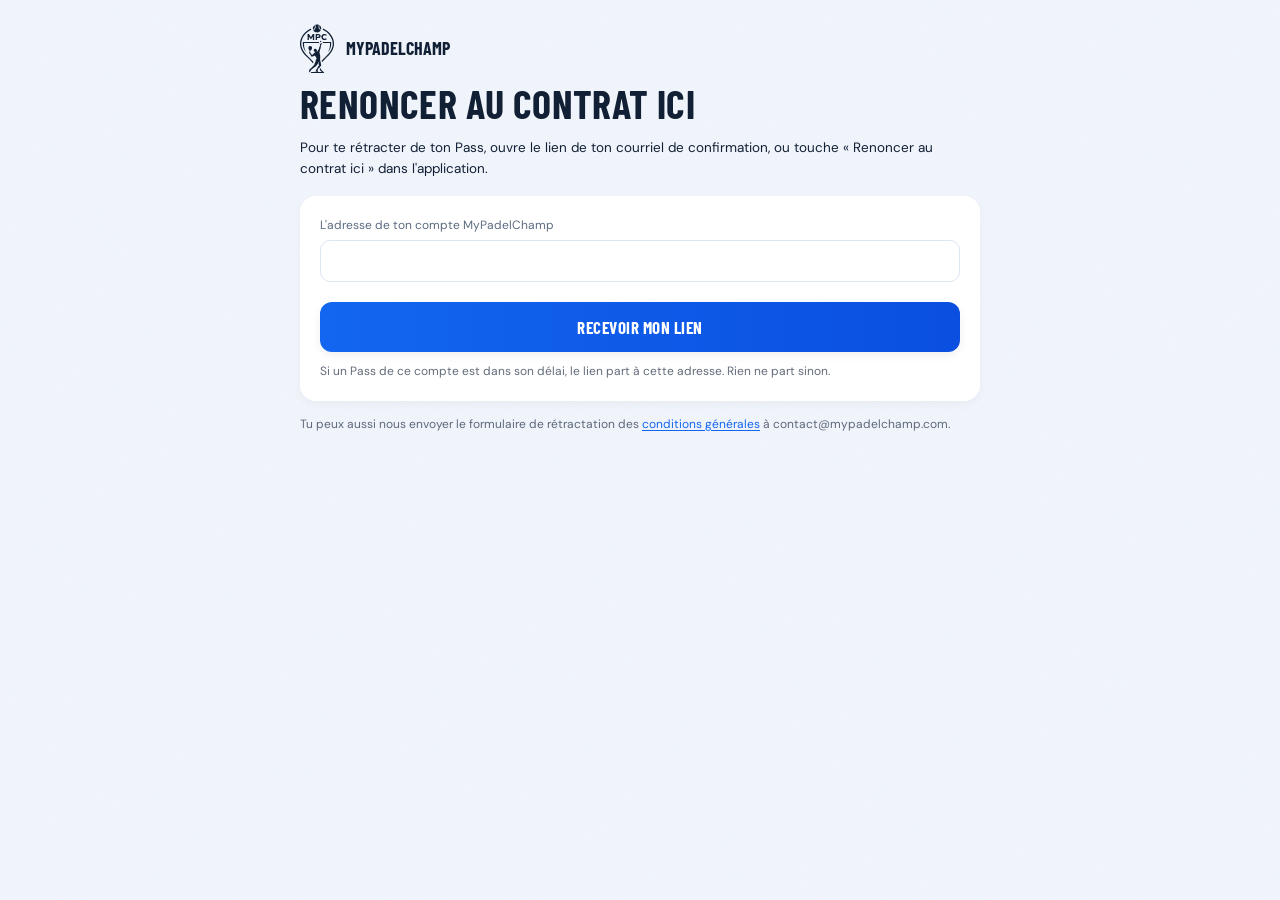
<file: renoncer.html>
<!DOCTYPE html>
<html lang="fr">
<head>
<meta charset="utf-8">
<meta name="viewport" content="width=device-width, initial-scale=1">
<title>Renoncer au contrat ici, MyPadelChamp</title>
<meta name="robots" content="noindex">
<meta name="referrer" content="no-referrer">
<link rel="stylesheet" href="styles.css?v=20261026">
<link rel="icon" href="marque/blason.svg" type="image/svg+xml">
<!--
  La fonction de rétractation du Pass, validée par Derek le 25/10.
  Seule page du site qui exécute un script (R7) : `renoncer.js`, servi par le site, sans cookie ni stockage. Le lien
  personnel porte son jeton dans le fragment (#…), jamais envoyé à l'hébergeur. Ouvrir la page n'écrit rien : seul
  « Confirmer la rétractation » écrit. Sans script, l'état « sans lien » reste, avec le formulaire par courriel.
-->
<script src="renoncer.js?v=20261026"></script>
</head>
<body>

<div class="page renoncer">

  <div class="entete">
    <img src="marque/blason.svg" alt="">
    <a href="index.html">MyPadelChamp</a>
  </div>

  <!-- La déclaration -->
  <section data-etat="declaration" hidden>
    <h1>Te rétracter de ton Pass</h1>
    <p>Vérifie ta déclaration, puis confirme-la. Tu as jusqu'au <span data-champ="fin-courte"></span> inclus.</p>
    <form id="form-declaration" novalidate>
      <div class="carte">
        <p class="declaration" data-champ="declaration"></p>
        <label for="nom">Ton nom et ton prénom</label>
        <input class="champ" id="nom" name="nom" autocomplete="name" required minlength="2" maxlength="120">
        <label for="adresse">L'adresse où recevoir l'accusé de réception</label>
        <input class="champ" id="adresse" name="adresse" type="email" autocomplete="email" required maxlength="200">
      </div>
      <div class="carte">
        <h3>Ce qui te revient</h3>
        <p class="fait"><b data-champ="rembourse"></b> sur ta carte, au plus tard le <span data-champ="au-plus-tard"></span>.</p>
        <p class="fait" data-champ="motif"></p>
      </div>
      <div class="carte">
        <h3>Ton équipe</h3>
        <p data-champ="equipe-phrase"></p>
      </div>
      <button class="bouton primaire" type="submit">Confirmer la rétractation</button>
      <p class="sous-bouton">L'accusé de réception part aussitôt à l'adresse indiquée, avec ta déclaration, la date et l'heure.</p>
      <p class="erreur" data-champ="erreur" hidden></p>
    </form>
  </section>

  <!-- Après la confirmation -->
  <section data-etat="enregistree" hidden>
    <h1>Ta rétractation est enregistrée</h1>
    <p>Reçue le <span data-champ="recue-le"></span>.</p>
    <div class="carte">
      <p class="fait" data-champ="argent"></p>
      <p class="fait">L'accusé de réception est parti à <span data-champ="adresse-accuse"></span>.</p>
      <p class="fait" data-champ="prevenu"></p>
    </div>
    <a class="carte carte-lien" href="mypadelchamp:///">
      <h3>Revenir dans l'application</h3>
      <p class="note">Si elle ne s'ouvre pas, ouvre-la depuis ton écran d'accueil.</p>
    </a>
  </section>

  <!-- Le délai est passé -->
  <section data-etat="delai_passe" hidden>
    <h1>Le délai de rétractation est passé</h1>
    <p>Il a pris fin le <span data-champ="fin-longue"></span> à minuit.</p>
    <div class="carte">
      <p>Un remboursement reste possible dans les cas prévus aux <a href="cgu-cgv.html">conditions générales</a>, par exemple si ta poule n'a pas été lancée. Écris-nous à contact@mypadelchamp.com.</p>
    </div>
  </section>

  <!-- Déjà rétracté -->
  <section data-etat="deja_retracte" hidden>
    <h1 data-champ="deja-titre">Tu t'es déjà rétracté de ce Pass</h1>
    <div class="carte">
      <p class="fait">Rétractation reçue le <span data-champ="deja-recue-le"></span>.</p>
      <p class="fait" data-champ="deja-argent"></p>
    </div>
    <p class="note">Une question : contact@mypadelchamp.com.</p>
  </section>

  <!-- Sans lien, ou lien périmé : l'état par défaut, lisible sans script -->
  <section data-etat="sans_lien">
    <h1>Renoncer au contrat ici</h1>
    <p>Pour te rétracter de ton Pass, ouvre le lien de ton courriel de confirmation, ou touche « Renoncer au contrat ici » dans l'application.</p>
    <form class="carte recevoir" id="form-lien" novalidate>
      <label for="adresse-compte">L'adresse de ton compte MyPadelChamp</label>
      <input class="champ" id="adresse-compte" name="adresse" type="email" autocomplete="email" required maxlength="200">
      <button class="bouton primaire" type="submit">Recevoir mon lien</button>
      <p class="sous-bouton">Si un Pass de ce compte est dans son délai, le lien part à cette adresse. Rien ne part sinon.</p>
    </form>
    <p class="note">Tu peux aussi nous envoyer le formulaire de rétractation des <a href="cgu-cgv.html">conditions générales</a> à contact@mypadelchamp.com.</p>
  </section>

</div>

</body>
</html>
</file>
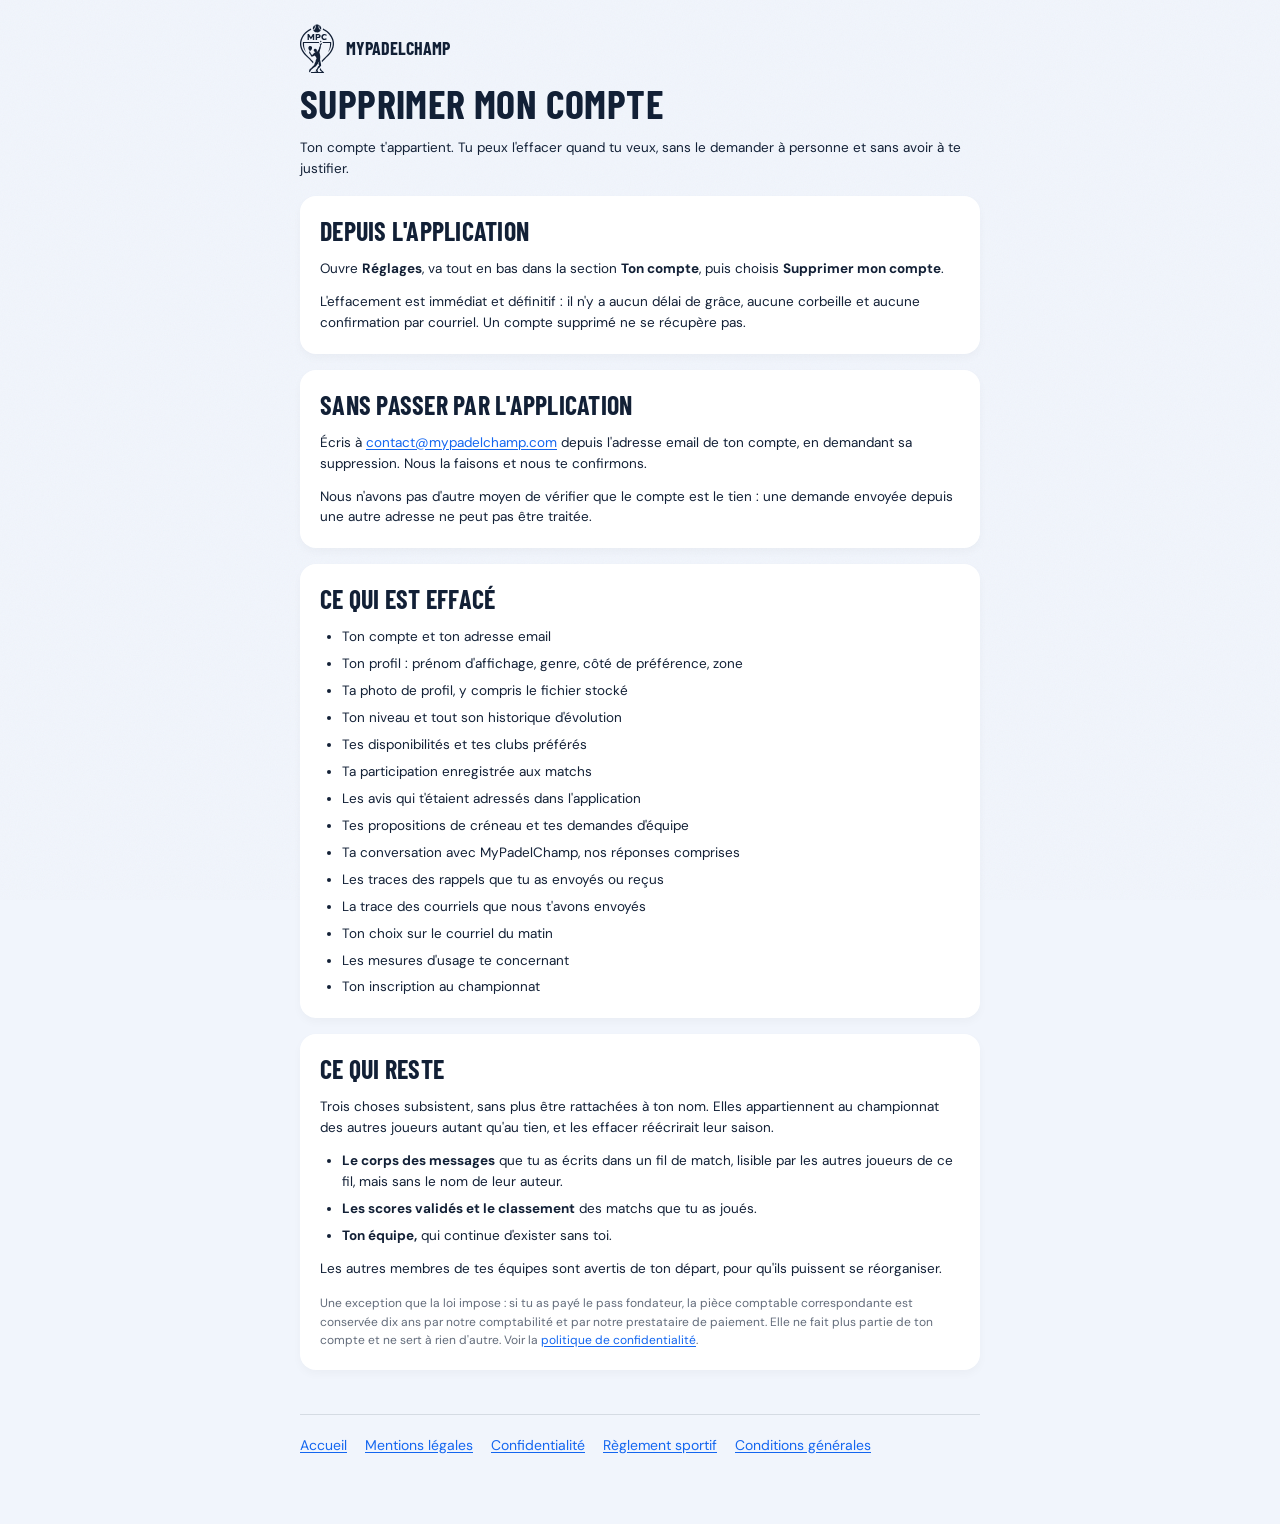
<file: suppression-de-compte.html>
<!DOCTYPE html>
<html lang="fr">
<head>
<meta charset="utf-8">
<meta name="viewport" content="width=device-width, initial-scale=1">
<title>Supprimer mon compte MyPadelChamp</title>
<meta name="description" content="Comment supprimer ton compte MyPadelChamp, depuis l'application ou en écrivant, et ce qui est effacé exactement.">
<link rel="canonical" href="https://mypadelchamp.com/suppression-de-compte">
<link rel="stylesheet" href="styles.css">
<link rel="icon" href="marque/blason.svg" type="image/svg+xml">
<!--
  Page dédiée, exigée par la politique de suppression de données de Google Play : la demande
  doit être possible depuis l'application ET hors de l'application. C'est cette URL qui se
  déclare en Play Console le jour où la distribution passe par le Play Store.

  Les deux listes ci-dessous ne sont pas rédigées d'après le code mais d'après ce que la base
  fait réellement quand un compte est supprimé. Elles se re-vérifient avant chaque
  publication : une page qui décrit une suppression plus large que la vraie est un mensonge,
  et une page qui la décrit plus étroite inquiète pour rien.
-->
</head>
<body>

<div class="page">

  <div class="entete">
    <img src="marque/blason.svg" alt="">
    <a href="index.html">MyPadelChamp</a>
  </div>

  <h1>Supprimer mon compte</h1>
  <p>Ton compte t'appartient. Tu peux l'effacer quand tu veux, sans le demander à personne et sans avoir à te justifier.</p>

  <section class="carte">
    <h2>Depuis l'application</h2>
    <p>Ouvre <b>Réglages</b>, va tout en bas dans la section <b>Ton compte</b>, puis choisis <b>Supprimer mon compte</b>.</p>
    <p>L'effacement est immédiat et définitif : il n'y a aucun délai de grâce, aucune corbeille et aucune confirmation par courriel. Un compte supprimé ne se récupère pas.</p>
  </section>

  <section class="carte">
    <h2>Sans passer par l'application</h2>
    <p>Écris à <a href="mailto:contact@mypadelchamp.com">contact@mypadelchamp.com</a> depuis l'adresse email de ton compte, en demandant sa suppression. Nous la faisons et nous te confirmons.</p>
    <p>Nous n'avons pas d'autre moyen de vérifier que le compte est le tien : une demande envoyée depuis une autre adresse ne peut pas être traitée.</p>
  </section>

  <section class="carte">
    <h2>Ce qui est effacé</h2>
    <ul>
      <li>Ton compte et ton adresse email</li>
      <li>Ton profil : prénom d'affichage, genre, côté de préférence, zone</li>
      <li>Ta photo de profil, y compris le fichier stocké</li>
      <li>Ton niveau et tout son historique d'évolution</li>
      <li>Tes disponibilités et tes clubs préférés</li>
      <li>Ta participation enregistrée aux matchs</li>
      <li>Les avis qui t'étaient adressés dans l'application</li>
      <li>Tes propositions de créneau et tes demandes d'équipe</li>
      <li>Ta conversation avec MyPadelChamp, nos réponses comprises</li>
      <li>Les traces des rappels que tu as envoyés ou reçus</li>
      <li>La trace des courriels que nous t'avons envoyés</li>
      <li>Ton choix sur le courriel du matin</li>
      <li>Les mesures d'usage te concernant</li>
      <li>Ton inscription au championnat</li>
    </ul>
  </section>

  <section class="carte">
    <h2>Ce qui reste</h2>
    <p>Trois choses subsistent, sans plus être rattachées à ton nom. Elles appartiennent au championnat des autres joueurs autant qu'au tien, et les effacer réécrirait leur saison.</p>
    <ul>
      <li><b>Le corps des messages</b> que tu as écrits dans un fil de match, lisible par les autres joueurs de ce fil, mais sans le nom de leur auteur.</li>
      <li><b>Les scores validés et le classement</b> des matchs que tu as joués.</li>
      <li><b>Ton équipe,</b> qui continue d'exister sans toi.</li>
    </ul>
    <p>Les autres membres de tes équipes sont avertis de ton départ, pour qu'ils puissent se réorganiser.</p>
    <p class="note">Une exception que la loi impose : si tu as payé le pass fondateur, la pièce comptable correspondante est conservée dix ans par notre comptabilité et par notre prestataire de paiement. Elle ne fait plus partie de ton compte et ne sert à rien d'autre. Voir la <a href="confidentialite.html">politique de confidentialité</a>.</p>
  </section>

  <footer class="pied">
    <nav>
      <a href="index.html">Accueil</a>
      <a href="mentions-legales.html">Mentions légales</a>
      <a href="confidentialite.html">Confidentialité</a>
      <a href="reglement-sportif.html">Règlement sportif</a>
      <a href="cgu-cgv.html">Conditions générales</a>
    </nav>
  </footer>

</div>

</body>
</html>
</file>
<file: styles.css>
/*
 * Feuille unique du site de conformité MyPadelChamp.
 * Trame : docs/design/site-web/00-trame.md. Fiche : docs/design/site-web/FICHE-CONFORMITE.md.
 *
 * Toute couleur vient de src/constants/theme.ts, jamais approchée : le navy est #122036 et rien
 * d'autre. Une variante d'un chiffre près, inventée, a été rattrapée le 2026-07-29 : la valeur
 * fautive n'est pas recopiée ici, sinon le contrôle de l'assertion 5 la trouverait dans ce
 * commentaire et crierait à chaque passage. Toute taille vient de l'échelle Type du même
 * fichier, plancher 12 px.
 *
 * CACHE : le domaine garde cette feuille 4 heures chez le visiteur (max-age=14400, mesuré le
 * 2026-09-18), alors que les pages HTML sont revérifiées à chaque visite. Une page qui dépend
 * d'une règle neuve l'appelle donc par une adresse versionnée (styles.css?v=AAAAMMJJ), à changer
 * à chaque modification qui la concerne. Sans cela, un visiteur récent voit la page sans ses
 * styles : c'est arrivé à la page /app le jour de sa sortie.
 *
 * Aucune ressource externe : les polices sont servies depuis polices/, le grain est un SVG
 * inline en data URI. C'est ce qui rend vraie la phrase « aucun cookie ni traceur » de la
 * politique de confidentialité.
 */

/* Polices de l'app, sous-ensemblées sur le latin français (35 Ko au total).
   DM Sans pour le corps, Barlow Condensed pour les titres : FontFamily de theme.ts. */
@font-face {
  font-family: 'DM Sans';
  src: url('polices/DMSans-Regular.woff2') format('woff2');
  font-weight: 400;
  font-display: swap;
}
@font-face {
  font-family: 'DM Sans';
  src: url('polices/DMSans-Bold.woff2') format('woff2');
  font-weight: 700;
  font-display: swap;
}
@font-face {
  font-family: 'Barlow Condensed';
  src: url('polices/BarlowCondensed-Bold.woff2') format('woff2');
  font-weight: 700;
  font-display: swap;
}
/* L'italique porte le titre de l'affiche de saison, comme `tileHero` dans l'app
   (MPCText.tsx:37 = FontFamily.headingItalic). Sous-ensemblée le 2026-07-30 avec la
   recette exacte des trois autres : 175 glyphes, latin français, 9,1 Ko. Le cadratin
   n'est pas dans le jeu, la police ne peut donc pas en dessiner un. */
@font-face {
  font-family: 'Barlow Condensed';
  src: url('polices/BarlowCondensed-BoldItalic.woff2') format('woff2');
  font-weight: 700;
  font-style: italic;
  font-display: swap;
}

:root {
  /* Jetons de theme.ts, Colors.light */
  --texte: #122036;
  --fond: #f1f5fc;
  --surface: #ffffff;
  --surface-selection: #eaf1ff;
  --primaire: #1366f0;
  --succes: #16c172;
  /* Colors.light.borderSubtle : le filet anti-slop, jamais une ligne pleine */
  --filet: rgba(18, 32, 54, 0.08);
  /* Terrains.championnat.gradient */
  --champ-haut: #144af2;
  --champ-bas: #0330d8;
  /* Signature.balle : le jaune de la plaque de dates, War Room et affiche */
  --balle: #cfe34a;
  /* Radius.card et les deux ombres anti-slop de Shadows (noir pur, opacité <= 0.08) */
  --rayon-carte: 16px;
  --ombre-carte: 0 4px 10px rgba(0, 0, 0, 0.03);
  --ombre-affiche: 0 8px 20px rgba(0, 0, 0, 0.06);
  /* Échelle Type */
  --t-display: 40px;
  --t-tile-hero: 26px;
  --t-titre-ecran: 21px;
  --t-label-section: 18px;
  --t-base: 14px;
  --t-body: 13.5px;
  --t-caption: 12px;
}

*, *::before, *::after { box-sizing: border-box; }

body {
  margin: 0;
  background: var(--fond);
  color: var(--texte);
  font-family: 'DM Sans', system-ui, sans-serif;
  font-size: var(--t-body);
  line-height: 1.55;
  -webkit-text-size-adjust: 100%;
}

/* Le grain de l'app, posé sur tout l'écran. Sans lui les aplats se lisent comme génériques
   (leçon mesurée le 2026-07-29). Il ne doit jamais intercepter un clic. */
body::before {
  content: '';
  position: fixed;
  inset: 0;
  pointer-events: none;
  z-index: 1;
  opacity: 0.035;
  background-image: url("data:image/svg+xml,%3Csvg xmlns='http://www.w3.org/2000/svg'%3E%3Cfilter id='g'%3E%3CfeTurbulence type='fractalNoise' baseFrequency='0.85' numOctaves='3'/%3E%3C/filter%3E%3Crect width='100%25' height='100%25' filter='url(%23g)'/%3E%3C/svg%3E");
}

/* ===== Ossature ===== */

.page {
  position: relative;
  z-index: 2;
  max-width: 720px;
  margin: 0 auto;
  padding: 0 20px 56px;
}

h1, h2, h3 {
  font-family: 'Barlow Condensed', 'DM Sans', system-ui, sans-serif;
  font-weight: 700;
  text-transform: uppercase;
  letter-spacing: 0.01em;
  /* lineHeight jamais inférieur à fontSize : les accents seraient rognés (leçon du 27/07). */
  line-height: 1.12;
  margin: 0;
}

h1 { font-size: var(--t-display); }
h2 { font-size: var(--t-tile-hero); margin-top: 40px; }
h3 { font-size: var(--t-label-section); margin-top: 28px; }

p { margin: 12px 0 0; }
p:first-child { margin-top: 0; }

a { color: var(--primaire); text-decoration: underline; text-underline-offset: 2px; }

/* ===== L'affiche de saison =====
   Report de la forme B2 de `src/app/championnat/offre.tsx`, arbitrée par Derek le
   2026-07-27 : l'écran EST l'objet qu'il vend. Le site montrait un fronton de marque
   et un titre nu sur fond clair ; il porte désormais la même affiche que l'app, aux
   mêmes valeurs (dégradé Terrains.championnat, bordure de court, plaque de dates au
   jaune Signature.balle). Rien n'est inventé, tout est repris de theme.ts.

   L'axe reste centré, contrairement à l'app qui aligne à gauche : c'est le seul écart,
   il tient au blason et au wordmark, qui n'existent pas sur l'écran d'offre. */

.affiche {
  position: relative;
  /* Enfant direct du body, qui n'a aucun padding : PAS de marge négative ici. Celle de
     l'ancien `.fronton` était écrite pour un enfant de `.page` et faisait déborder la
     page de 20 px à droite, à toutes les largeurs (mesuré de 320 à 1024 le 30/07). */
  margin: 0 0 28px;
  padding: 40px 24px 34px;
  background: linear-gradient(160deg, var(--champ-haut), var(--champ-bas));
  color: var(--surface);
  text-align: center;
  overflow: hidden;
  box-shadow: var(--ombre-affiche);
}

/* Bordure de court seule, sans médiane : l'affiche pose du texte pleine largeur, que le
   filet couperait en deux. Valeurs de `courtBorder` (offre.tsx:262) : 1,2 px à 16 %. */
.affiche::after {
  content: '';
  position: absolute;
  /* Épaisseur et opacité de l'app ; le retrait passe de 9 à 14 px, parce qu'ici l'affiche est
     un bandeau pleine largeur et non une carte de 360 px : à 9 px le filet se lisait comme un
     liseré collé au bord (vu au rendu du 30/07 à 1024 px). */
  inset: 14px;
  border: 1.2px solid rgba(255, 255, 255, 0.16);
  border-radius: 8px;
  pointer-events: none;
}

.affiche img.blason {
  display: block;
  width: 88px;
  height: auto;
  margin: 0 auto 16px;
  /* Le SVG est navy : sur l'affiche il se pose en blanc. */
  filter: brightness(0) invert(1);
}

/* Le wordmark identifie la marque, il ne doit pas dominer le titre de la saison : sur
   l'écran d'offre de l'app, le titre est seul et il EST le héros. Ramené de 300 à 220 px
   pour que la hiérarchie soit la même ici (vu au rendu du 30/07, où il l'écrasait). */
.affiche img.wordmark {
  display: block;
  width: min(220px, 62%);
  height: auto;
  margin: 0 auto;
  filter: brightness(0) invert(1);
}

/* Variant `kpiLabel` : DM Sans 12 px, interlettrage 0,4, capitales. L'app le pose à 72 %
   de blanc, ce qui donne 4,0:1 sur le bleu du haut ; monté à 86 % pour tenir 5,1:1. */
.affiche .kicker {
  margin: 26px 0 0;
  font-size: var(--t-caption);
  letter-spacing: 0.4px;
  text-transform: uppercase;
  color: rgba(255, 255, 255, 0.86);
}

/* Variant `tileHero` : Barlow Condensed Bold Italic 26 px, interlettrage 0,26, capitales.
   L'interligne reste au-dessus de la taille, sinon les accents des capitales sont rognés
   (leçon du 27/07, et l'app pose 27 pour 26). */
.affiche h1 {
  margin: 6px 0 0;
  font-family: 'Barlow Condensed', 'DM Sans', system-ui, sans-serif;
  font-style: italic;
  font-size: var(--t-tile-hero);
  line-height: 1.06;
  letter-spacing: 0.26px;
  text-transform: uppercase;
  color: var(--surface);
}

/* La plaque de `offre.tsx:276` : fond navy à 62 %, filet blanc à 16 %, rayon 9.
   Un écart assumé sur la seule valeur de fond : l'app y écrit un navy littéral qui ne vient
   d'aucun jeton de theme.ts, et il n'est pas recopié ici, sinon le contrôle de l'assertion 5
   le trouverait dans ce commentaire et crierait à chaque passage. Le site dérive du navy `--texte`
   (#122036), comme l'exige l'assertion 5 de la fiche. Les deux sont des navy à 62 % sur
   un bleu profond, l'écart ne se voit pas ; c'est l'app qui devrait rentrer dans le rang. */
.affiche .plaque {
  display: inline-block;
  margin-top: 14px;
  padding: 8px 12px;
  background: rgba(18, 32, 54, 0.62);
  border: 1px solid rgba(255, 255, 255, 0.16);
  border-radius: 9px;
}

.affiche .plaque-dates {
  margin: 0;
  font-family: 'Barlow Condensed', system-ui, sans-serif;
  font-weight: 700;
  font-size: var(--t-base);
  letter-spacing: 0.4px;
  text-transform: uppercase;
  color: var(--balle);
}

.affiche .plaque-ligne {
  margin: 2px 0 0;
  font-size: var(--t-caption);
  color: rgba(255, 255, 255, 0.78);
}

/* L'accroche a quitté l'affiche : elle décrit l'entreprise, ce que Stripe demande, et
   elle se lit mieux en noir sur le fond clair qu'en blanc sur le bleu. */
.accroche {
  margin: 0 0 4px;
  font-size: var(--t-base);
}

/* ===== En-tête des pages secondaires ===== */

.entete {
  display: flex;
  align-items: center;
  gap: 12px;
  padding: 24px 0 8px;
}

.entete img {
  width: 34px;
  height: auto;
}

.entete a {
  font-family: 'Barlow Condensed', system-ui, sans-serif;
  font-size: var(--t-label-section);
  text-transform: uppercase;
  color: var(--texte);
  text-decoration: none;
}

/* ===== Cartes ===== */

/* Rayon et ombre repris à l'exact de `Radius.card` (16) et `Shadows.light` : le site
   posait 14 px et une ombre à 0,05 de son cru, l'app pose 16 px et 0 4px 10px / 0,03. */
.carte {
  background: var(--surface);
  border-radius: var(--rayon-carte);
  padding: 20px;
  margin-top: 16px;
  /* Ombre anti-slop : noir pur, opacité sous 0.08, jamais de teinte bleue. */
  box-shadow: var(--ombre-carte);
}

/* La marge basse est portée par le titre, jamais retirée au premier paragraphe : sans elle le
   texte touche le titre (vu au rendu du 2026-07-29 sur la première carte de l'accueil).
   Seul le PREMIER titre de la carte perd sa marge haute : l'annuler pour tous collait les
   sous-titres au contenu qui les précède (même rendu, page confidentialité). */
.carte h2, .carte h3 { margin-bottom: 14px; }
.carte > h2:first-child, .carte > h3:first-child { margin-top: 0; }

/* Un fait : son intitulé en gras, sa suite dans la même phrase. Les faits sont séparés
   par le filet `borderSubtle`, comme `faitSuivant` dans l'app (offre.tsx:298), et non
   par un simple blanc : c'est ce qui les fait lire comme une liste de garanties. */
.fait { margin-top: 0; padding: 9px 0; }
.fait + .fait { border-top: 1px solid var(--filet); }
.fait:first-of-type { padding-top: 0; }
.fait:last-of-type { padding-bottom: 0; }
.fait b { font-weight: 700; }

/* ===== Le prix ===== */

/* Centré et non aligné sur la ligne de base : le détail fait deux lignes, et une baseline
   commune le laissait flotter sous le montant. */
.prix {
  display: flex;
  align-items: center;
  gap: 18px;
  flex-wrap: wrap;
}

.prix .montant {
  font-family: 'Barlow Condensed', system-ui, sans-serif;
  font-weight: 700;
  font-size: 56px;
  line-height: 1;
  color: var(--texte);
}

.prix .detail { flex: 1 1 15em; min-width: 12em; }

.note {
  margin-top: 14px;
  font-size: var(--t-caption);
  color: rgba(18, 32, 54, 0.66);
}

/* Une carte entière qui est un lien : le geste unique des pages de retour du paiement
   (paiement-recu, paiement-en-cours, paiement-impossible). Arbitré par Derek le 2026-09-19 :
   le lien seul faisait 18 px de haut, la carte en fait 114. Précédent : les terrains de /app,
   liens de toute leur surface (`a.terrain`). */
a.carte-lien { display: block; color: var(--texte); text-decoration: none; }
a.carte-lien h2, a.carte-lien h3 { margin: 0; color: var(--primaire); }
a.carte-lien .note { margin-top: 8px; }
a.carte-lien:focus-visible { outline: 3px solid var(--texte); outline-offset: 3px; }

/* ===== Logos des cartes ===== */

.logos-cartes {
  display: flex;
  gap: 12px;
  align-items: center;
  margin-top: 8px;
  color: rgba(18, 32, 54, 0.72);
}

ul, ol { margin: 12px 0 0; padding-left: 22px; }
li { margin-top: 6px; }

/* ===== Table des mentions ===== */

.mentions {
  width: 100%;
  border-collapse: collapse;
  margin-top: 8px;
  font-size: var(--t-base);
}

.mentions th, .mentions td {
  text-align: left;
  vertical-align: top;
  padding: 9px 12px 9px 0;
  border-bottom: 1px solid var(--surface-selection);
}

/* Jamais de nowrap : c'est lui qui forçait le tableau à dépasser la carte entre 481 et 560 px
   de large, et la page défilait en travers (mesuré au rendu du 2026-07-29). Le libellé se
   replie, ce qui ne coûte rien. */
.mentions th {
  font-weight: 700;
  width: 38%;
}

.mentions tr:last-child th, .mentions tr:last-child td { border-bottom: none; }

/* Tableau large : il défile dans sa propre boîte, la page ne défile jamais en travers. */
.defilant { overflow-x: auto; }

/* ===== Jeton non rempli =====
   Visible exprès, et vérifiable par grep : l'assertion 2 de la fiche interdit la publication
   tant qu'il en reste un. */
.jeton {
  background: var(--surface-selection);
  border-bottom: 2px solid var(--primaire);
  padding: 0 4px;
  font-weight: 700;
}

/* ===== Pied de page ===== */

.pied {
  margin-top: 44px;
  padding-top: 20px;
  border-top: 1px solid rgba(18, 32, 54, 0.12);
  font-size: var(--t-caption);
  color: rgba(18, 32, 54, 0.66);
}

.pied nav {
  display: flex;
  flex-wrap: wrap;
  gap: 8px 18px;
  margin-bottom: 12px;
  font-size: var(--t-base);
}

/* ===== Petits écrans ===== */

/* Seuil à 560 px et non 480 : entre les deux, une colonne de libellés et une de valeurs ne
   tiennent pas dans la carte. Les couples libellé/valeur s'empilent plutôt que de se serrer. */
/* Au-delà du mobile, le titre de l'affiche passe de `tileHero` (26) à `display` (40) : la
   même échelle Type, le jeton du dessus. À 26 px sur une bannière de 720 px de large, il se
   lisait comme une légende sous le wordmark et non comme le titre de la saison. */
@media (min-width: 561px) {
  .affiche h1 { font-size: var(--t-display); }
}

@media (max-width: 560px) {
  h1 { font-size: 32px; }
  /* Le titre de l'affiche garde sa taille d'app, il ne suit pas le h1 des autres pages. */
  .affiche h1 { font-size: var(--t-tile-hero); }
  .prix .montant { font-size: 44px; }
  .mentions, .mentions tbody, .mentions tr, .mentions th, .mentions td { display: block; }
  .mentions th { width: auto; padding-bottom: 0; border-bottom: none; }
  .mentions td { padding-top: 2px; }
  /* Une adresse email ou une URL ne doit pas pousser la carte hors de l'écran. */
  a { overflow-wrap: anywhere; }
}

/* ===== Page /app : un terrain par information =====
   Page d'arrivée du QR des affiches de club. Chaque information est portée par un court vu du
   ciel au tracé réglementaire, dans une surface de l'app prélevée sur photo (Terrains et
   SURFACES de l'app) : bleu sablé pour l'App Store, synthétique vert pour Android, terre battue
   pour Instagram. L'élément central est posé sur le filet, comme le VS de l'affiche de match,
   et les lignes s'interrompent autour de lui : Apple demande autour du badge une marge libre
   d'un quart de sa hauteur. */

:root {
  --sable-haut: #1e63c4;
  --sable-bas: #0f4ba6;
  --gazon-haut: #6e8f57;
  --gazon-bas: #4c6345;
  --terre-haut: #cc774c;
  --terre-bas: #96532f;
  /* Lignes de court : COURT_LINE de l'affiche de l'app */
  --ligne-court: rgba(255, 255, 255, 0.22);
  /* La plaque du site (offre.tsx:276), navy à 62 % */
  --plaque: rgba(18, 32, 54, 0.62);
}

/* Le bandeau reprend la photo de l'image de présentation Play. Pas de second voile sur une
   photo déjà bichromée : un dégradé local sous le texte seulement, dimensionné au pire pixel
   de la zone de texte (6,4:1 mesuré le 18/09). */
.bandeau-app {
  position: relative;
  z-index: 2;
  height: 240px;
  overflow: hidden;
  background: var(--champ-bas);
}
.bandeau-app .bandeau-photo {
  position: absolute;
  inset: 0;
  width: 100%;
  height: 100%;
  object-fit: cover;
  object-position: 40% 20%;
}
.bandeau-app::after {
  content: '';
  position: absolute;
  left: 0;
  right: 0;
  bottom: 0;
  height: 62%;
  background: linear-gradient(180deg, rgba(3, 48, 216, 0), rgba(3, 48, 216, 0.82) 70%);
}
/* Le texte du bandeau suit la colonne des terrains : même largeur maximale, même marge. */
.bandeau-texte {
  position: absolute;
  z-index: 1;
  left: 0;
  right: 0;
  bottom: 20px;
  max-width: 560px;
  margin: 0 auto;
  padding: 0 20px;
}
.bandeau-texte h1 { margin: 0; line-height: 0; }
.bandeau-texte h1 img {
  width: 220px;
  height: auto;
  filter: brightness(0) invert(1);
}
.bandeau-texte p {
  margin: 10px 0 0;
  font-size: var(--t-base);
  letter-spacing: 1px;
  text-transform: uppercase;
  color: var(--surface);
}

.page-app { max-width: 560px; padding-top: 20px; }
.app-colonne { max-width: 720px; margin-top: 18px; }
.app-colonne .pied { margin-top: 28px; }

.terrains {
  display: flex;
  flex-direction: column;
  gap: 14px;
}

/* La carte : le court inscrit à 12 px (les vitres), qui garde sa proportion 2:1 à toute
   largeur ; la carte en tire sa hauteur. */
.terrain {
  position: relative;
  display: block;
  /* En bas, la zone technique hors des vitres, comme sur l'affiche de l'app */
  padding: 12px 12px 44px;
  border-radius: var(--rayon-carte);
  overflow: hidden;
  box-shadow: var(--ombre-affiche);
  color: var(--surface);
  text-decoration: none;
}
a.terrain:focus-visible { outline: 3px solid var(--texte); outline-offset: 3px; }
.terrain-sable { background: linear-gradient(160deg, var(--sable-haut), var(--sable-bas)); }
.terrain-gazon { background: linear-gradient(160deg, var(--gazon-haut), var(--gazon-bas)); }
.terrain-terre { background: linear-gradient(160deg, var(--terre-haut), var(--terre-bas)); }
/* Les nappes de sable du bleu sablé, extraites de la photo de référence de l'app. */
.terrain-sable::before {
  content: '';
  position: absolute;
  inset: 0;
  opacity: 0.55;
  mix-blend-mode: screen;
  background: url('images/sable.png') center / cover;
  pointer-events: none;
}

.court {
  --gw: 0px;  /* largeur libre autour de l'élément central */
  --gh: 0px;  /* hauteur libre autour de l'élément central */
  position: relative;
  display: block;
  aspect-ratio: 2 / 1;
}
.court > span { position: absolute; }
.l-cadre { inset: 0; border: 1.5px solid var(--ligne-court); }
/* Lignes de service à 3,05 m du fond, soit 15,25 % des 20 m */
.l-service-g, .l-service-d { top: 0; bottom: 0; width: 1.5px; background: var(--ligne-court); }
.l-service-g { left: 15.25%; }
.l-service-d { right: 15.25%; }
/* Ligne centrale, entre les deux lignes de service, coupée autour de l'élément */
.l-centre-g, .l-centre-d { top: calc(50% - 0.75px); height: 1.5px; background: var(--ligne-court); }
.l-centre-g { left: 15.25%; right: calc(50% + var(--gw) / 2); }
.l-centre-d { left: calc(50% + var(--gw) / 2); right: 15.25%; }
/* Le filet, en pointillé, coupé de même */
.l-filet-h, .l-filet-b { left: calc(50% - 1px); width: 0; border-left: 2px dotted rgba(255, 255, 255, 0.7); }
.l-filet-h { top: 0; bottom: calc(50% + var(--gh) / 2); }
.l-filet-b { top: calc(50% + var(--gh) / 2); bottom: 0; }
.poteau { left: calc(50% - 3px); width: 6px; height: 6px; border-radius: 3px; background: var(--surface); }
.poteau-h { top: -3px; }
.poteau-b { bottom: -3px; }

.centre {
  inset: 0;
  display: flex;
  align-items: center;
  justify-content: center;
}
/* Même hauteur pour les deux badges : Google demande le sien au moins aussi grand que les autres. */
.badge-app-store, .badge-google-play { display: block; height: 56px; width: auto; }
.qr {
  display: block;
  background: var(--surface);
  border-radius: 10px;
  overflow: hidden;
}
.qr img { display: block; width: 100%; height: 100%; }
/* Le QR généré n'a qu'un module de marge : la norme en demande quatre. */
.qr-marge { padding: 8px; }
.qr-marge img { image-rendering: pixelated; }
.terrain-instagram .qr { width: 120px; height: 120px; }

.terrain-apple .court { --gw: 205px; --gh: 84px; }
.terrain-google .court { --gw: 216px; --gh: 84px; }
.terrain-instagram .court { --gw: 144px; --gh: 128px; }

/* Les deux camps ne servent que sur ordinateur, où l'on doit faire passer l'app sur le
   téléphone : le badge dans un camp, le QR de la fiche dans l'autre. */
.camps { display: none; }

/* La zone technique : une information que le centre ne porte pas, hors des vitres (charte
   §2.1), sur une plaque locale ; le blanc seul échouait au contraste sur les trois terrains
   (1,6 à 3,6:1 au pire pixel). */
.zone-technique {
  position: absolute;
  left: 12px;
  bottom: 10px;
  padding: 3px 8px;
  background: var(--plaque);
  border-radius: 6px;
  font-family: 'Barlow Condensed', system-ui, sans-serif;
  font-weight: 700;
  font-size: var(--t-base);
  letter-spacing: 0.4px;
  text-transform: uppercase;
  color: var(--surface);
}

/* La consigne dit le geste, pas « télécharger », que le badge dit déjà (charte §4) : on touche
   sur téléphone, on scanne le QR sur ordinateur. */
.geste-ordi { display: none; }

@media (min-width: 600px) {
  .bandeau-app { height: 360px; }
  .bandeau-app .bandeau-photo { object-position: 40% 0%; }
  .bandeau-texte { bottom: 48px; }
  .bandeau-texte h1 img { width: 368px; }
  .bandeau-texte p { font-size: 24px; }
  .page-app { padding-top: 32px; }
}

/* À partir de 900 px on est sur ordinateur : il faut faire passer l'app sur le téléphone, donc
   les cartes App Store et Google Play montrent aussi le QR de leur fiche. En dessous de 1180 px, les terrains restent
   empilés (560 px de large, le court a toute la place). */
@media (min-width: 900px) {
  .geste-tel { display: none; }
  .geste-ordi { display: inline; }
  :is(.terrain-apple, .terrain-google) .centre-seul { display: none; }
  :is(.terrain-apple, .terrain-google) .camps { display: flex; inset: 0; }
  :is(.terrain-apple, .terrain-google) .court { --gw: 9999px; --gh: 152px; }
  :is(.terrain-apple, .terrain-google) :is(.l-filet-h, .l-filet-b) { top: 0; bottom: 0; }
  /* Les lignes de service s'interrompent sur la hauteur du badge et du QR. */
  :is(.terrain-apple, .terrain-google) :is(.l-service-g, .l-service-d) {
    background: linear-gradient(180deg,
      var(--ligne-court) calc(50% - var(--gh) / 2), transparent 0,
      transparent calc(50% + var(--gh) / 2), var(--ligne-court) 0);
  }
  .camp { flex: 1 1 0; display: flex; align-items: center; justify-content: center; }
  .camps :is(.badge-app-store, .badge-google-play) { height: 48px; }
  .camps .qr { width: 140px; height: 140px; }

  /* Même taille que le QR de l'App Store : les deux hauts s'alignent d'une carte à l'autre. */
  .terrain-instagram .qr { width: 140px; height: 140px; }
  .terrain-instagram .court { --gw: 164px; --gh: 148px; }
}

/* Trois terrains de front à partir de 1180 px : en dessous, un QR de 160 px ne tient plus
   dans la hauteur d'un court de trois colonnes. */
@media (min-width: 1180px) {
  .page-app { max-width: 1256px; }
  .bandeau-texte { max-width: 1256px; }
  .terrains { flex-direction: row; gap: 17px; }
  /* Deux colonnes exactes de la grille des terrains : le bord droit tombe sur celui du
     deuxième terrain. */
  .app-colonne { max-width: calc((100% - 34px) / 3 * 2 + 17px); }
  .terrain { flex: 1 1 0; min-width: 0; }
  .app-colonne { margin-top: 24px; }
}

.invitation { margin-bottom: 16px; }

/* ===== La page /renoncer (S71b, planche G1 A validée le 25/10) =====
   Le champ et le bouton sont ceux de l'app (`Input`, `Button` : 50 pt, rayon 12, dégradé de `theme.ts`) : le site
   n'avait ni l'un ni l'autre. Portée limitée à la page, rien ne change ailleurs. Sans script, l'état « sans lien »
   reste lisible et son formulaire se cache (il ne peut rien envoyer). */
.avec-jeton [data-etat="sans_lien"] { display: none; }
html:not(.js) .renoncer .recevoir { display: none; }
.renoncer label { display: block; font-size: var(--t-caption); color: #5d6b81; margin: 14px 0 6px; }
.renoncer .carte > label:first-child { margin-top: 0; }
.renoncer .champ {
  display: block;
  width: 100%;
  font: 15px 'DM Sans', system-ui, sans-serif;
  color: var(--texte);
  background: #ffffff;
  border: 1px solid #dde5f0;
  border-radius: 10px;
  padding: 10px 14px;
}
.renoncer .champ:focus-visible { outline: 3px solid var(--primaire); outline-offset: 1px; }
.renoncer .bouton {
  display: block;
  width: 100%;
  height: 50px;
  margin-top: 20px;
  border: 0;
  border-radius: 12px;
  color: #ffffff;
  font: 700 17px 'Barlow Condensed', system-ui, sans-serif;
  letter-spacing: 0.5px;
  text-transform: uppercase;
  box-shadow: 0 4px 10px rgba(0, 0, 0, 0.06);
  cursor: pointer;
}
.renoncer .bouton.primaire { background: linear-gradient(90deg, #1366f0, #0a4fe0); }
.renoncer .bouton:disabled { opacity: 0.5; cursor: default; }
.renoncer .bouton:focus-visible { outline: 3px solid var(--texte); outline-offset: 3px; }
.renoncer .sous-bouton { margin-top: 10px; font-size: var(--t-caption); color: rgba(18, 32, 54, 0.66); }
.renoncer .declaration { font-size: 15px; line-height: 1.5; margin: 0; }
.renoncer .erreur { margin-top: 10px; font-size: var(--t-base); color: #e63946; }

/* L'impression (S71b : le PDF des CGV joint à la confirmation d'achat) : sans le grain plein écran, qui se rastérise
   à chaque page et faisait peser le PDF plus de cent mégaoctets. */
@media print {
  body::before { display: none; }
}
</file>
